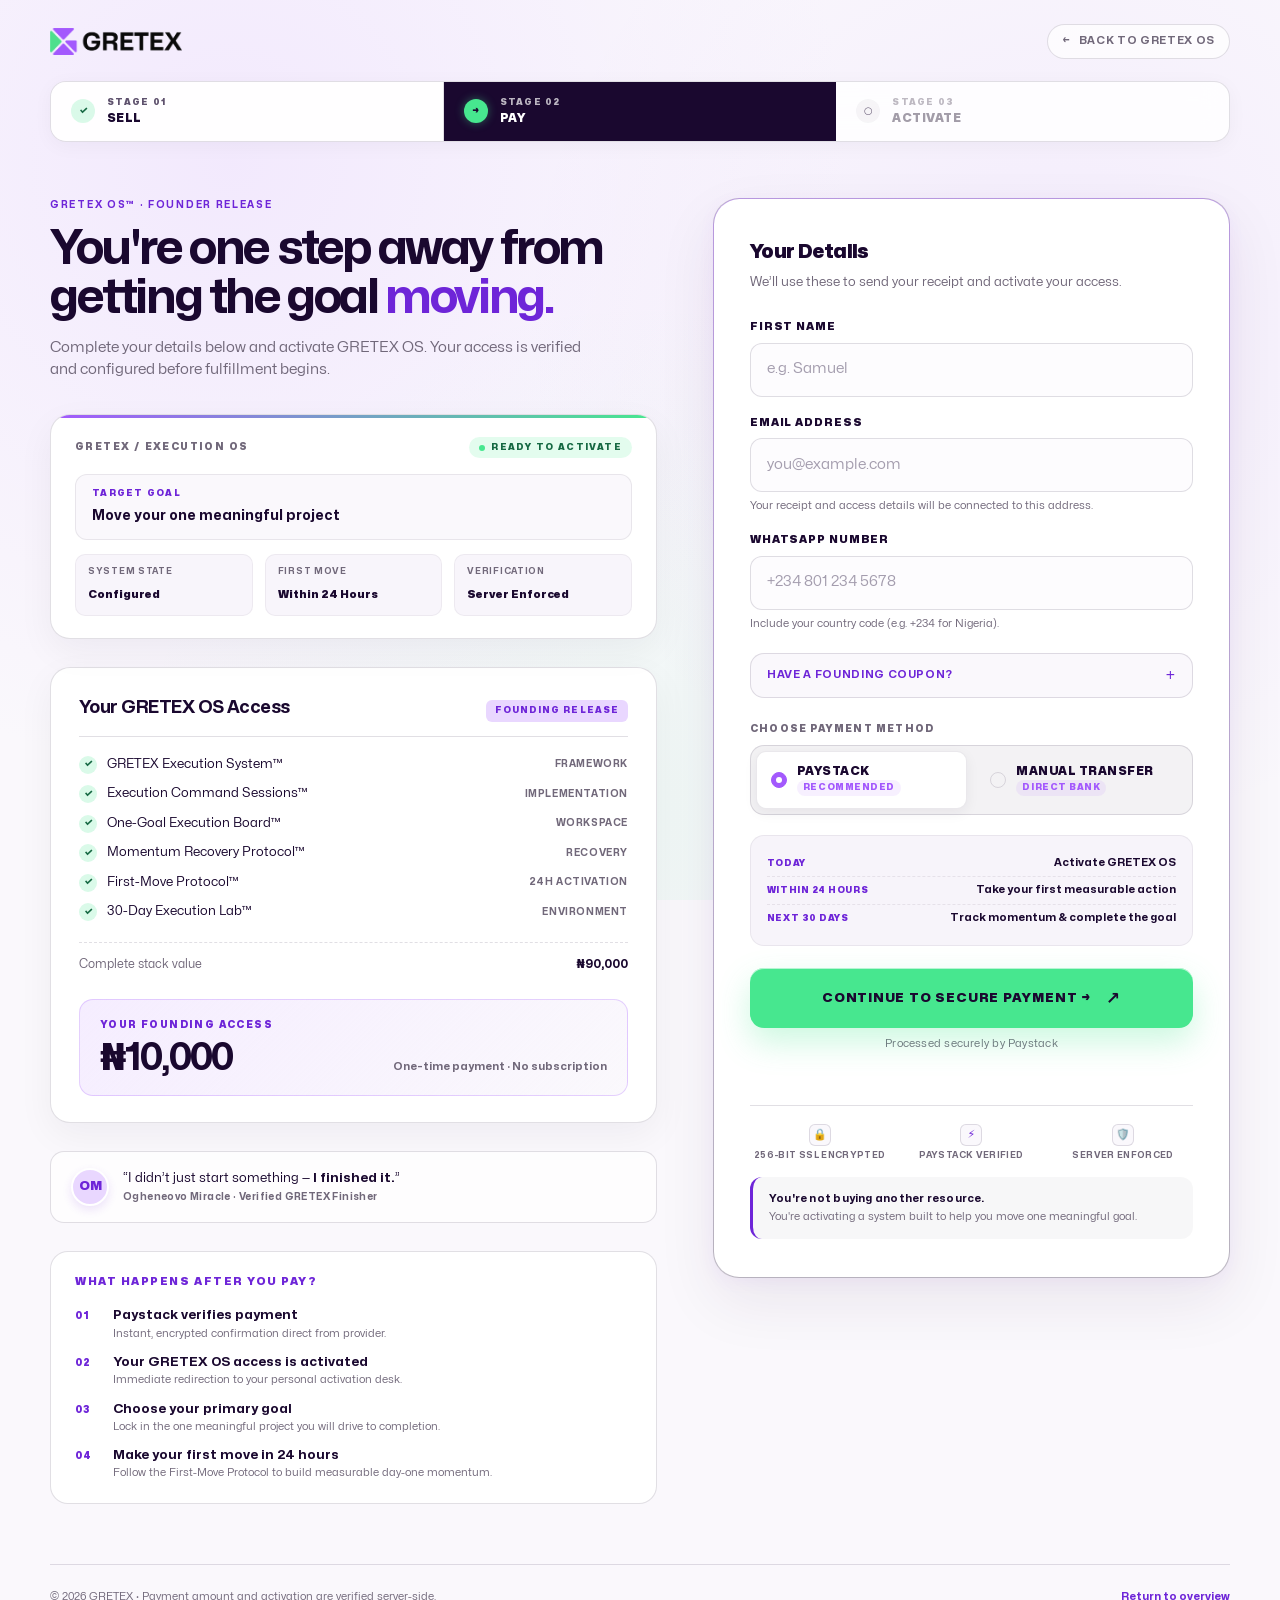
<file: checkout/index.html>
<!doctype html>
<html lang="en">
<head>
  <meta charset="utf-8">
  <meta name="viewport" content="width=device-width,initial-scale=1">
  <meta name="description" content="Secure founding access to GRETEX OS™. One-time payment, instant verification, and immediate 24-hour activation.">
  <meta name="theme-color" content="#FAF8FC">
  <title>Checkout · GRETEX OS™ — Activate Your Execution System</title>
  <link rel="icon" href="/assets/gretex-icon.webp">
  <link rel="preload" href="/assets/Mona-Sans-Regular.ttf" as="font" type="font/ttf" crossorigin>
  <link rel="preload" href="/assets/Mona-Sans-Bold.ttf" as="font" type="font/ttf" crossorigin>
  <link rel="preload" href="/assets/Mona-Sans-Black.ttf" as="font" type="font/ttf" crossorigin>
  <link rel="stylesheet" href="/styles/system.css">
  <link rel="stylesheet" href="/styles/checkout.css">
</head>
<body class="checkout-page">
  <a class="skip" href="#main">Skip to checkout details</a>

  <header class="checkout-header shell">
    <div class="checkout-header-inner">
      <a class="brand" href="/" aria-label="GRETEX OS Home">
        <img src="/assets/gretex-logo.webp" width="132" height="28" alt="GRETEX">
      </a>
      <div class="checkout-header-actions">
        <a class="checkout-back-link" href="/" aria-label="Return to GRETEX OS overview">
          <span aria-hidden="true">←</span> Back to GRETEX OS
        </a>
      </div>
    </div>

    <!-- 3-Stage Progress Rail -->
    <nav class="checkout-rail" aria-label="Checkout journey progress">
      <div class="rail-stage is-complete" aria-label="Stage 1: Sell completed">
        <span class="rail-badge" aria-hidden="true">✓</span>
        <div class="rail-text">
          <span class="rail-step-num">STAGE 01</span>
          <span class="rail-title">SELL</span>
        </div>
      </div>
      <div class="rail-stage is-active" aria-current="step" aria-label="Stage 2: Pay active">
        <span class="rail-badge" aria-hidden="true">→</span>
        <div class="rail-text">
          <span class="rail-step-num">STAGE 02</span>
          <span class="rail-title">PAY</span>
        </div>
      </div>
      <div class="rail-stage is-locked" aria-label="Stage 3: Activate upcoming">
        <span class="rail-badge" aria-hidden="true">○</span>
        <div class="rail-text">
          <span class="rail-step-num">STAGE 03</span>
          <span class="rail-title">ACTIVATE</span>
        </div>
      </div>
    </nav>
  </header>

  <main id="main" class="shell checkout-main-grid">
    <!-- Left Column: Order Experience & Reassurance -->
    <section class="checkout-left-flow" aria-labelledby="checkout-headline">
      <div class="checkout-headline-block">
        <p class="eyebrow">GRETEX OS™ · Founder Release</p>
        <h1 id="checkout-headline">You're one step away from getting the goal <em>moving.</em></h1>
        <p class="lede">Complete your details below and activate GRETEX OS. Your access is verified and configured before fulfillment begins.</p>
      </div>

      <!-- Compact System State / Product Visual Box -->
      <div class="os-preview-box" aria-label="Execution system status preview">
        <div class="os-preview-header">
          <span>GRETEX / EXECUTION OS</span>
          <span class="os-status-tag"><i aria-hidden="true"></i> READY TO ACTIVATE</span>
        </div>
        <div class="os-goal-row">
          <span class="os-goal-label">TARGET GOAL</span>
          <span class="os-goal-value">Move your one meaningful project</span>
        </div>
        <div class="os-meta-grid">
          <div class="os-meta-item">
            <span>System State</span>
            <strong>Configured</strong>
          </div>
          <div class="os-meta-item">
            <span>First Move</span>
            <strong>Within 24 Hours</strong>
          </div>
          <div class="os-meta-item">
            <span>Verification</span>
            <strong>Server Enforced</strong>
          </div>
        </div>
      </div>

      <!-- Order Summary Card -->
      <div class="order-summary-card" aria-labelledby="order-summary-title">
        <div class="summary-card-header">
          <h2 id="order-summary-title">Your GRETEX OS Access</h2>
          <span class="summary-release-pill">Founding Release</span>
        </div>

        <ul class="summary-systems-list" aria-label="Included operating systems">
          <li>
            <div class="summary-item-left">
              <span class="summary-check-icon" aria-hidden="true">✓</span>
              <span>GRETEX Execution System™</span>
            </div>
            <span class="summary-item-tag">Framework</span>
          </li>
          <li>
            <div class="summary-item-left">
              <span class="summary-check-icon" aria-hidden="true">✓</span>
              <span>Execution Command Sessions™</span>
            </div>
            <span class="summary-item-tag">Implementation</span>
          </li>
          <li>
            <div class="summary-item-left">
              <span class="summary-check-icon" aria-hidden="true">✓</span>
              <span>One-Goal Execution Board™</span>
            </div>
            <span class="summary-item-tag">Workspace</span>
          </li>
          <li>
            <div class="summary-item-left">
              <span class="summary-check-icon" aria-hidden="true">✓</span>
              <span>Momentum Recovery Protocol™</span>
            </div>
            <span class="summary-item-tag">Recovery</span>
          </li>
          <li>
            <div class="summary-item-left">
              <span class="summary-check-icon" aria-hidden="true">✓</span>
              <span>First-Move Protocol™</span>
            </div>
            <span class="summary-item-tag">24h Activation</span>
          </li>
          <li>
            <div class="summary-item-left">
              <span class="summary-check-icon" aria-hidden="true">✓</span>
              <span>30-Day Execution Lab™</span>
            </div>
            <span class="summary-item-tag">Environment</span>
          </li>
        </ul>

        <div class="summary-stack-value-line">
          <span>Complete stack value</span>
          <strong>₦90,000</strong>
        </div>

        <!-- Price Presentation Box -->
        <div class="checkout-pricing-box" aria-label="Checkout price summary">
          <div class="pricing-box-label">
            <span>Your founding access</span>
            <span class="coupon-active-badge" id="coupon-active-badge" hidden>25% SAVINGS ACTIVE</span>
          </div>
          <div class="pricing-box-total-row">
            <div>
              <span class="pricing-original-strike" id="pricing-strike" hidden aria-label="Original price ₦10,000">₦10,000</span>
              <strong data-total>₦10,000</strong>
            </div>
            <span class="pricing-box-note">One-time payment · No subscription</span>
          </div>
        </div>
      </div>

      <!-- Micro-Proof Reassurance -->
      <div class="micro-proof-box" aria-label="Verified participant quote">
        <div class="micro-proof-avatar" aria-hidden="true">OM</div>
        <div>
          <blockquote class="micro-proof-quote">
            “I didn’t just start something — <em>I finished it.</em>”
          </blockquote>
          <div class="micro-proof-author">Ogheneovo Miracle · Verified GRETEX Finisher</div>
        </div>
      </div>

      <!-- What Happens Next Reassurance -->
      <div class="what-happens-card" aria-labelledby="what-happens-title">
        <h3 id="what-happens-title">What happens after you pay?</h3>
        <div class="next-steps-list">
          <div class="next-step-row">
            <span class="next-step-num">01</span>
            <div class="next-step-text">
              <strong>Paystack verifies payment</strong>
              <span>Instant, encrypted confirmation direct from provider.</span>
            </div>
          </div>
          <div class="next-step-row">
            <span class="next-step-num">02</span>
            <div class="next-step-text">
              <strong>Your GRETEX OS access is activated</strong>
              <span>Immediate redirection to your personal activation desk.</span>
            </div>
          </div>
          <div class="next-step-row">
            <span class="next-step-num">03</span>
            <div class="next-step-text">
              <strong>Choose your primary goal</strong>
              <span>Lock in the one meaningful project you will drive to completion.</span>
            </div>
          </div>
          <div class="next-step-row">
            <span class="next-step-num">04</span>
            <div class="next-step-text">
              <strong>Make your first move in 24 hours</strong>
              <span>Follow the First-Move Protocol to build measurable day-one momentum.</span>
            </div>
          </div>
        </div>
      </div>
    </section>

    <!-- Right Column: Buyer Details & Secure Checkout Form -->
    <section class="checkout-panel" aria-labelledby="form-panel-title">
      <div class="panel-header">
        <h2 class="panel-title" id="form-panel-title">Your Details</h2>
        <p class="panel-subtitle">We’ll use these to send your receipt and activate your access.</p>
      </div>

      <form id="checkout-form" novalidate>
        <div class="form-field-group">
          <div class="form-field">
            <label for="firstName">First name</label>
            <input id="firstName" name="firstName" autocomplete="given-name" required maxlength="80" placeholder="e.g. Samuel">
          </div>

          <div class="form-field">
            <label for="email">Email address</label>
            <input id="email" name="email" type="email" autocomplete="email" required placeholder="you@example.com">
            <small>Your receipt and access details will be connected to this address.</small>
          </div>

          <div class="form-field">
            <label for="whatsapp">WhatsApp number</label>
            <input id="whatsapp" name="whatsapp" type="tel" autocomplete="tel" inputmode="tel" placeholder="+234 801 234 5678" required>
            <small>Include your country code (e.g. +234 for Nigeria).</small>
          </div>
        </div>

        <!-- Collapsible Founding Coupon Accordion -->
        <div class="coupon-accordion" id="coupon-accordion">
          <button type="button" class="coupon-toggle" id="coupon-toggle" aria-expanded="false" aria-controls="coupon-content">
            <span>Have a founding coupon?</span>
            <span class="coupon-toggle-icon" id="coupon-toggle-icon" aria-hidden="true">+</span>
          </button>
          <div class="coupon-content" id="coupon-content">
            <div class="coupon-input-row">
              <input id="coupon" autocomplete="off" placeholder="ENTER CODE" aria-label="Enter coupon code" aria-describedby="coupon-status">
              <button type="button" id="coupon-check">Apply</button>
            </div>
            <p class="coupon-status-text" id="coupon-status" aria-live="polite"></p>
          </div>
        </div>

        <!-- Payment Method Selector Section -->
        <div class="payment-method-section" aria-labelledby="payment-method-title">
          <span class="payment-section-label" id="payment-method-title">CHOOSE PAYMENT METHOD</span>
          <div class="payment-method-selector" role="radiogroup" aria-label="Payment method selection">
            <button type="button" class="method-tab is-active" id="method-paystack" role="radio" aria-checked="true" data-method="paystack">
              <span class="method-tab-indicator" aria-hidden="true"></span>
              <div class="method-tab-text">
                <span class="method-tab-name">PAYSTACK</span>
                <span class="method-tab-tag">RECOMMENDED</span>
              </div>
            </button>
            <button type="button" class="method-tab" id="method-manual" role="radio" aria-checked="false" data-method="manual_transfer">
              <span class="method-tab-indicator" aria-hidden="true"></span>
              <div class="method-tab-text">
                <span class="method-tab-name">MANUAL TRANSFER</span>
                <span class="method-tab-tag">DIRECT BANK</span>
              </div>
            </button>
          </div>
        </div>

        <!-- Option A: Paystack Container -->
        <div class="payment-panel is-visible" id="paystack-panel" aria-label="Paystack payment options">
          <!-- Decision Confirmation / Outcome Block -->
          <div class="decision-confirm-box" aria-label="Commitment summary">
            <div class="decision-step-row">
              <span class="decision-timing">Today</span>
              <span class="decision-action">Activate GRETEX OS</span>
            </div>
            <div class="decision-step-row">
              <span class="decision-timing">Within 24 Hours</span>
              <span class="decision-action">Take your first measurable action</span>
            </div>
            <div class="decision-step-row">
              <span class="decision-timing">Next 30 Days</span>
              <span class="decision-action">Track momentum & complete the goal</span>
            </div>
          </div>

          <!-- Tactile Payment CTA -->
          <button class="checkout-submit-btn button" type="submit" id="checkout-submit">
            <span>CONTINUE TO SECURE PAYMENT →</span>
          </button>
          <p class="paystack-subline">Processed securely by Paystack</p>

          <!-- Inline Error Message -->
          <p class="checkout-error-msg error" id="checkout-error" role="alert"></p>

          <!-- Paystack Trust Row -->
          <div class="paystack-trust-row" aria-label="Security and payment assurance">
            <div class="trust-badge">
              <div class="trust-icon" aria-hidden="true">🔒</div>
              <span>256-Bit SSL Encrypted</span>
            </div>
            <div class="trust-badge">
              <div class="trust-icon" aria-hidden="true">⚡</div>
              <span>Paystack Verified</span>
            </div>
            <div class="trust-badge">
              <div class="trust-icon" aria-hidden="true">🛡️</div>
              <span>Server Enforced</span>
            </div>
          </div>
        </div>

        <!-- Option B: Manual Bank Transfer Container -->
        <div class="payment-panel" id="manual-panel" hidden aria-label="Manual bank transfer options">
          <div class="manual-headline-block">
            <h3 class="manual-headline">PAY VIA BANK TRANSFER</h3>
            <p class="manual-support">Transfer the exact amount shown below, then submit your payment details for confirmation.</p>
          </div>

          <!-- Official Bank Details Banner -->
          <div class="manual-preview-banner" role="status">
            <span class="manual-preview-pill">OFFICIAL GRETEX PAYMENT ACCOUNT</span>
          </div>

          <!-- Bank Account Details Card -->
          <div class="manual-account-card">
            <div class="manual-account-grid">
              <div class="manual-cell">
                <span class="manual-label">BANK</span>
                <strong class="manual-val" id="manual-bank-name">Moniepoint Microfinance Bank</strong>
              </div>
              <div class="manual-cell">
                <span class="manual-label">ACCOUNT NUMBER</span>
                <div class="manual-copy-row">
                  <strong class="manual-val account-number-text" id="manual-account-number">5556829717</strong>
                  <button type="button" class="copy-account-btn" id="copy-account-btn" aria-label="Copy account number">
                    <span id="copy-btn-label">COPY ACCOUNT NUMBER</span>
                  </button>
                </div>
              </div>
              <div class="manual-cell">
                <span class="manual-label">ACCOUNT NAME</span>
                <strong class="manual-val" id="manual-account-name">Toluwaniyi Boluwajoko</strong>
              </div>
              <div class="manual-cell highlight-cell">
                <span class="manual-label">AMOUNT TO TRANSFER</span>
                <strong class="manual-val amount-val" id="manual-transfer-amount">₦10,000</strong>
              </div>
            </div>
          </div>

          <!-- Transfer Confirmation Form -->
          <div class="manual-confirmation-section" id="manual-entry-step">
            <h4 class="manual-subhead">I'VE MADE THE TRANSFER</h4>
            <p class="manual-entry-note">Submit your transfer details below. We'll verify your payment before activating your GRETEX OS access.</p>

            <div class="manual-fields-stack">
              <div class="form-field">
                <label for="transferPayerName">Payer full name</label>
                <input id="transferPayerName" name="transferPayerName" maxlength="120" placeholder="Name on sender bank account">
              </div>
              <div class="form-field">
                <label for="transferReference">Transfer reference / narration</label>
                <input id="transferReference" name="transferReference" maxlength="160" placeholder="e.g. Bank narration, session ID, or reference">
                <small>Helps us match your transaction swiftly.</small>
              </div>
            </div>

            <button type="button" class="checkout-submit-btn button manual-submit-btn" id="manual-submit-btn">
              <span>I'VE MADE THE TRANSFER →</span>
            </button>

            <!-- Manual Inline Error Message -->
            <p class="checkout-error-msg error" id="manual-error" role="alert"></p>
          </div>

          <!-- Transfer Submitted State (Revealed upon submission) -->
          <div class="manual-submitted-state" id="manual-submitted-state" hidden aria-live="polite">
            <div class="submitted-badge-row">
              <span class="submitted-icon" aria-hidden="true">⏳</span>
              <span class="submitted-pill">STATUS: MANUAL PENDING</span>
            </div>
            <h4 class="submitted-title">TRANSFER SUBMITTED</h4>
            <p class="submitted-desc">We'll verify your payment before activating your GRETEX OS access.</p>
            <div class="submitted-details-box">
              <div class="submitted-meta-row">
                <span>ORDER REFERENCE</span>
                <strong id="submitted-ref"></strong>
              </div>
              <div class="submitted-meta-row">
                <span>VERIFICATION</span>
                <strong>Pending Admin Confirmation</strong>
              </div>
            </div>
            <div class="submitted-safe-note">
              <span>Your access will remain securely locked until payment is verified by an authorized admin. You will receive an activation notification once confirmed.</span>
            </div>
          </div>
        </div>

        <!-- Final Persuasion Reassurance Note -->
        <aside class="final-persuasion-note">
          <strong>You're not buying another resource.</strong>
          You're activating a system built to help you move one meaningful goal.
        </aside>
      </form>
    </section>
  </main>

  <footer class="checkout-footer shell">
    <span>© 2026 GRETEX · Payment amount and activation are verified server-side.</span>
    <div class="checkout-footer-links">
      <a href="/">Return to overview</a>
    </div>
  </footer>

  <script type="module" src="/js/checkout.js"></script>
</body>
</html>
</file>
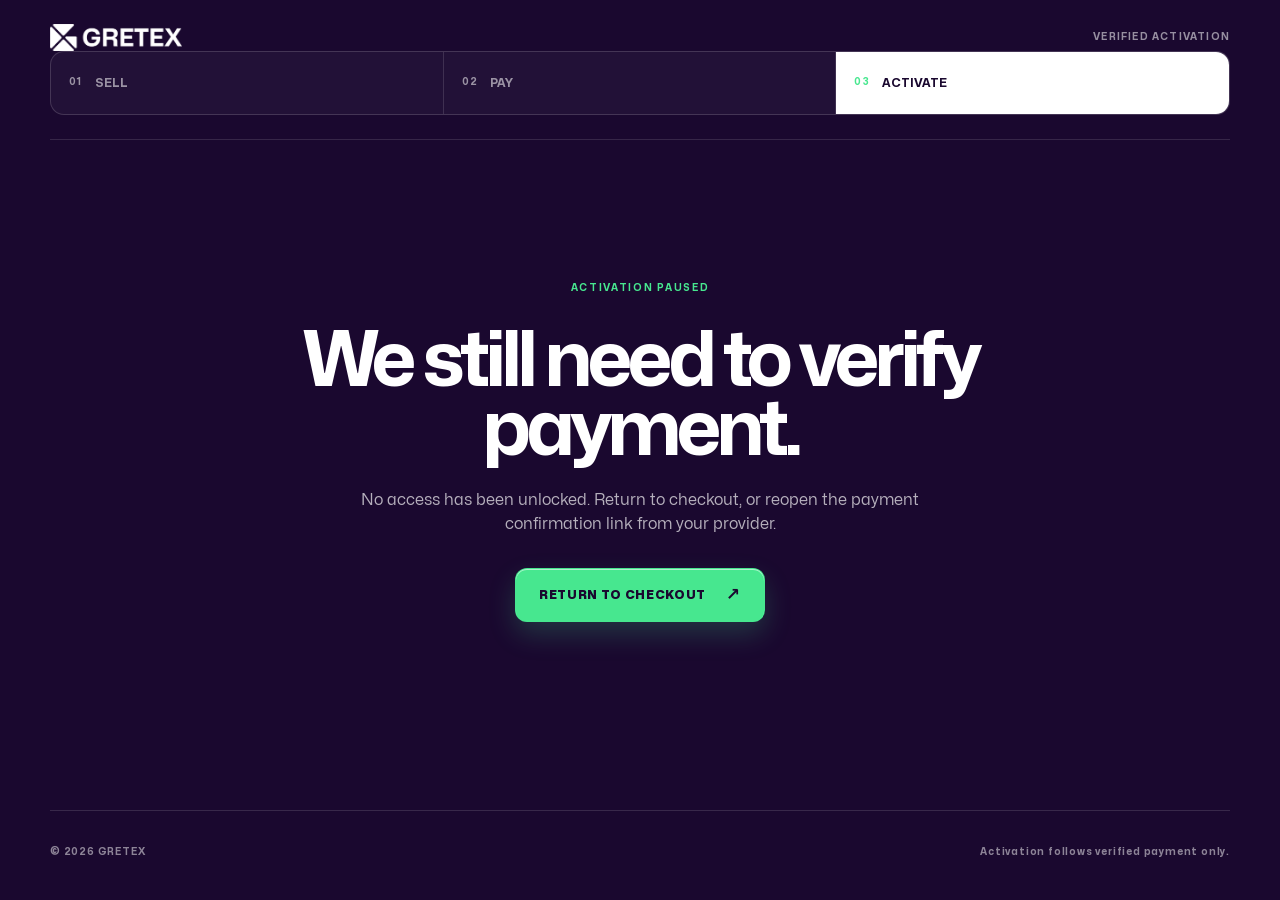
<file: welcome/index.html>
<!doctype html>
<html lang="en">
<head>
  <meta charset="utf-8">
  <meta name="viewport" content="width=device-width,initial-scale=1">
  <meta name="robots" content="noindex,nofollow">
  <meta name="theme-color" content="#1A082F">
  <title>Activate · GRETEX OS™</title>
  <link rel="icon" href="/assets/gretex-icon.webp">
  <link rel="stylesheet" href="/styles/system.css">
</head>
<body class="activation-page">
  <a class="skip" href="#main">Skip to activation</a>
  <header class="site-header shell">
    <nav class="nav" aria-label="Activation"><a class="brand" href="/" aria-label="GRETEX OS home"><img src="/assets/gretex-logo.webp" width="132" height="28" alt="GRETEX"></a><span class="nav-note">Verified activation</span></nav>
    <div class="journey" aria-label="Funnel progress"><div class="journey-step"><b>01</b><span>SELL</span></div><div class="journey-step"><b>02</b><span>PAY</span></div><div class="journey-step" aria-current="step"><b>03</b><span>ACTIVATE</span></div></div>
  </header>
  <main id="main" class="activation shell">
    <section class="activation-state" id="checking" aria-live="polite"><div class="loader" aria-hidden="true"></div><p class="eyebrow">Checking payment</p><h1>Securing your place.</h1><p>We are confirming the transaction directly with the payment provider.</p></section>
    <section class="activation-state" id="unverified" hidden><p class="eyebrow">Activation paused</p><h1>We still need to verify payment.</h1><p>No access has been unlocked. Return to checkout, or reopen the payment confirmation link from your provider.</p><a class="button" href="/checkout">Return to checkout</a></section>
    <section class="activation-state" id="verified" hidden><p class="eyebrow">Payment confirmed</p><h1>Welcome in, <span data-buyer-name></span>.</h1><p>Your GRETEX OS purchase is verified. Your access instructions and first implementation path will appear here once fulfillment is connected.</p><div class="first-move"><b>FIRST MOVE</b><span>Choose the one goal that deserves your execution system first.</span></div></section>
  </main>
  <footer class="site-footer shell"><span>© 2026 GRETEX</span><span>Activation follows verified payment only.</span></footer>
  <script type="module" src="/js/welcome.js"></script>
</body>
</html>
</file>
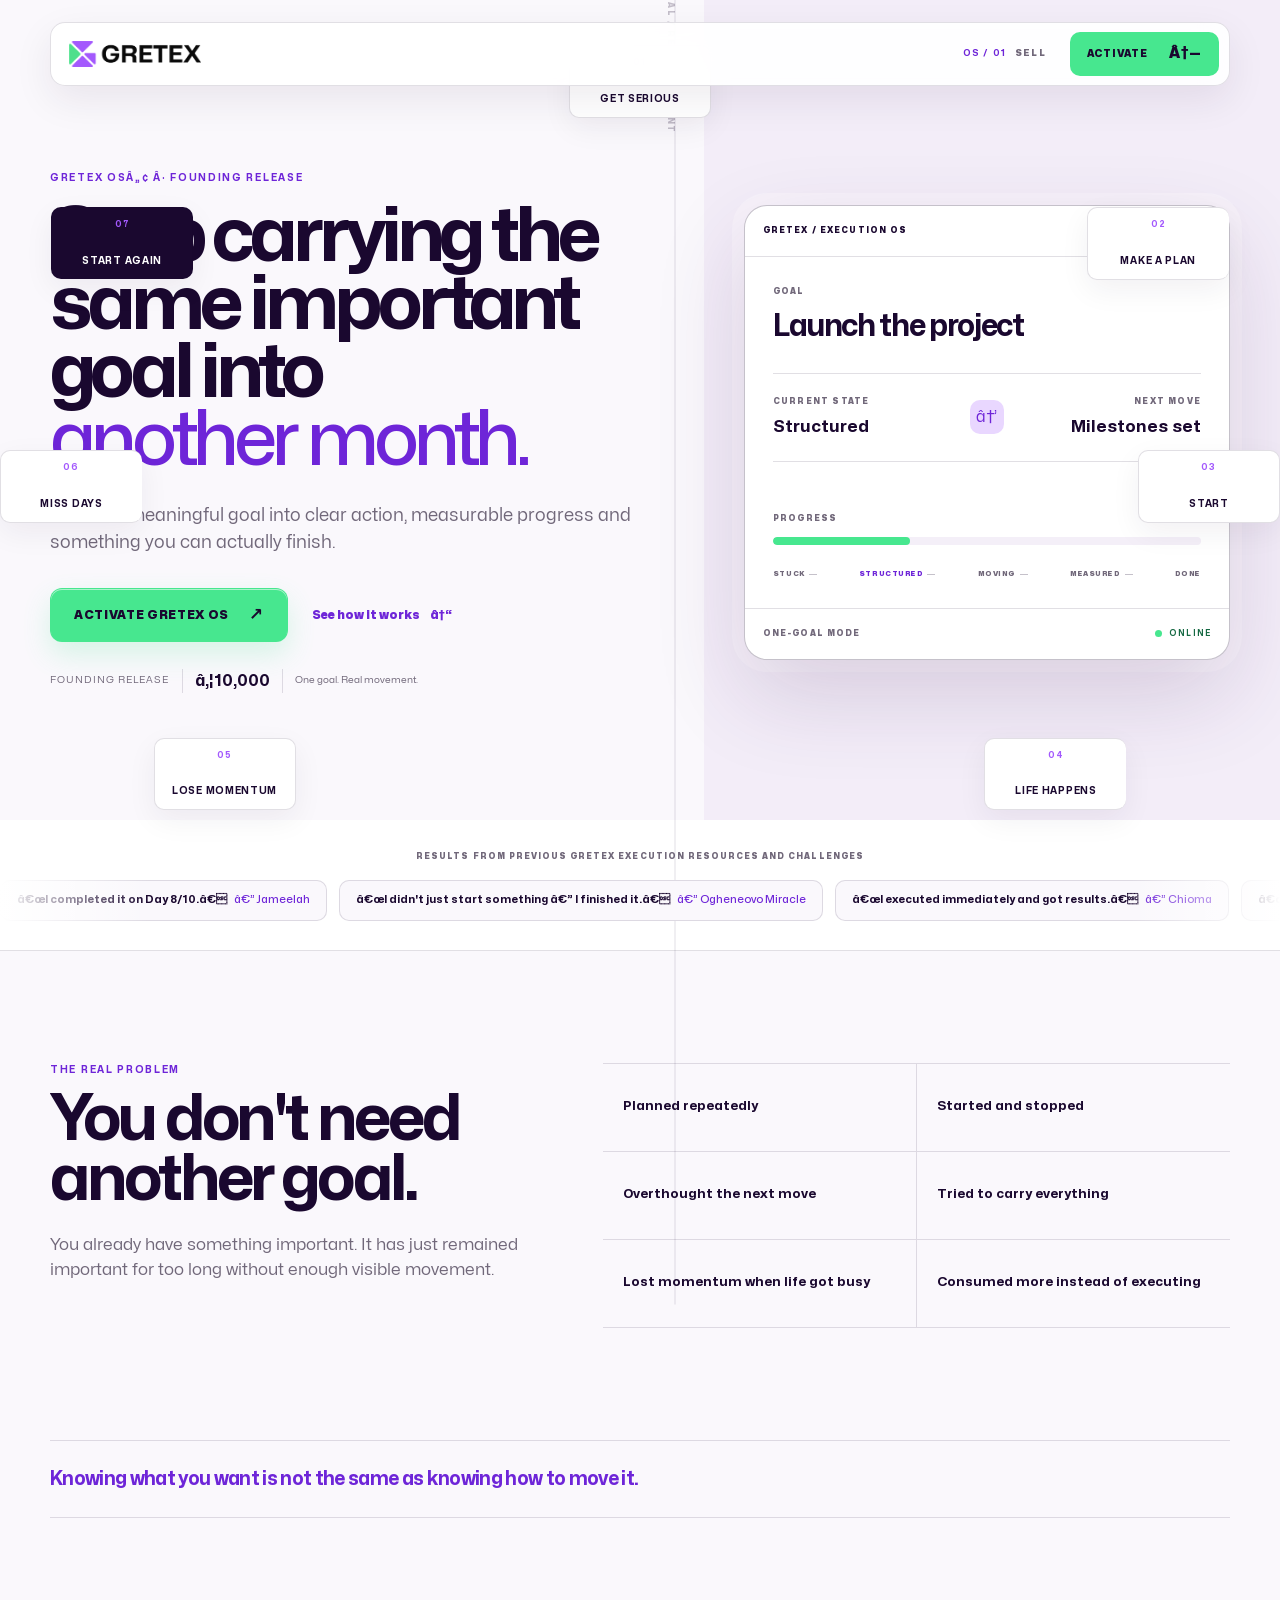
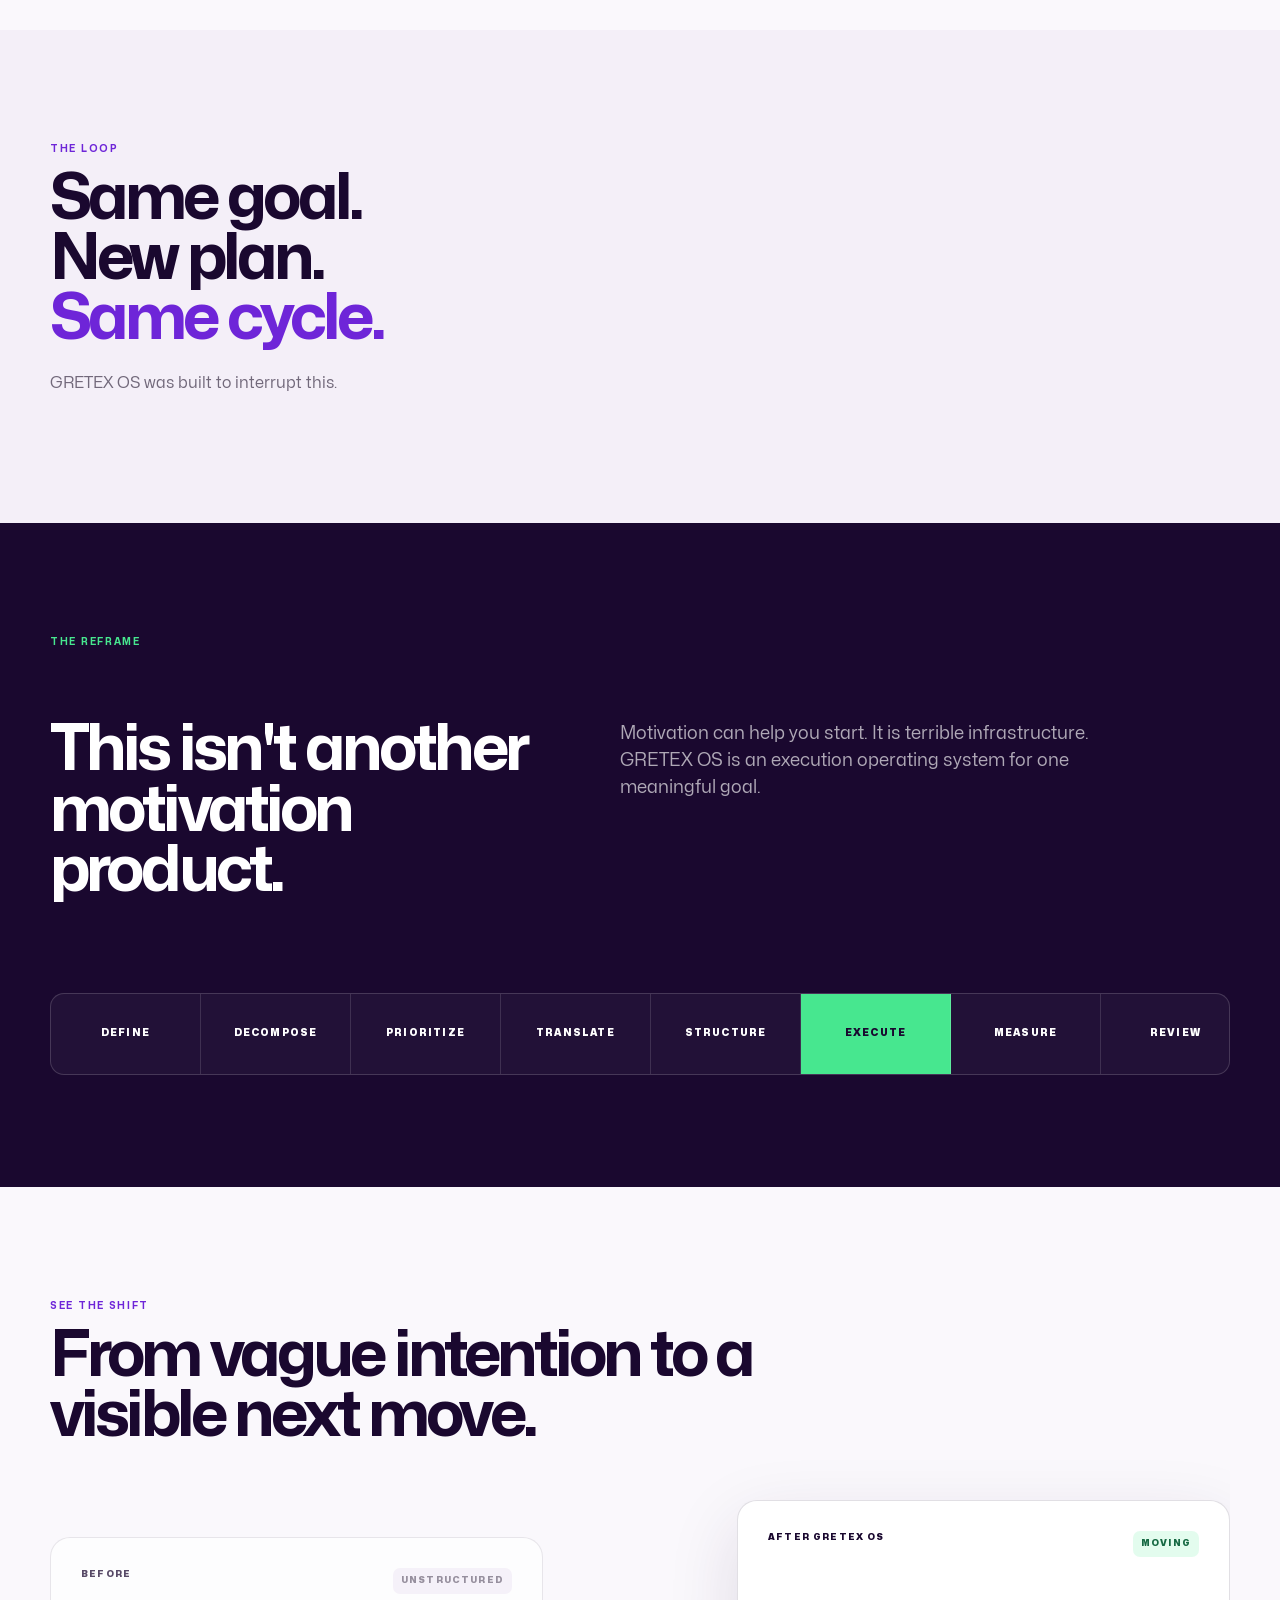
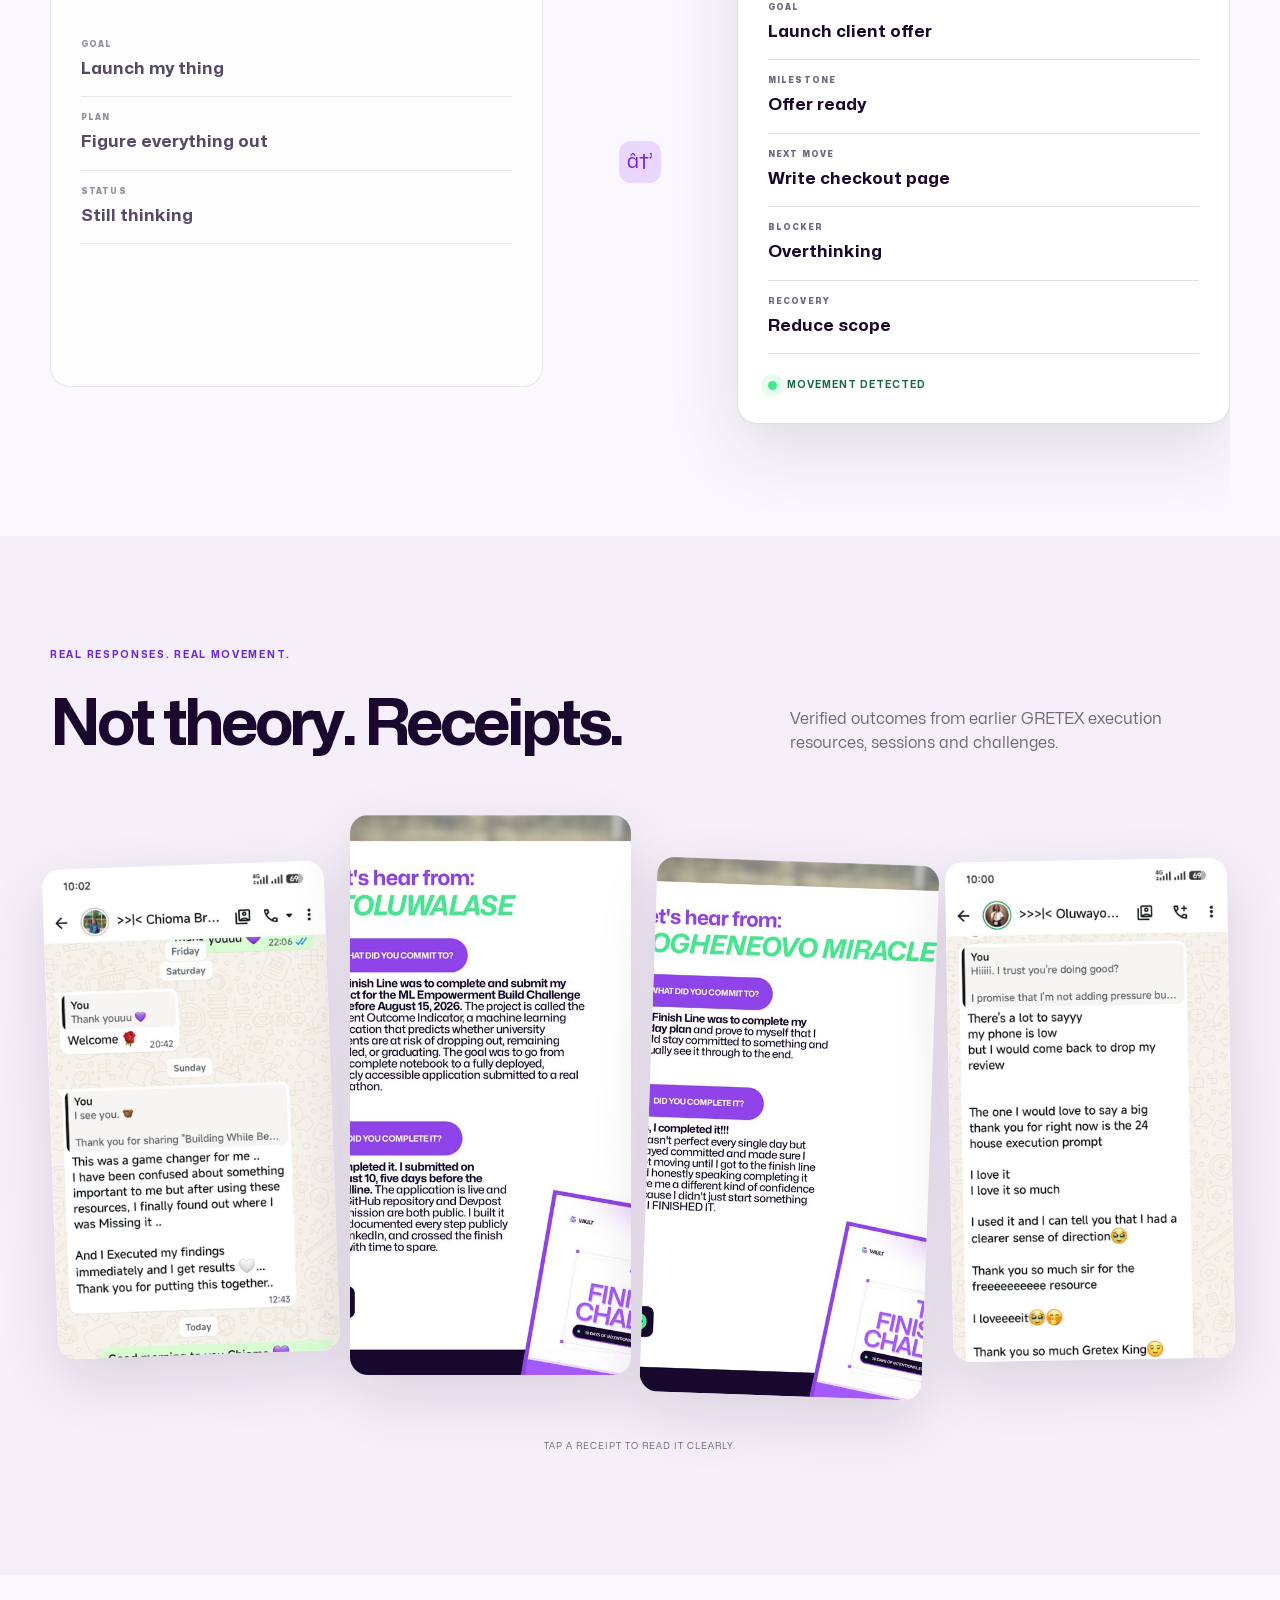
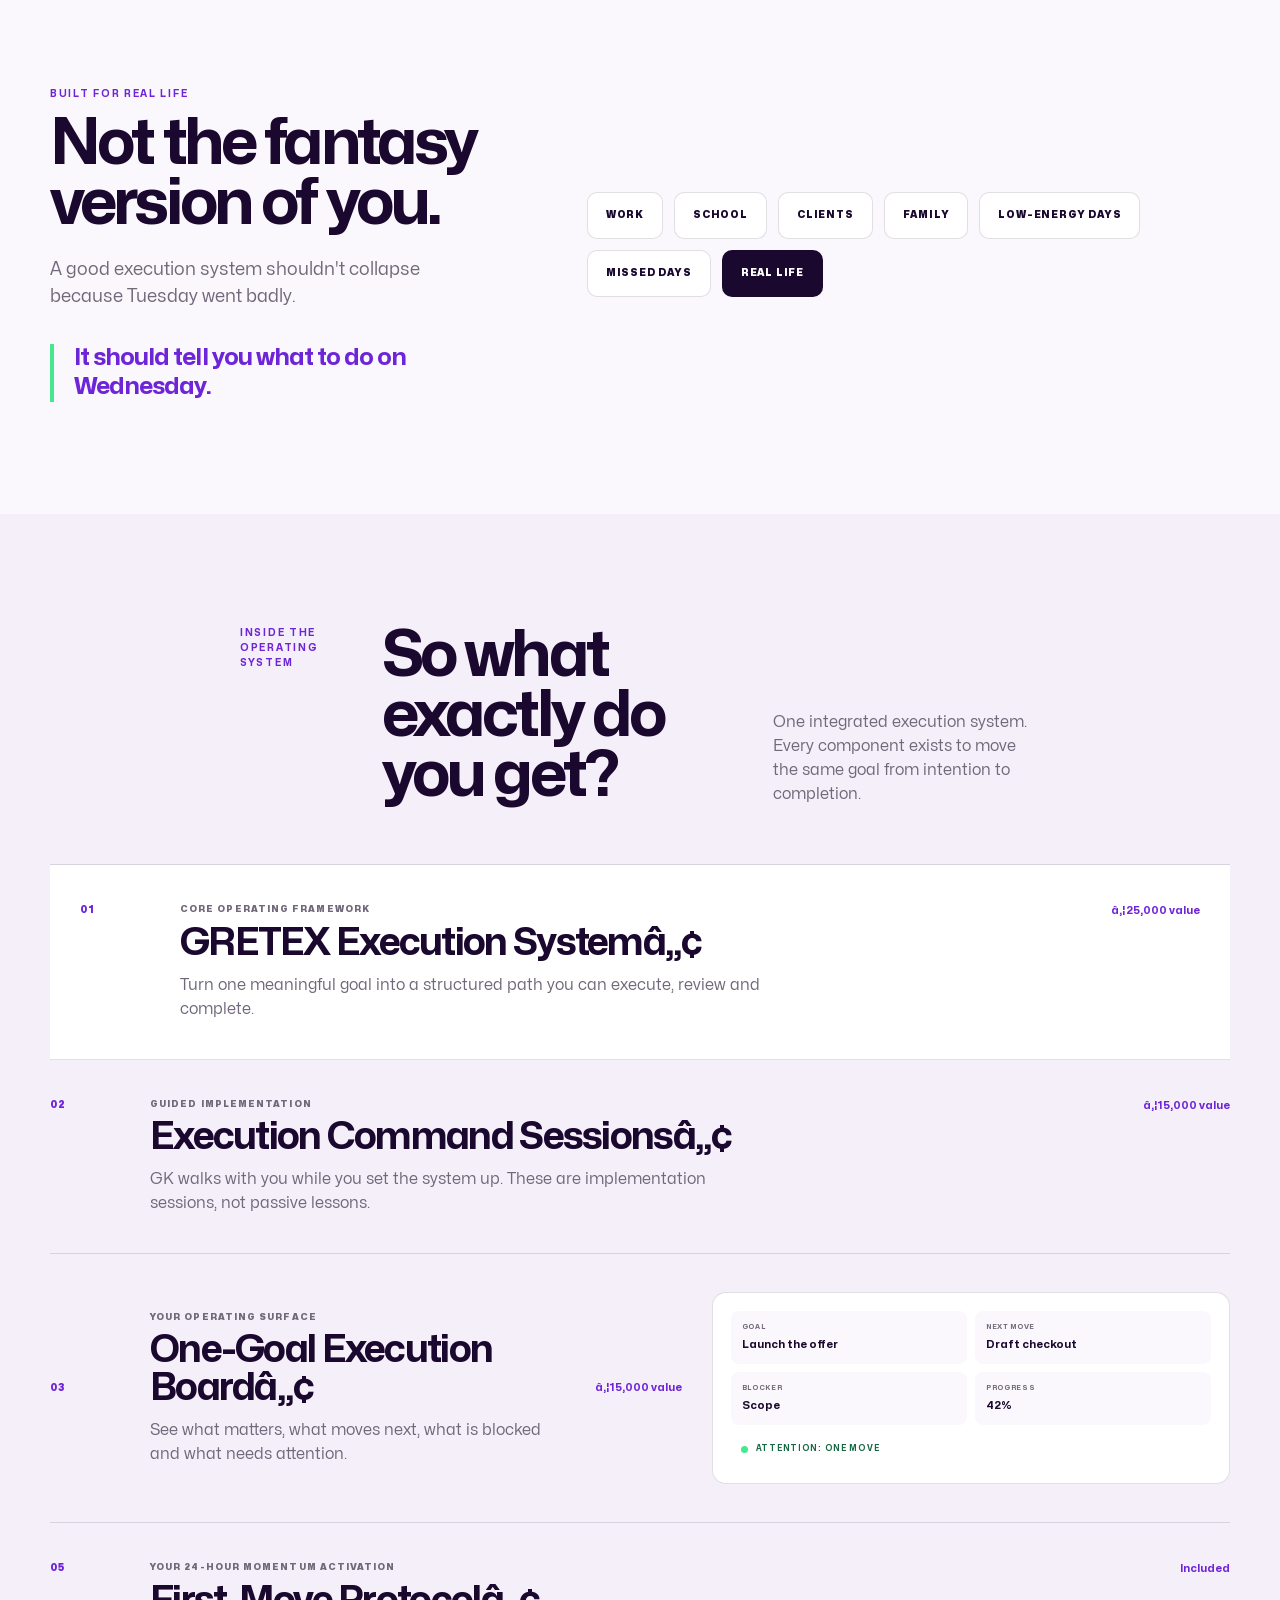
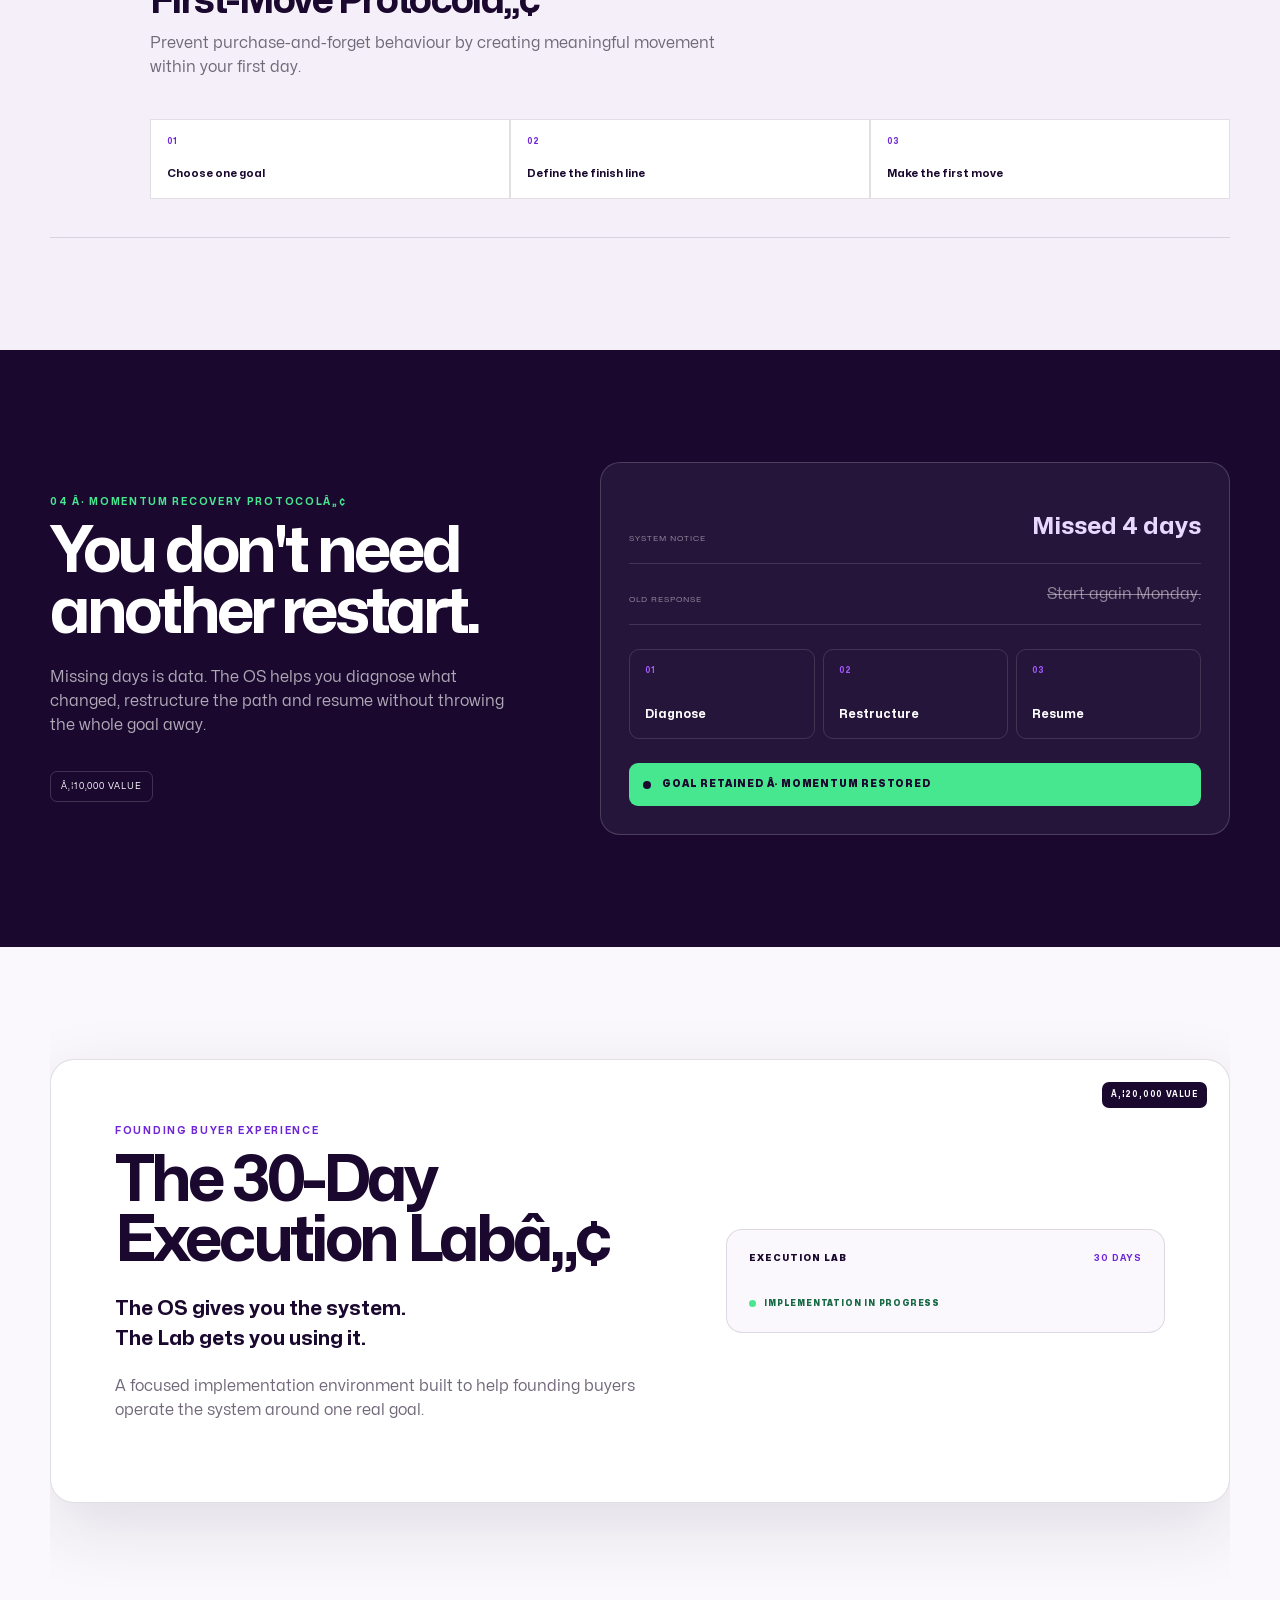
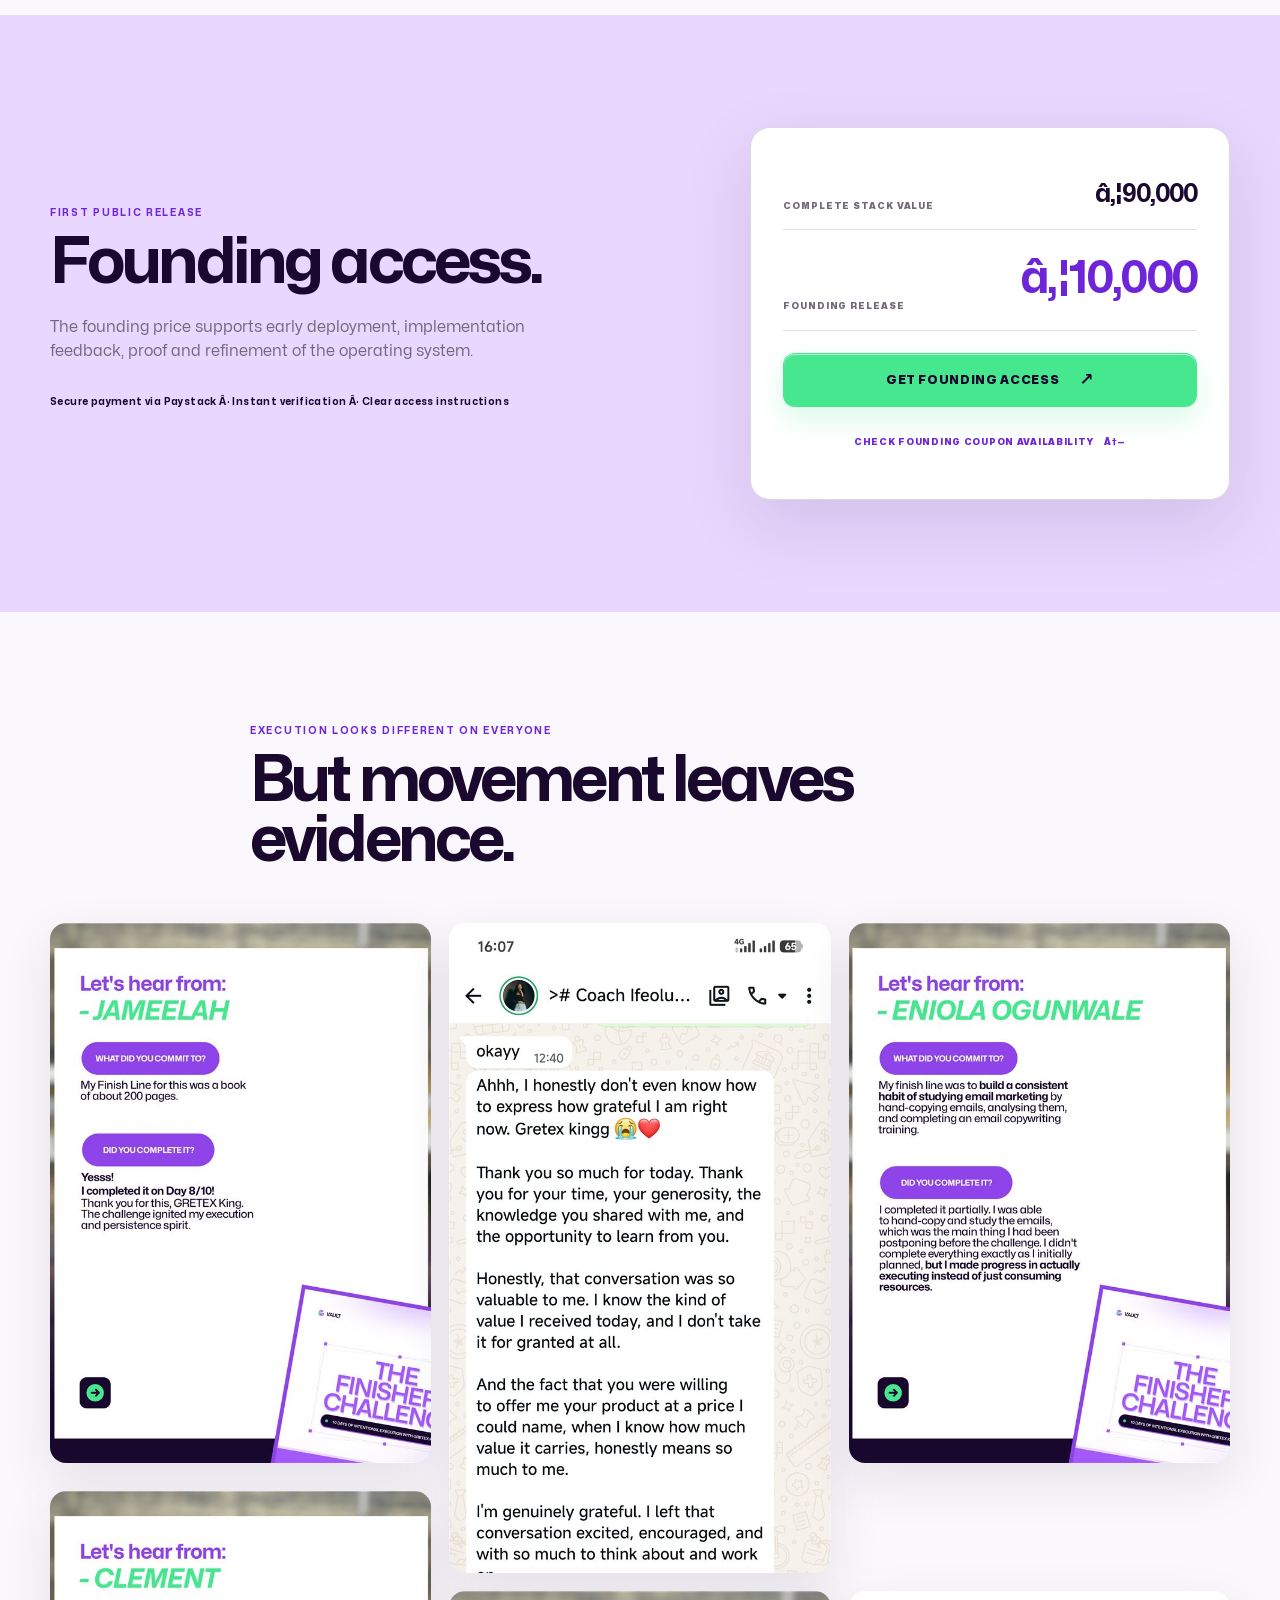
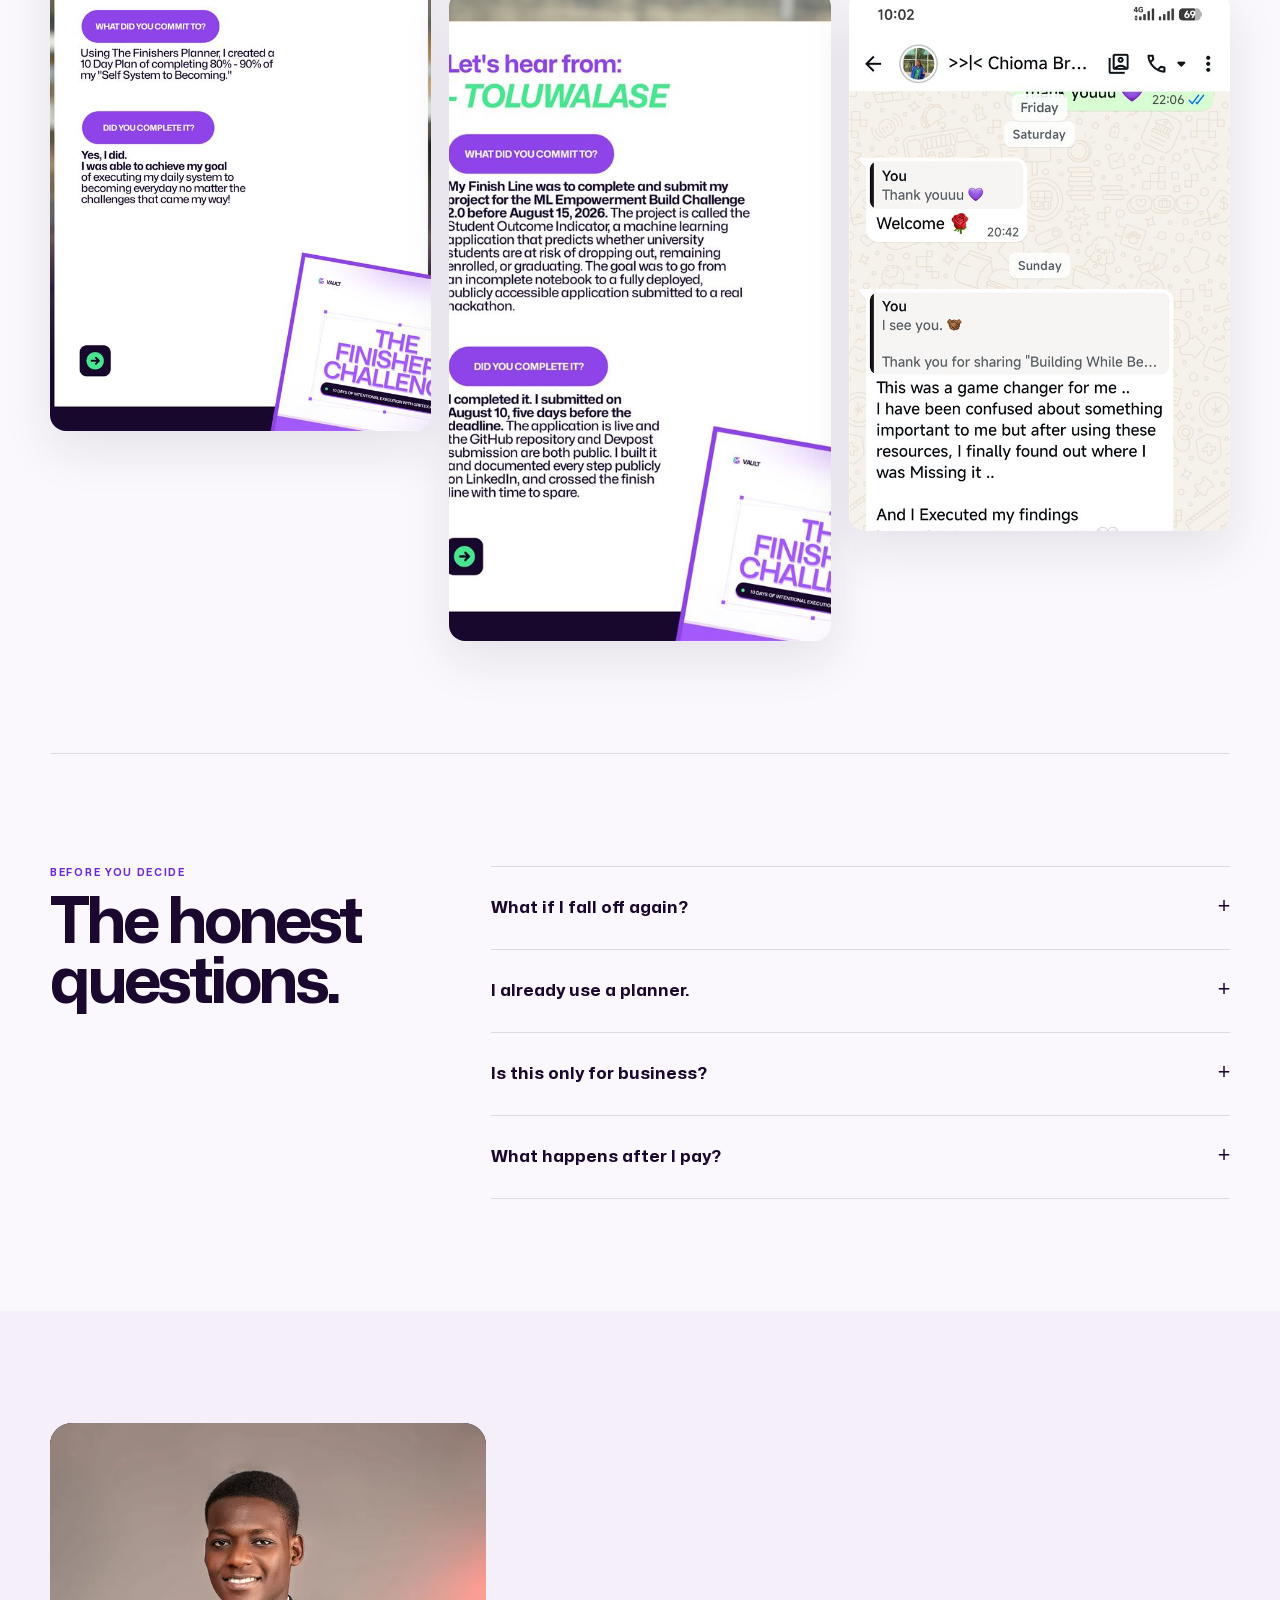
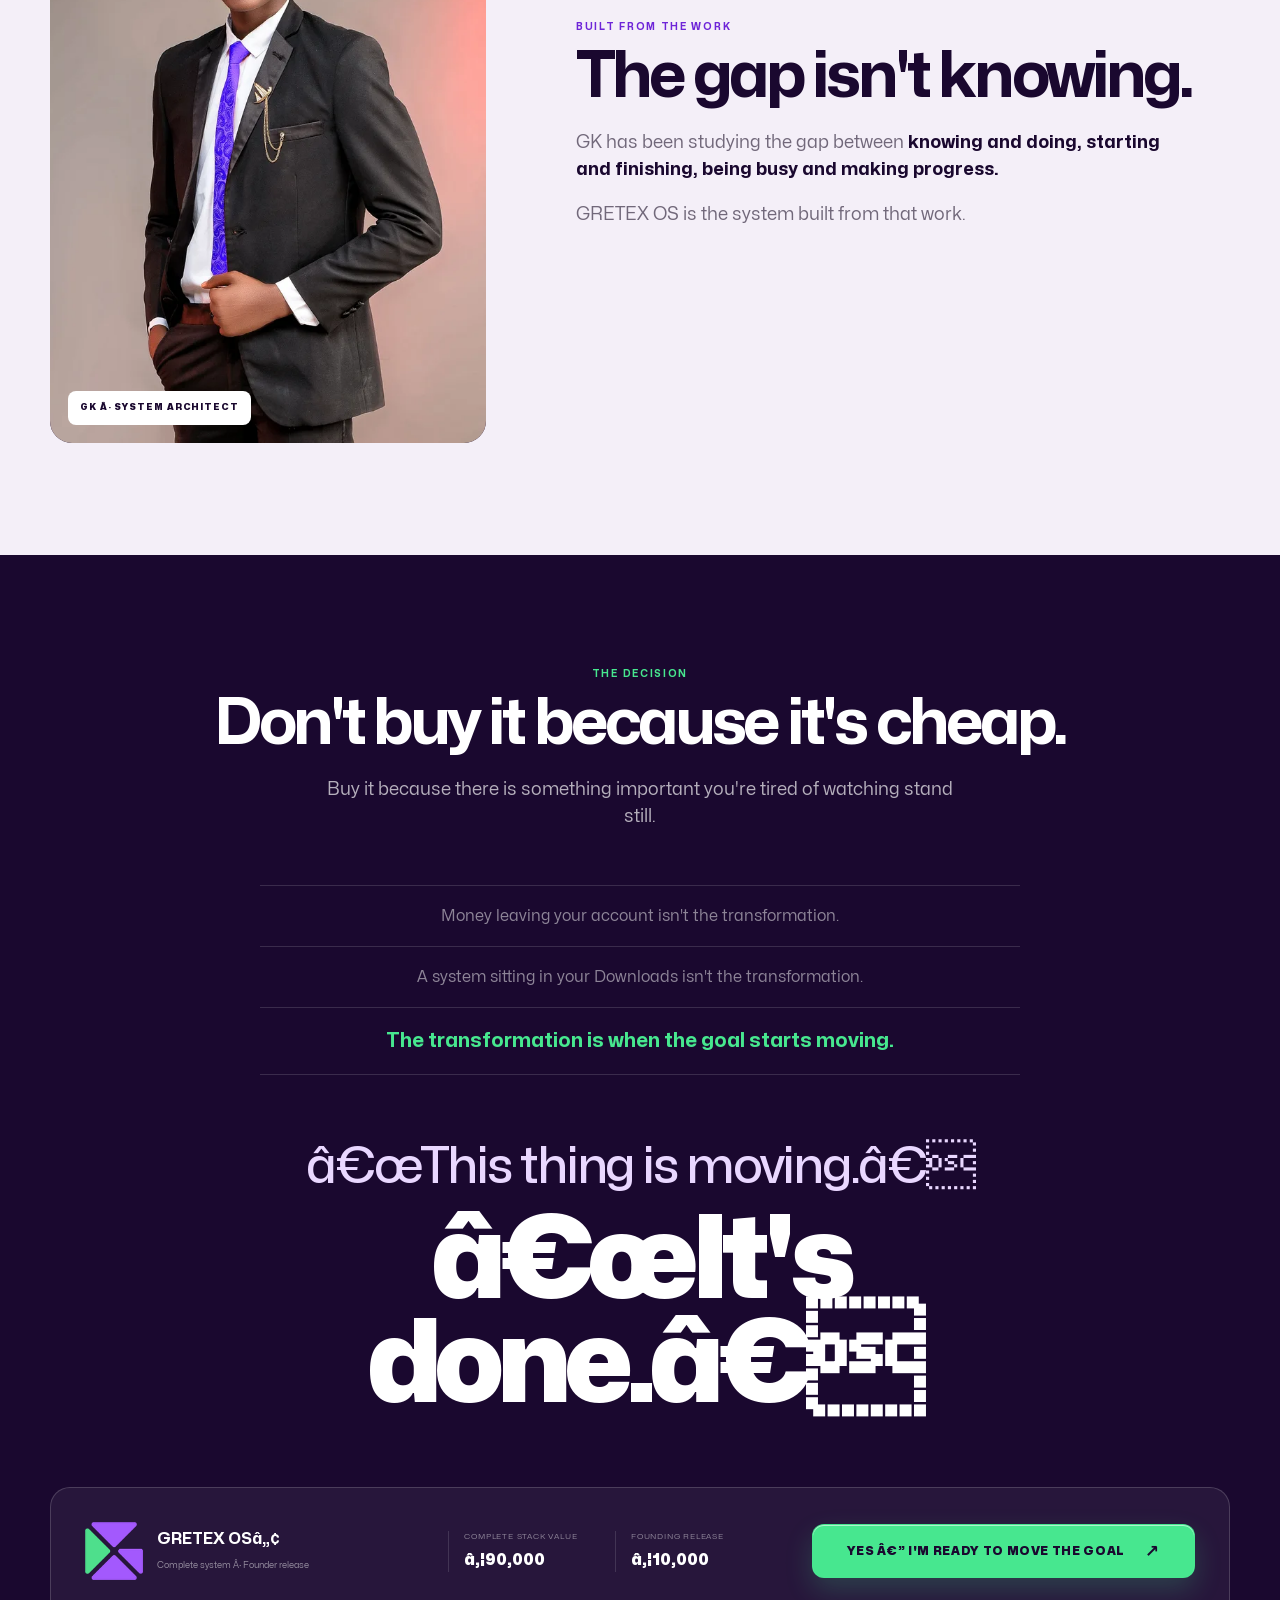
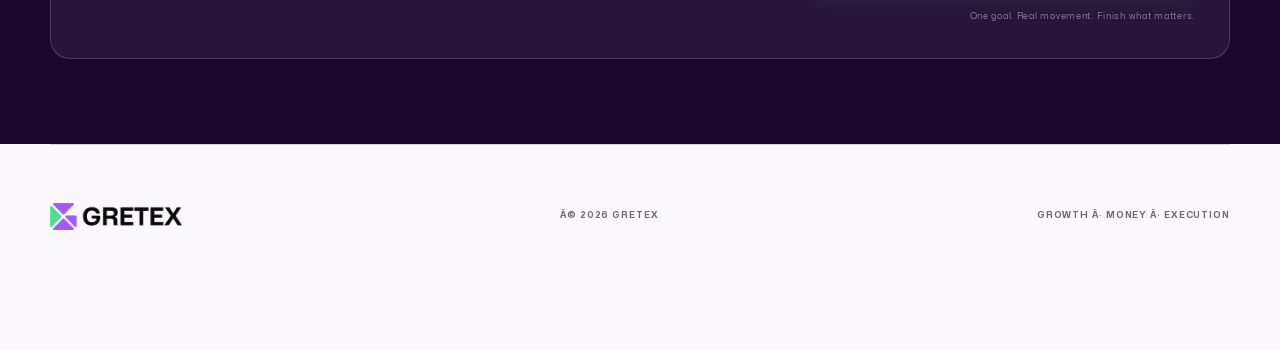
<file: index.bad.html>
﻿<!doctype html>
<html lang="en">
<head>
  <meta charset="utf-8">
  <meta name="viewport" content="width=device-width,initial-scale=1">
  <meta name="description" content="Turn one meaningful goal into clear action, measurable progress and something you can actually finish with GRETEX OS.">
  <meta name="theme-color" content="#FAF8FC">
  <title>GRETEX OSâ„¢ â€” Finish What Matters</title>
  <link rel="icon" href="/assets/gretex-icon.webp">
  <link rel="preload" href="/assets/Mona-Sans-Regular.ttf" as="font" type="font/ttf" crossorigin>
  <link rel="preload" href="/assets/Mona-Sans-Black.ttf" as="font" type="font/ttf" crossorigin>
  <link rel="stylesheet" href="/styles/system.css">
  <link rel="stylesheet" href="/styles/sales.css">
</head>
<body class="sales-page">
  <a class="skip" href="#main">Skip to content</a>
  <header class="sales-nav shell">
    <a class="brand" href="#top" aria-label="GRETEX OS home"><img src="/assets/gretex-logo.webp" width="132" height="28" alt="GRETEX"></a>
    <p><b>OS / 01</b> SELL</p>
    <a class="nav-buy" href="/checkout" data-purchase-link data-track="nav">Activate <span>â†—</span></a>
  </header>

  <main id="main">
    <section class="sell-hero" id="top">
      <div class="shell sell-hero-grid">
        <div class="sell-hero-copy">
          <p class="eyebrow">GRETEX OSâ„¢ Â· Founding release</p>
          <h1>Stop carrying the same important goal into <em>another month.</em></h1>
          <p class="hero-lede">Turn one meaningful goal into clear action, measurable progress and something you can actually finish.</p>
          <div class="hero-actions">
            <a class="button" href="/checkout" data-purchase-link data-track="hero">Activate GRETEX OS</a>
            <a class="quiet-link" href="#system">See how it works <span>â†“</span></a>
          </div>
          <p class="hero-price"><span>Founding release</span><strong>â‚¦10,000</strong><i>One goal. Real movement.</i></p>
        </div>

        <div class="goal-console" aria-label="GRETEX OS goal state demonstration">
          <div class="console-top"><span>GRETEX / EXECUTION OS</span><i>System active</i></div>
          <div class="goal-field"><small>GOAL</small><strong>Launch the project</strong></div>
          <div class="console-state">
            <div><small>Current state</small><strong data-state-label>Stuck</strong></div>
            <span class="state-arrow" aria-hidden="true">â†’</span>
            <div><small>Next move</small><strong data-next-label>Undefined</strong></div>
          </div>
          <div class="progress-readout">
            <div><small>Progress</small><strong data-progress-label>0%</strong></div>
            <div class="progress-track"><span data-progress-bar></span></div>
          </div>
          <div class="state-sequence" aria-hidden="true"><span class="is-active">Stuck</span><span>Structured</span><span>Moving</span><span>Measured</span><span>Done</span></div>
          <div class="console-bottom"><span>One-goal mode</span><b><i></i> Online</b></div>
        </div>
      </div>
    </section>

    <section class="proof-marquee" aria-label="Verified GRETEX outcomes">
      <p class="proof-context shell">Results from previous GRETEX execution resources and challenges</p>
      <div class="marquee-mask">
        <div class="marquee-track">
          <blockquote>â€œI completed it on Day 8/10.â€ <cite>â€” Jameelah</cite></blockquote>
          <blockquote>â€œI didn't just start something â€” I finished it.â€ <cite>â€” Ogheneovo Miracle</cite></blockquote>
          <blockquote>â€œI executed immediately and got results.â€ <cite>â€” Chioma</cite></blockquote>
          <blockquote>â€œSubmitted five days before the deadline.â€ <cite>â€” Toluwalase</cite></blockquote>
          <blockquote aria-hidden="true">â€œI completed it on Day 8/10.â€ <cite>â€” Jameelah</cite></blockquote>
          <blockquote aria-hidden="true">â€œI didn't just start something â€” I finished it.â€ <cite>â€” Ogheneovo Miracle</cite></blockquote>
          <blockquote aria-hidden="true">â€œI executed immediately and got results.â€ <cite>â€” Chioma</cite></blockquote>
          <blockquote aria-hidden="true">â€œSubmitted five days before the deadline.â€ <cite>â€” Toluwalase</cite></blockquote>
        </div>
      </div>
    </section>

    <section class="recognition section shell" id="recognition">
      <div class="recognition-intro">
        <p class="eyebrow">The real problem</p>
        <h2>You don't need another goal.</h2>
        <p>You already have something important. It has just remained important for too long without enough visible movement.</p>
      </div>
      <div class="recognition-states" aria-label="Common execution patterns">
        <span>Planned repeatedly</span><span>Started and stopped</span><span>Overthought the next move</span><span>Tried to carry everything</span><span>Lost momentum when life got busy</span><span>Consumed more instead of executing</span>
      </div>
      <p class="recognition-line">Knowing what you want is not the same as knowing how to move it.</p>
    </section>

    <section class="cycle-section section">
      <div class="shell cycle-grid">
        <div class="cycle-copy">
          <p class="eyebrow">The loop</p>
          <h2>Same goal.<br>New plan.<br><em>Same cycle.</em></h2>
          <p>GRETEX OS was built to interrupt this.</p>
        </div>
        <ol class="cycle-wheel">
          <li><b>01</b><span>Get serious</span></li><li><b>02</b><span>Make a plan</span></li><li><b>03</b><span>Start</span></li><li><b>04</b><span>Life happens</span></li><li><b>05</b><span>Lose momentum</span></li><li><b>06</b><span>Miss days</span></li><li><b>07</b><span>Start again</span></li>
        </ol>
      </div>
    </section>

    <section class="system-section section" id="system">
      <div class="shell system-head">
        <p class="eyebrow">The reframe</p>
        <h2>This isn't another motivation product.</h2>
        <p>Motivation can help you start. It is terrible infrastructure. GRETEX OS is an execution operating system for one meaningful goal.</p>
      </div>
      <div class="operator-rail shell" role="list" aria-label="GRETEX OS operating sequence">
        <span role="listitem">Define</span><span role="listitem">Decompose</span><span role="listitem">Prioritize</span><span role="listitem">Translate</span><span role="listitem">Structure</span><span role="listitem">Execute</span><span role="listitem">Measure</span><span role="listitem">Review</span><span role="listitem">Progress</span>
      </div>
    </section>

    <section class="demo-section section shell" aria-labelledby="demo-title">
      <div class="demo-heading"><p class="eyebrow">See the shift</p><h2 id="demo-title">From vague intention to a visible next move.</h2></div>
      <div class="comparison">
        <article class="comparison-panel before">
          <div class="panel-label"><span>Before</span><i>Unstructured</i></div>
          <dl><div><dt>Goal</dt><dd>Launch my thing</dd></div><div><dt>Plan</dt><dd>Figure everything out</dd></div><div><dt>Status</dt><dd>Still thinking</dd></div></dl>
        </article>
        <div class="comparison-arrow" aria-hidden="true">â†’</div>
        <article class="comparison-panel after">
          <div class="panel-label"><span>After GRETEX OS</span><i>Moving</i></div>
          <dl><div><dt>Goal</dt><dd>Launch client offer</dd></div><div><dt>Milestone</dt><dd>Offer ready</dd></div><div><dt>Next move</dt><dd>Write checkout page</dd></div><div><dt>Blocker</dt><dd>Overthinking</dd></div><div><dt>Recovery</dt><dd>Reduce scope</dd></div></dl>
          <div class="moving-line"><span></span><b>Movement detected</b></div>
        </article>
      </div>
    </section>

    <section class="receipt-section section" aria-labelledby="receipt-title">
      <div class="shell receipt-head"><p class="eyebrow">Real responses. Real movement.</p><h2 id="receipt-title">Not theory. Receipts.</h2><p>Verified outcomes from earlier GRETEX execution resources, sessions and challenges.</p></div>
      <div class="receipt-strip shell">
        <button class="receipt-image receipt-a" data-proof-image="/assets/proof/chioma.jpg" aria-label="Expand Chioma's execution result"><img src="/assets/proof/chioma.jpg" width="720" height="1560" loading="lazy" alt="WhatsApp response from Chioma describing clarity followed by immediate execution and results"></button>
        <button class="receipt-image receipt-b" data-proof-image="/assets/proof/toluwalase.jpg" aria-label="Expand Toluwalase's completion result"><img src="/assets/proof/toluwalase.jpg" width="720" height="900" loading="lazy" alt="Verified completion response from Toluwalase, who submitted five days early"></button>
        <button class="receipt-image receipt-c" data-proof-image="/assets/proof/oghen.jpg" aria-label="Expand Ogheneovo Miracle's completion result"><img src="/assets/proof/oghen.jpg" width="720" height="900" loading="lazy" alt="Verified response from Ogheneovo Miracle about finishing a ten-day plan"></button>
        <button class="receipt-image receipt-d" data-proof-image="/assets/proof/oluwayo.jpg" aria-label="Expand Oluwayo's clarity result"><img src="/assets/proof/oluwayo.jpg" width="720" height="1560" loading="lazy" alt="WhatsApp response from Oluwayo describing clearer direction after using a GRETEX execution prompt"></button>
      </div>
      <p class="tap-note shell">Tap a receipt to read it clearly.</p>
    </section>

    <section class="real-life section shell">
      <div class="real-life-copy"><p class="eyebrow">Built for real life</p><h2>Not the fantasy version of you.</h2><p>A good execution system shouldn't collapse because Tuesday went badly.</p><strong>It should tell you what to do on Wednesday.</strong></div>
      <div class="life-labels" aria-label="Real-life demands"><span>Work</span><span>School</span><span>Clients</span><span>Family</span><span>Low-energy days</span><span>Missed days</span><span>Real life</span></div>
    </section>

    <section class="offer-section section" id="offer">
      <div class="shell offer-intro"><p class="eyebrow">Inside the operating system</p><h2>So what exactly do you get?</h2><p>One integrated execution system. Every component exists to move the same goal from intention to completion.</p></div>
      <div class="offer-list shell">
        <article class="offer-item offer-primary"><div class="offer-number">01</div><div><p class="offer-type">Core operating framework</p><h3>GRETEX Execution Systemâ„¢</h3><p>Turn one meaningful goal into a structured path you can execute, review and complete.</p></div><strong>â‚¦25,000 value</strong></article>
        <article class="offer-item"><div class="offer-number">02</div><div><p class="offer-type">Guided implementation</p><h3>Execution Command Sessionsâ„¢</h3><p>GK walks with you while you set the system up. These are implementation sessions, not passive lessons.</p></div><strong>â‚¦15,000 value</strong></article>
        <article class="offer-item board-offer"><div class="offer-number">03</div><div><p class="offer-type">Your operating surface</p><h3>One-Goal Execution Boardâ„¢</h3><p>See what matters, what moves next, what is blocked and what needs attention.</p></div><strong>â‚¦15,000 value</strong><div class="mini-board"><span><small>Goal</small>Launch the offer</span><span><small>Next move</small>Draft checkout</span><span><small>Blocker</small>Scope</span><span><small>Progress</small>42%</span><b><i></i> Attention: one move</b></div></article>
        <article class="offer-item"><div class="offer-number">05</div><div><p class="offer-type">Your 24-hour momentum activation</p><h3>First-Move Protocolâ„¢</h3><p>Prevent purchase-and-forget behaviour by creating meaningful movement within your first day.</p></div><strong>Included</strong><ol class="activation-sequence"><li>Choose one goal</li><li>Define the finish line</li><li>Make the first move</li></ol></article>
      </div>
    </section>

    <section class="recovery-section section">
      <div class="shell recovery-grid">
        <div class="recovery-copy"><p class="eyebrow">04 Â· Momentum Recovery Protocolâ„¢</p><h2>You don't need another restart.</h2><p>Missing days is data. The OS helps you diagnose what changed, restructure the path and resume without throwing the whole goal away.</p><span>â‚¦10,000 value</span></div>
        <div class="recovery-console">
          <div class="missed"><small>System notice</small><strong>Missed 4 days</strong></div>
          <div class="old-response"><small>Old response</small><span>Start again Monday.</span></div>
          <ol><li><b>01</b>Diagnose</li><li><b>02</b>Restructure</li><li><b>03</b>Resume</li></ol>
          <div class="resume-state"><i></i><span>Goal retained Â· Momentum restored</span></div>
        </div>
      </div>
    </section>

    <section class="lab-section section shell">
      <div class="lab-card"><div class="lab-copy"><p class="eyebrow">Founding buyer experience</p><h2>The 30-Day Execution Labâ„¢</h2><p><strong>The OS gives you the system.<br>The Lab gets you using it.</strong></p><p>A focused implementation environment built to help founding buyers operate the system around one real goal.</p></div><div class="lab-calendar" aria-label="Thirty-day execution lab"><div class="calendar-top"><span>Execution Lab</span><b>30 days</b></div><div class="days" aria-hidden="true"></div><p><i></i> Implementation in progress</p></div><strong class="lab-value">â‚¦20,000 value</strong></div>
    </section>

    <section class="value-section section" id="access">
      <div class="shell value-grid">
        <div class="value-copy"><p class="eyebrow">First public release</p><h2>Founding access.</h2><p>The founding price supports early deployment, implementation feedback, proof and refinement of the operating system.</p><p class="trust-line">Secure payment via Paystack Â· Instant verification Â· Clear access instructions</p></div>
        <div class="price-console">
          <div><span>Complete stack value</span><strong>â‚¦90,000</strong></div>
          <div class="founder-price"><span>Founding release</span><strong data-current-price>â‚¦10,000</strong></div>
          <a class="button" href="/checkout" data-purchase-link data-track="mid">Get founding access</a>
          <button class="coupon-trigger" type="button" data-coupon-check>Check founding coupon availability <span>â†—</span></button>
          <div class="coupon-result" data-coupon-result hidden aria-live="polite"></div>
        </div>
      </div>
    </section>

    <section class="deep-proof section" aria-labelledby="deep-proof-title">
      <div class="shell deep-proof-head"><p class="eyebrow">Execution looks different on everyone</p><h2 id="deep-proof-title">But movement leaves evidence.</h2></div>
      <div class="proof-gallery shell">
        <button data-proof-image="/assets/proof/jameelah.jpg" aria-label="Expand Jameelah's completion receipt"><img src="/assets/proof/jameelah.jpg" width="720" height="900" loading="lazy" alt="Verified result from Jameelah, who completed her goal on Day 8 of 10"></button>
        <button data-proof-image="/assets/proof/coach-ife.jpg" aria-label="Expand Coach Ifeoluwa's value response"><img src="/assets/proof/coach-ife.jpg" width="720" height="1560" loading="lazy" alt="WhatsApp response from Coach Ifeoluwa describing the value received from GK"></button>
        <button data-proof-image="/assets/proof/eniola.jpg" aria-label="Expand Eniola's execution receipt"><img src="/assets/proof/eniola.jpg" width="720" height="900" loading="lazy" alt="Verified result from Eniola about moving from consuming resources to executing"></button>
        <button data-proof-image="/assets/proof/clement.jpg" aria-label="Expand Clement's consistency receipt"><img src="/assets/proof/clement.jpg" width="720" height="900" loading="lazy" alt="Verified result from Clement about daily execution despite challenges"></button>
        <button data-proof-image="/assets/proof/toluwalase.jpg" aria-label="Expand Toluwalase's completion receipt"><img src="/assets/proof/toluwalase.jpg" width="720" height="900" loading="lazy" alt="Verified result from Toluwalase, who submitted five days early"></button>
        <button data-proof-image="/assets/proof/chioma.jpg" aria-label="Expand Chioma's execution receipt"><img src="/assets/proof/chioma.jpg" width="720" height="1560" loading="lazy" alt="WhatsApp response from Chioma about executing immediately after finding clarity"></button>
      </div>
    </section>

    <section class="objections section shell" aria-labelledby="objections-title">
      <div class="objection-heading"><p class="eyebrow">Before you decide</p><h2 id="objections-title">The honest questions.</h2></div>
      <div class="objection-list">
        <details><summary>What if I fall off again?<span>+</span></summary><p>Recovery is part of the operating system. You diagnose what broke, reduce or restructure the path, and resume without discarding the goal.</p></details>
        <details><summary>I already use a planner.<span>+</span></summary><p>A planner stores tasks. GRETEX OS helps you decide what deserves execution, what the next meaningful move is, and what to do when momentum breaks.</p></details>
        <details><summary>Is this only for business?<span>+</span></summary><p>No. Your goal can be a project, skill, application, content system, course, personal body of work or business milestone.</p></details>
        <details><summary>What happens after I pay?<span>+</span></summary><ol><li><b>01</b> Pay securely</li><li><b>02</b> Payment is verified</li><li><b>03</b> Receive your access instructions</li><li><b>04</b> Activate your first goal</li><li><b>05</b> Enter the 30-day execution experience</li></ol></details>
      </div>
    </section>

    <section class="gk-section section">
      <div class="shell gk-grid">
        <div class="gk-image"><img src="/assets/gk-standing.webp" width="840" height="1120" loading="lazy" alt="GRETEX King, creator of GRETEX OS"><span>GK Â· System architect</span></div>
        <div class="gk-copy"><p class="eyebrow">Built from the work</p><h2>The gap isn't knowing.</h2><p>GK has been studying the gap between <strong>knowing and doing, starting and finishing, being busy and making progress.</strong></p><p>GRETEX OS is the system built from that work.</p></div>
      </div>
    </section>

    <section class="final-close section">
      <div class="shell close-copy">
        <p class="eyebrow">The decision</p>
        <h2>Don't buy it because it's cheap.</h2>
        <p>Buy it because there is something important you're tired of watching stand still.</p>
        <div class="close-truths"><span>Money leaving your account isn't the transformation.</span><span>A system sitting in your Downloads isn't the transformation.</span><strong>The transformation is when the goal starts moving.</strong></div>
        <p class="moving-statement">â€œThis thing is moving.â€</p><p class="done-statement">â€œIt's done.â€</p>
      </div>
      <div class="final-offer shell">
        <div><img src="/assets/gretex-icon.webp" width="58" height="58" alt=""><p><b>GRETEX OSâ„¢</b><span>Complete system Â· Founder release</span></p></div>
        <dl><div><dt>Complete stack value</dt><dd>â‚¦90,000</dd></div><div><dt>Founding release</dt><dd data-current-price>â‚¦10,000</dd></div></dl>
        <a class="button" href="/checkout" data-purchase-link data-track="final">Yes â€” I'm ready to move the goal</a>
        <p>One goal. Real movement. Finish what matters.</p>
      </div>
    </section>
  </main>

  <footer class="sales-footer shell"><a class="brand" href="#top"><img src="/assets/gretex-logo.webp" width="120" height="25" alt="GRETEX"></a><span>Â© 2026 GRETEX</span><span>Growth Â· Money Â· Execution</span></footer>
  <div class="sticky-conversion" data-sticky-conversion hidden><div><b>GRETEX OSâ„¢</b><span data-sticky-state>â‚¦10,000</span></div><a href="/checkout" data-purchase-link data-track="sticky">Activate <span>â†—</span></a></div>
  <aside class="activity-toast" data-activity hidden aria-live="polite"><button type="button" aria-label="Dismiss activity">Ã—</button></aside>
  <dialog class="proof-dialog" data-proof-dialog aria-label="Expanded testimonial receipt"><button type="button" data-proof-close aria-label="Close expanded receipt">Ã—</button><img alt=""></dialog>
  <script type="module" src="/js/sales.js"></script>
</body>
</html>
</file>
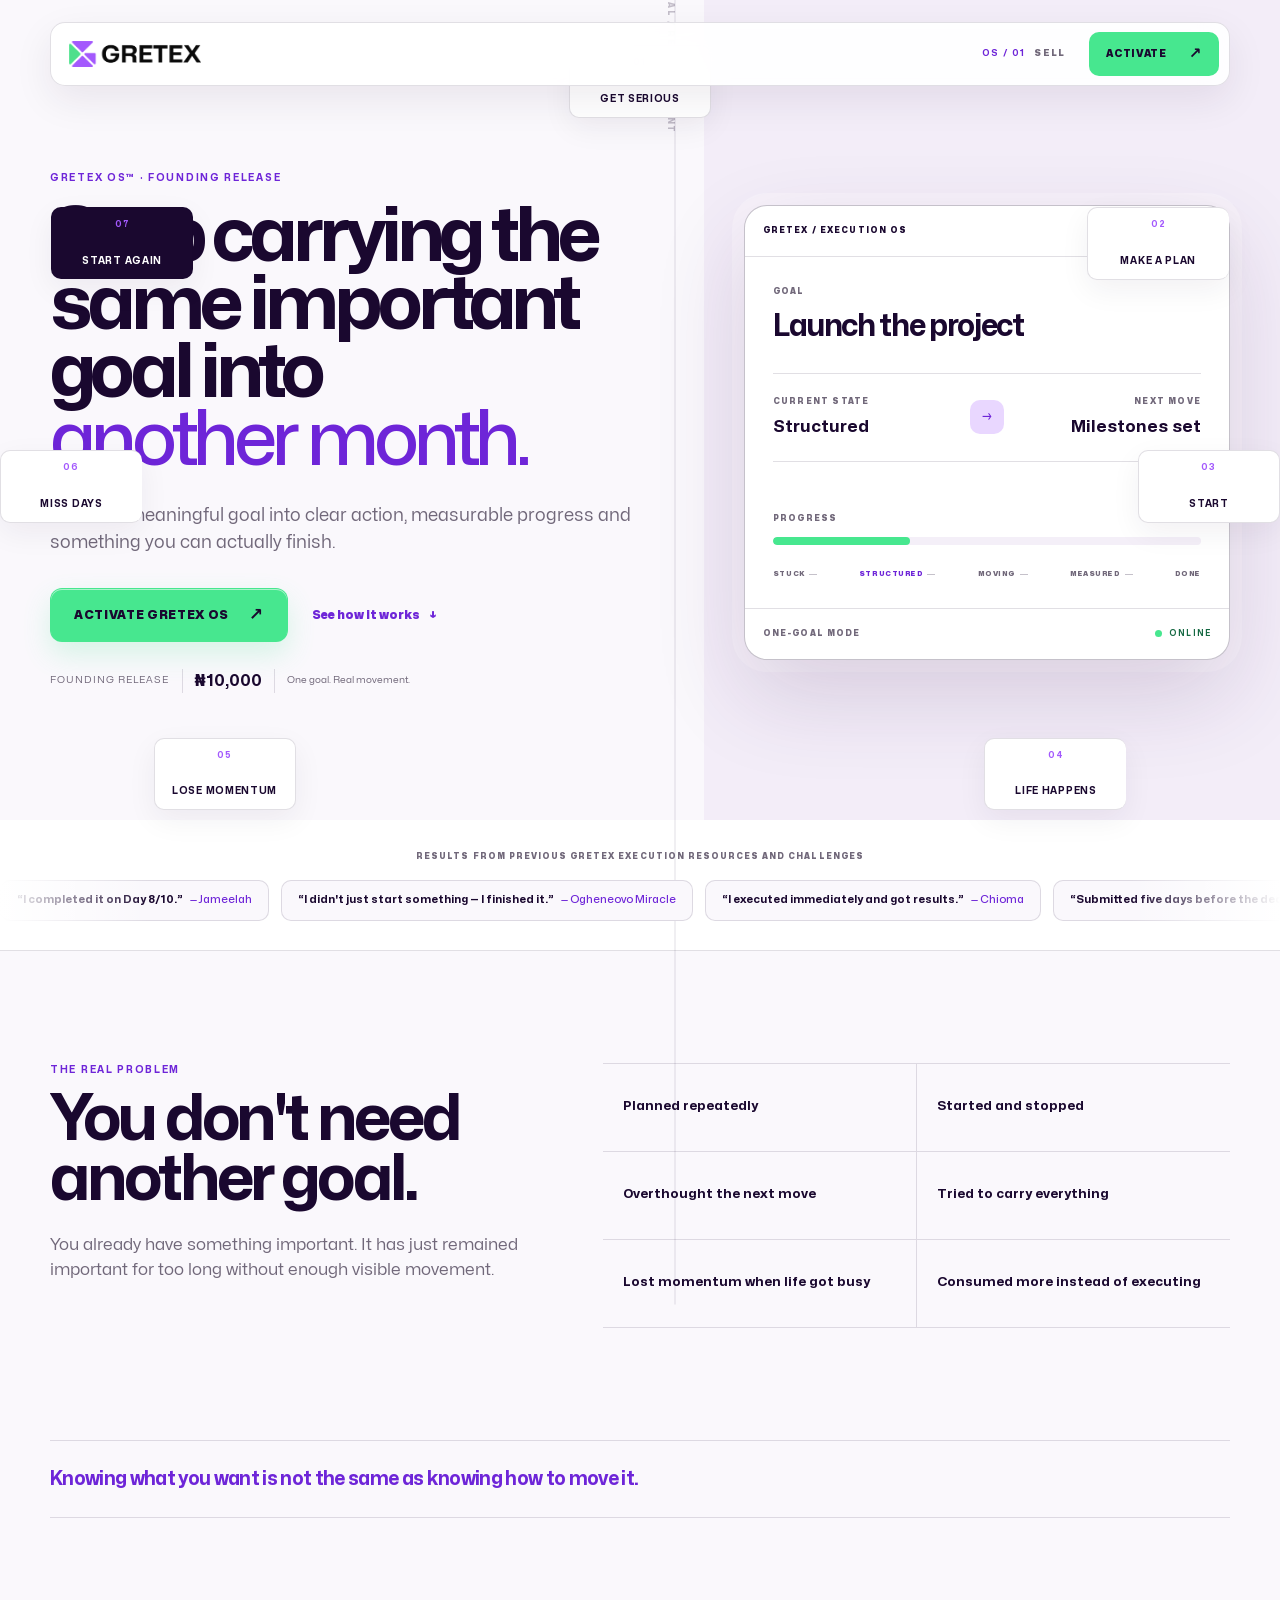
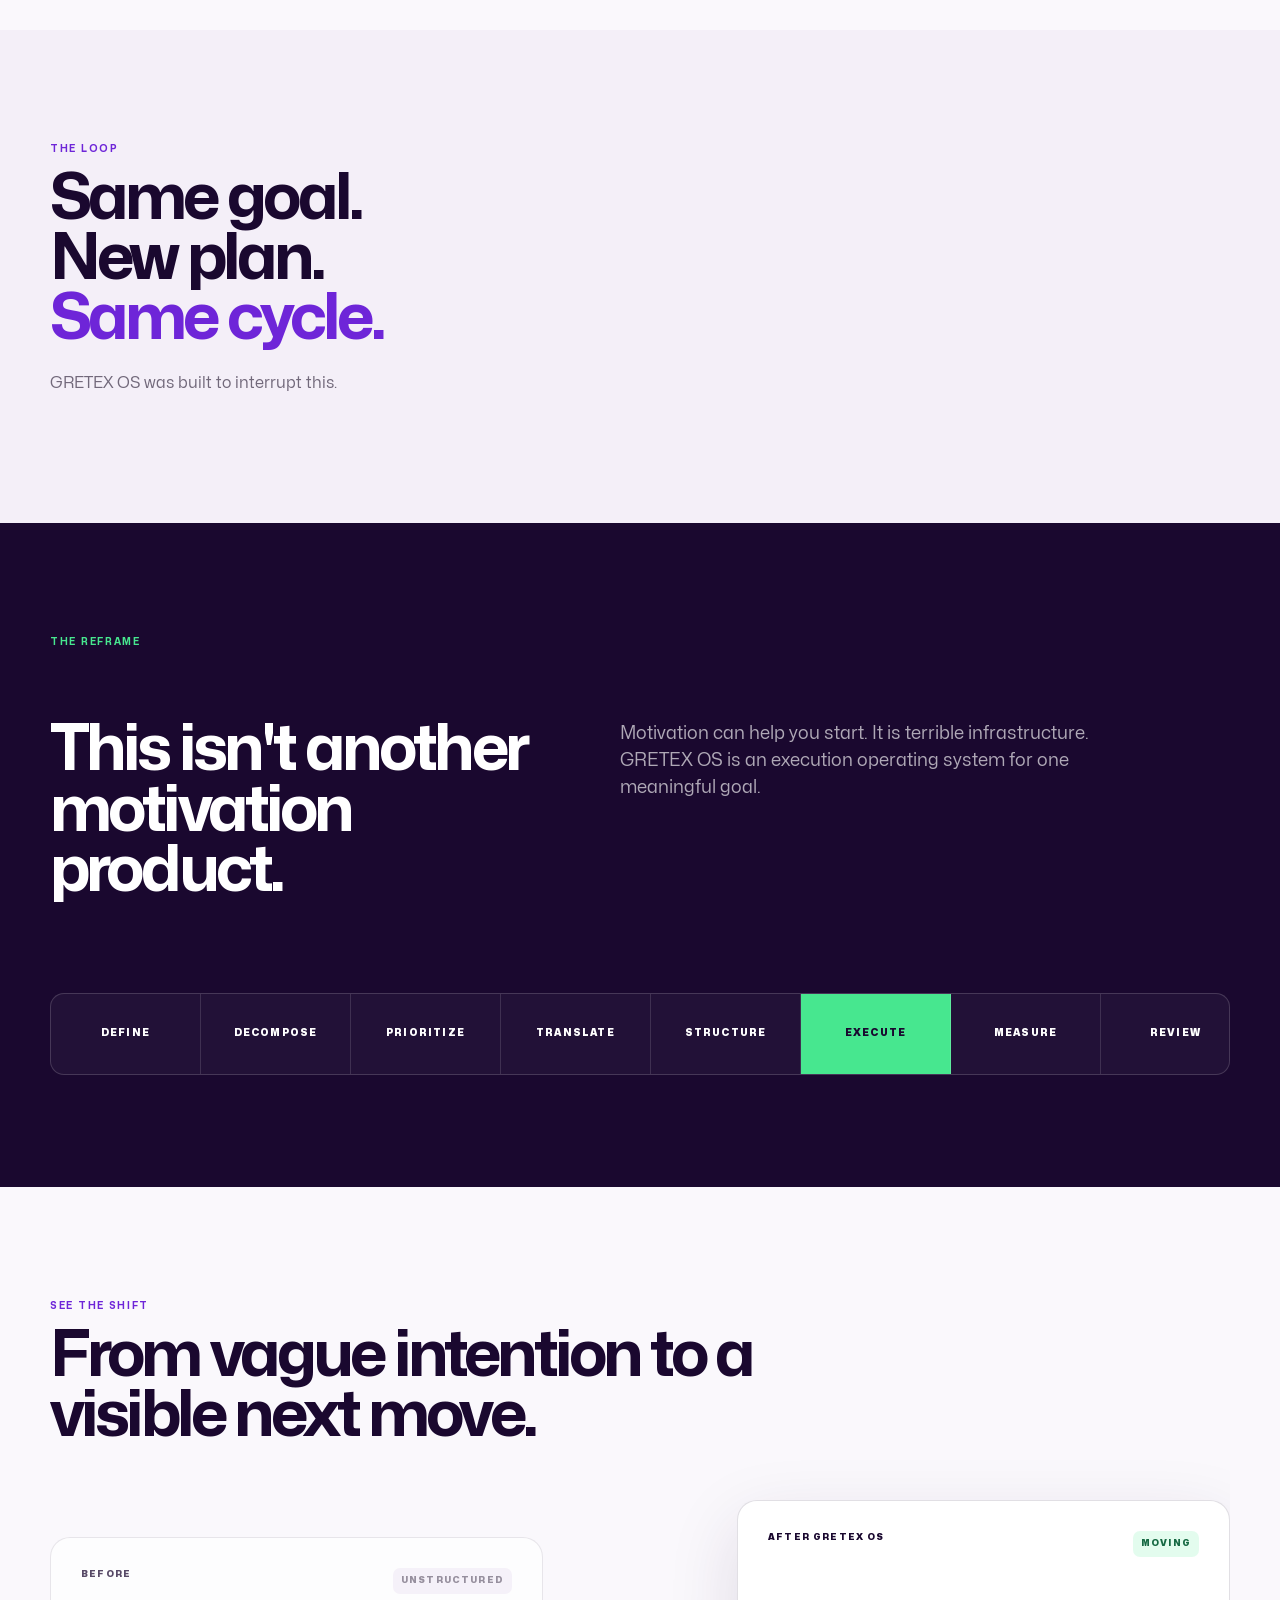
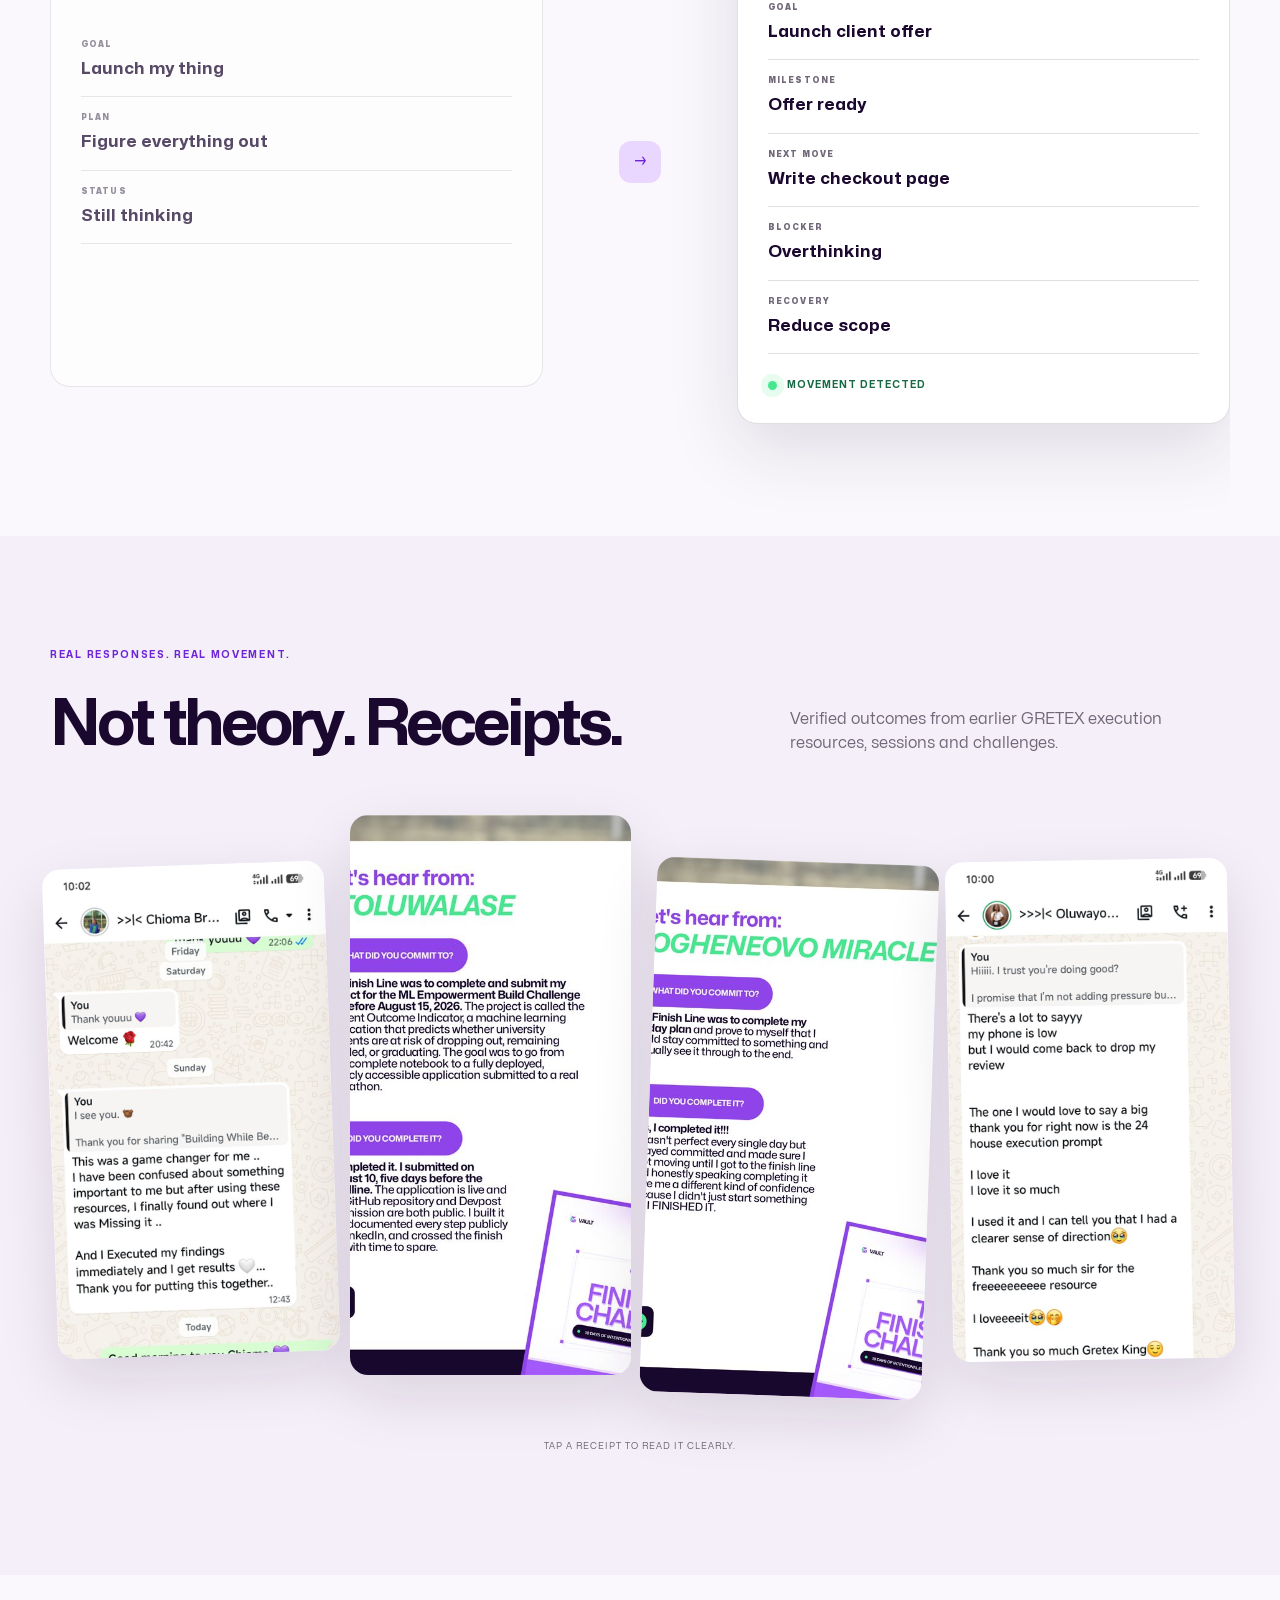
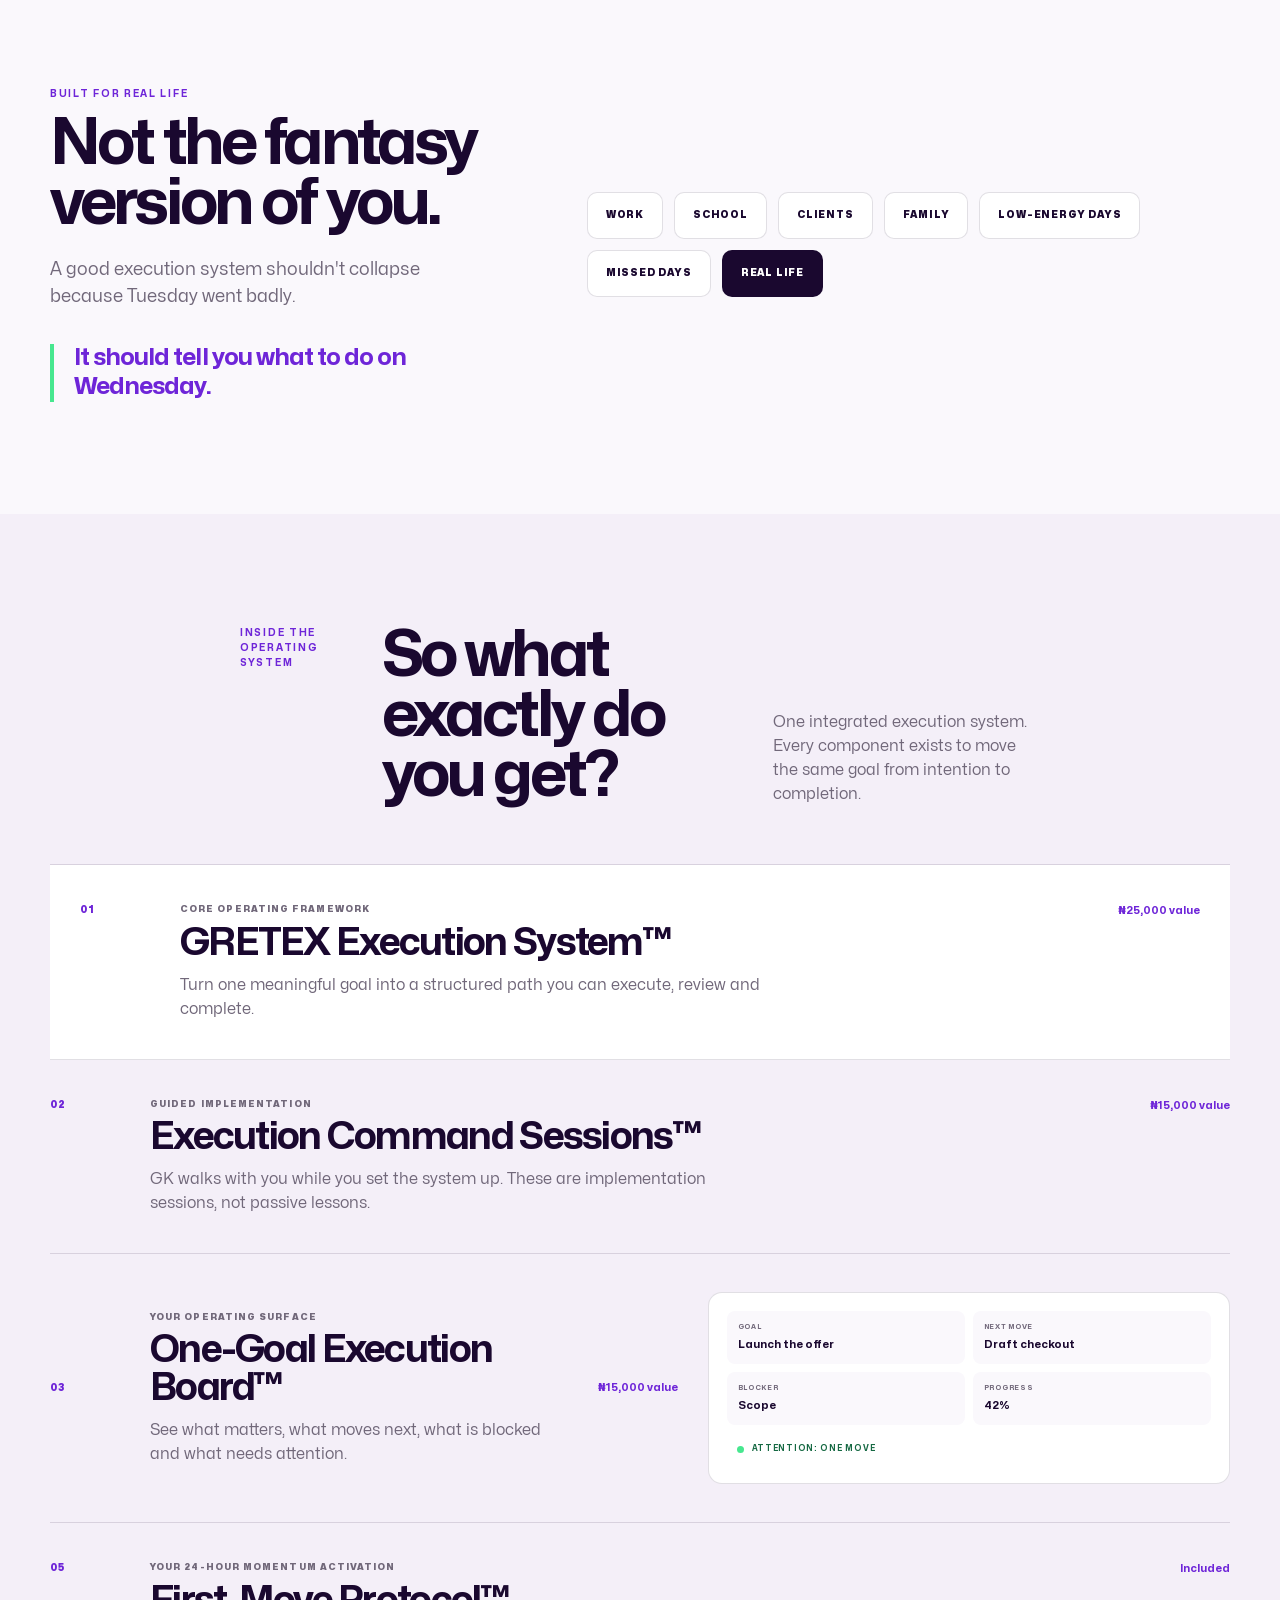
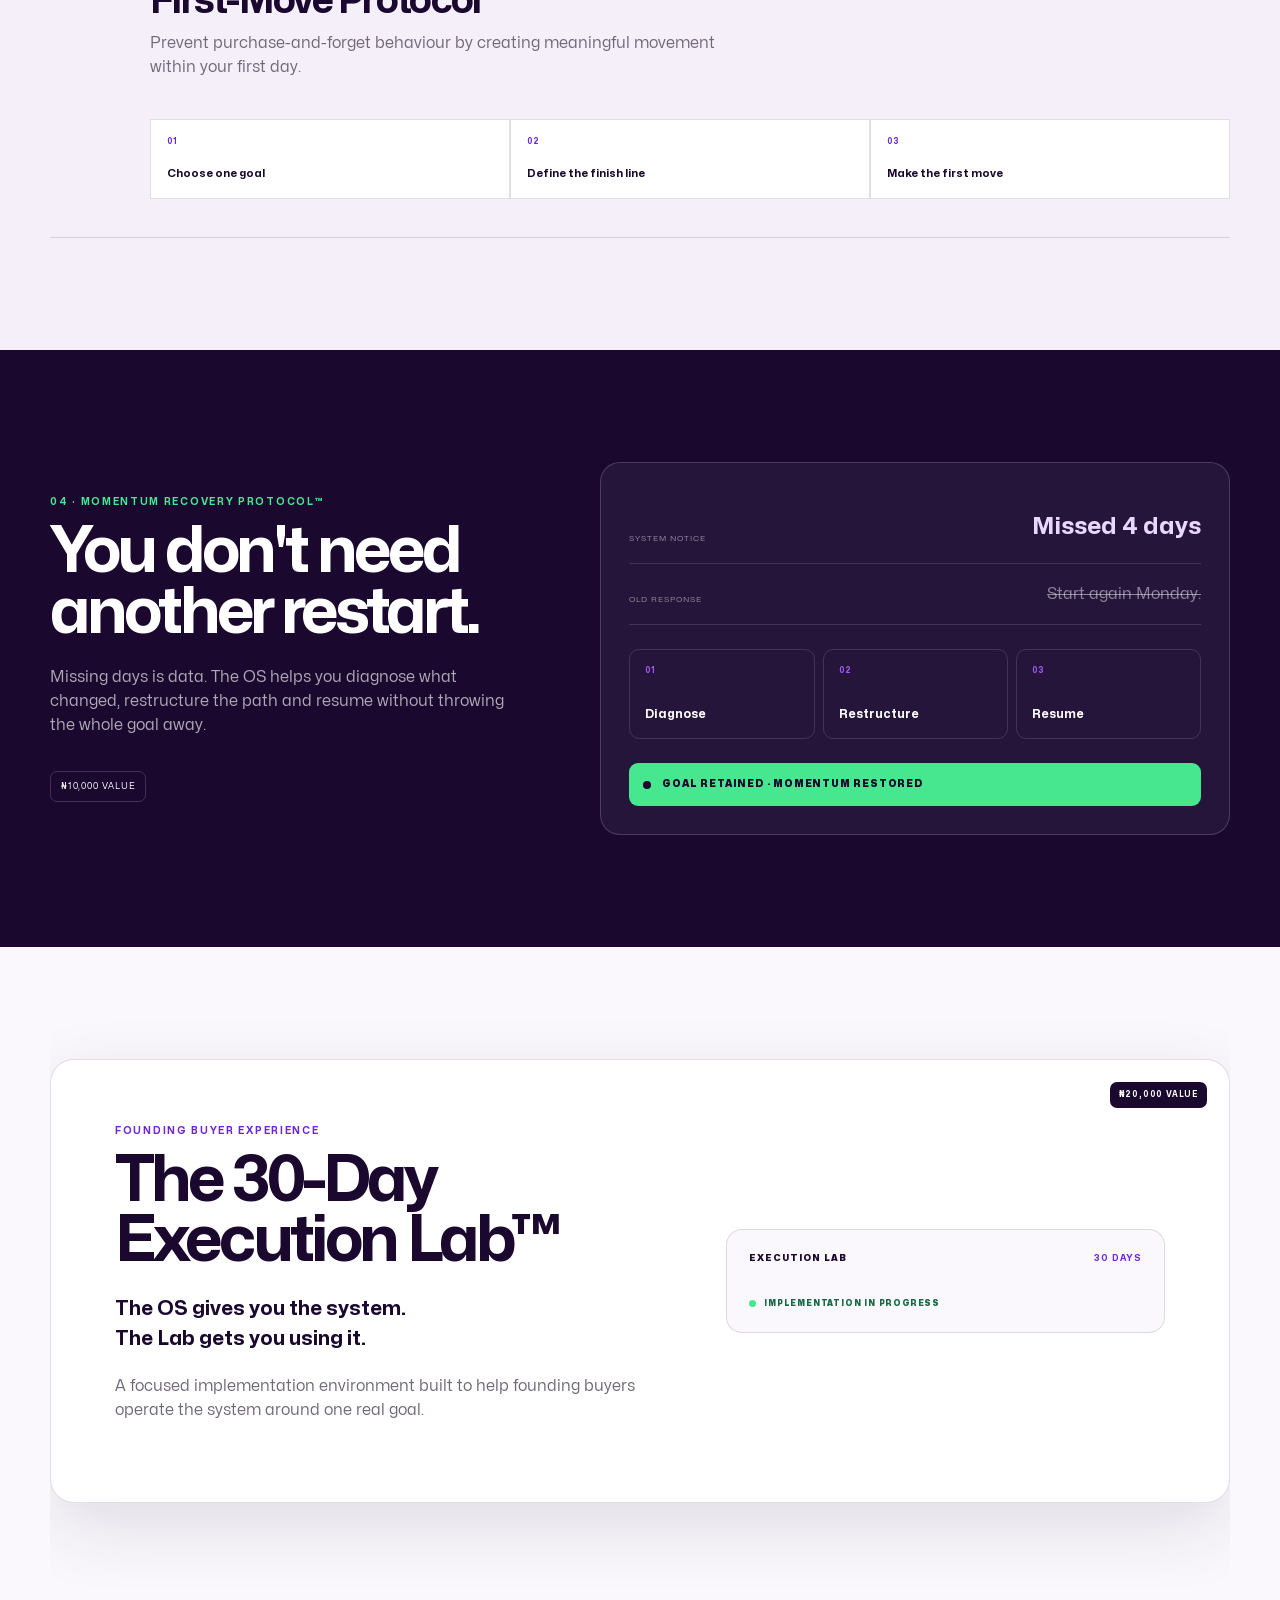
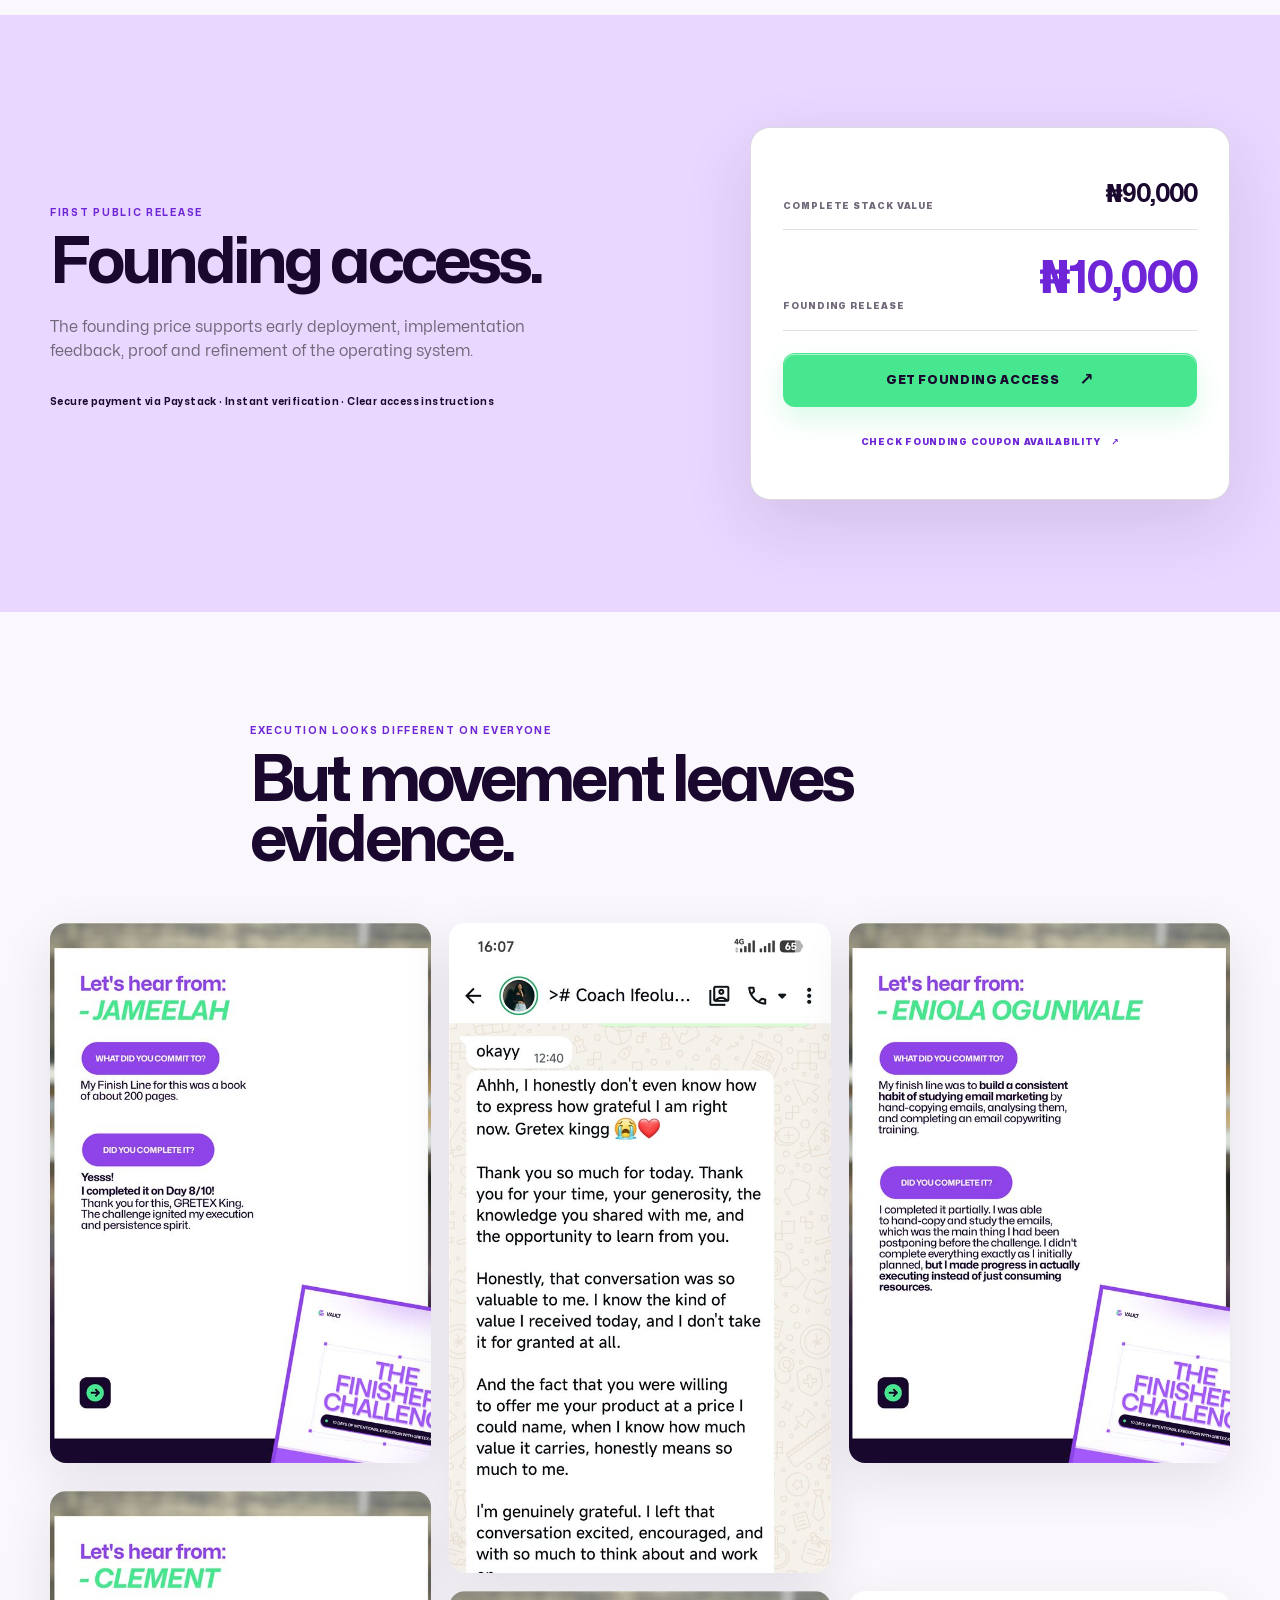
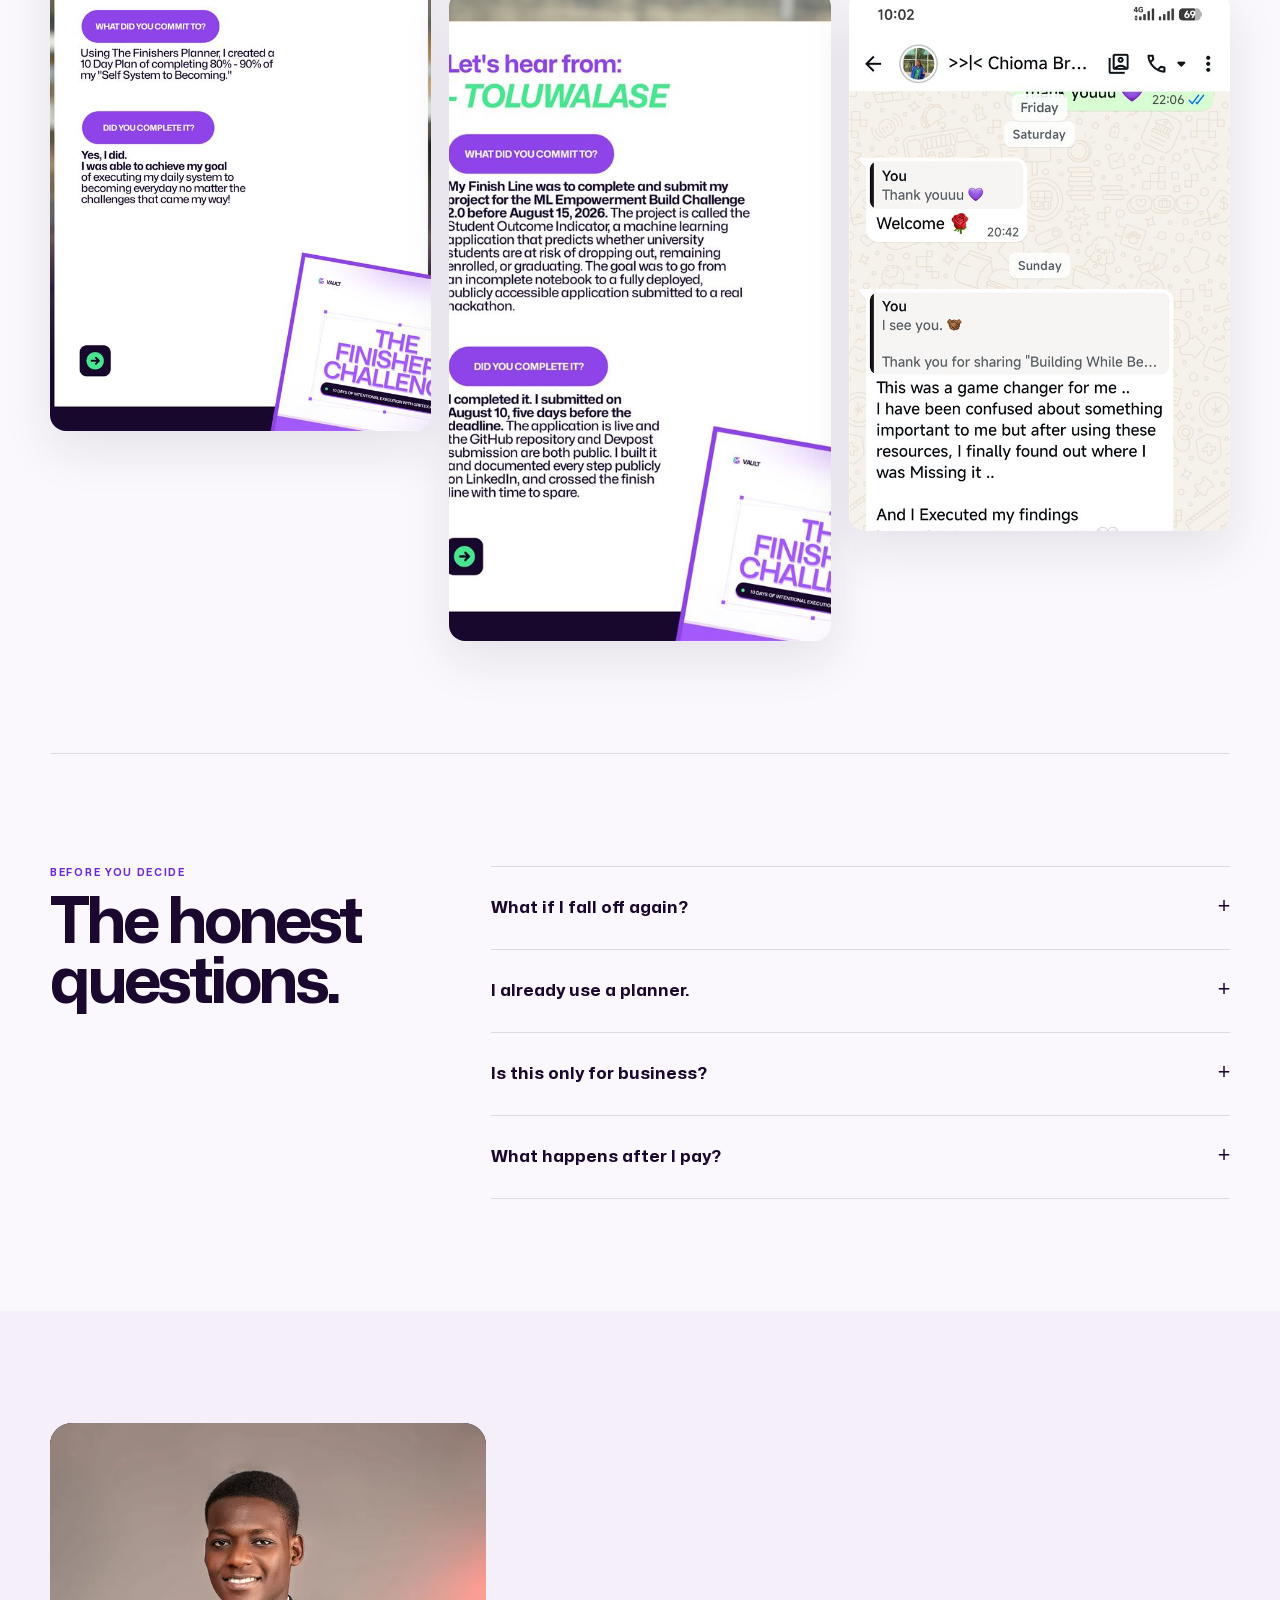
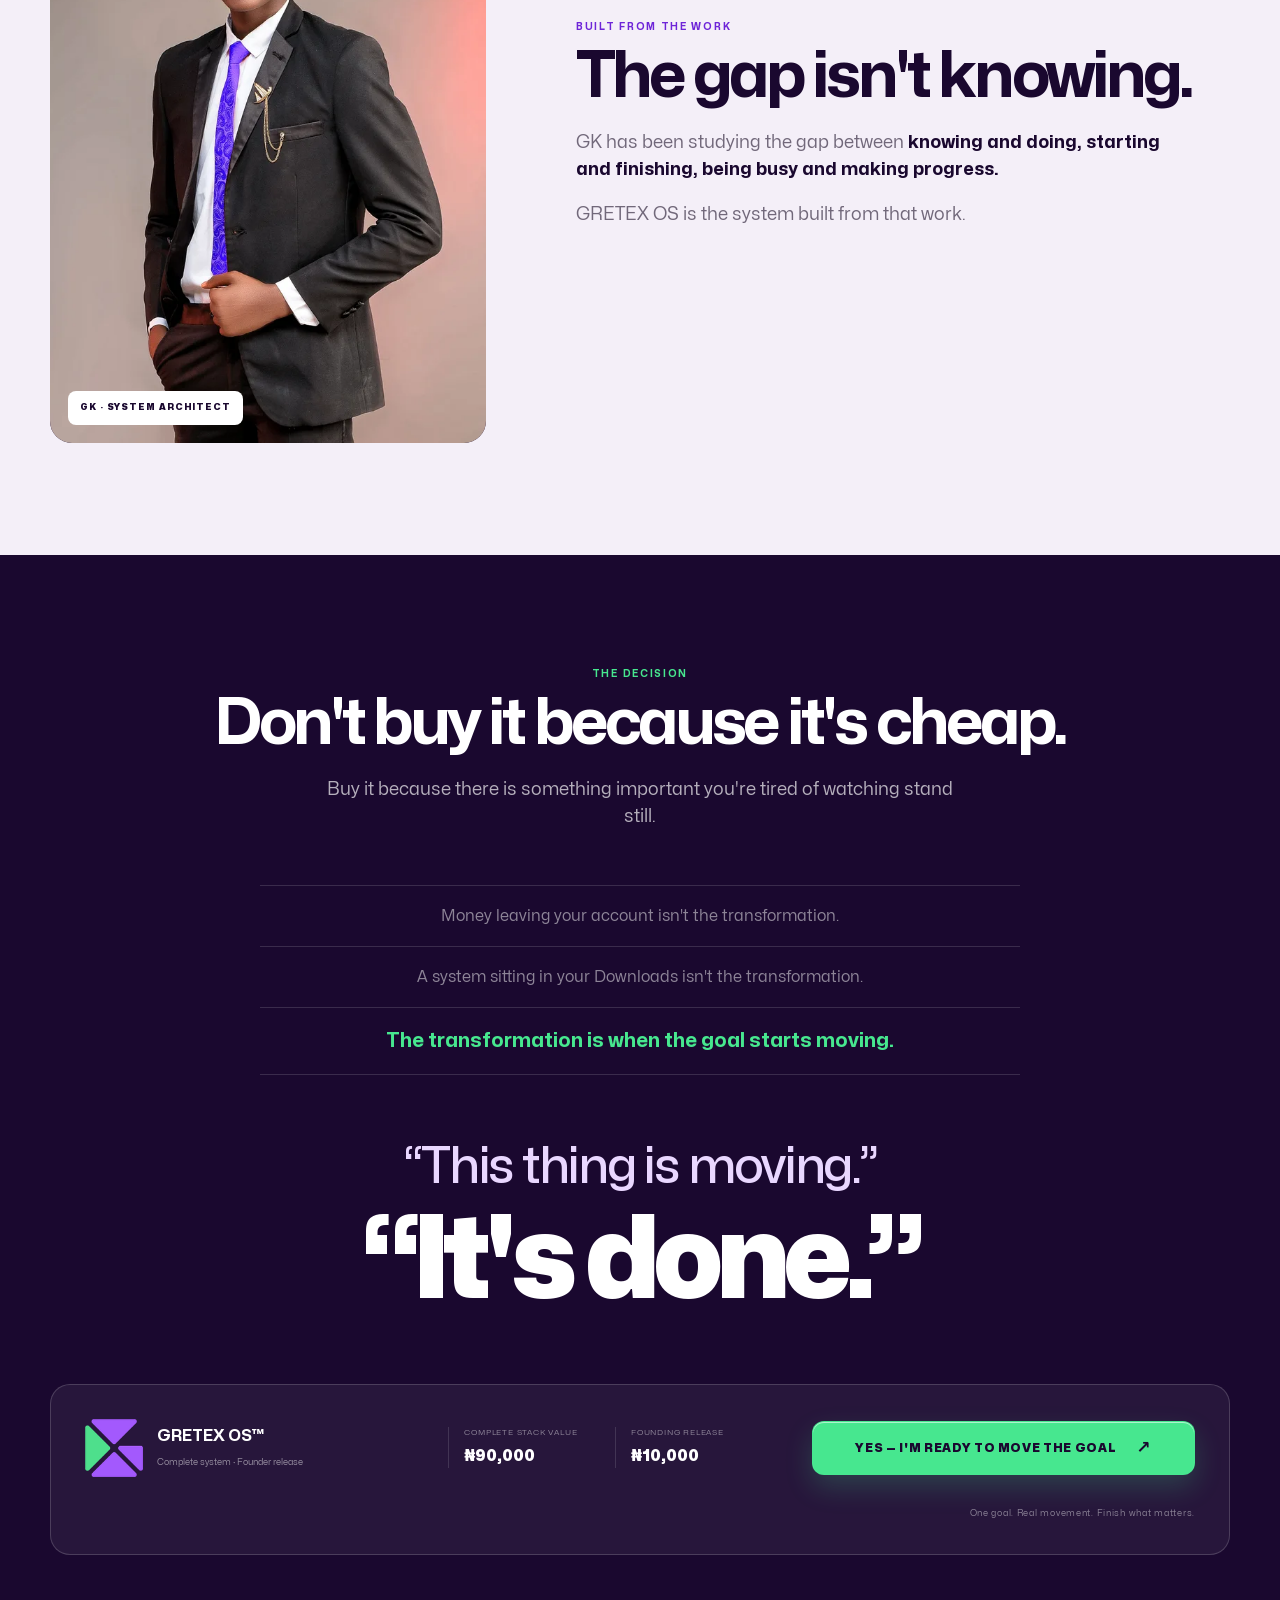
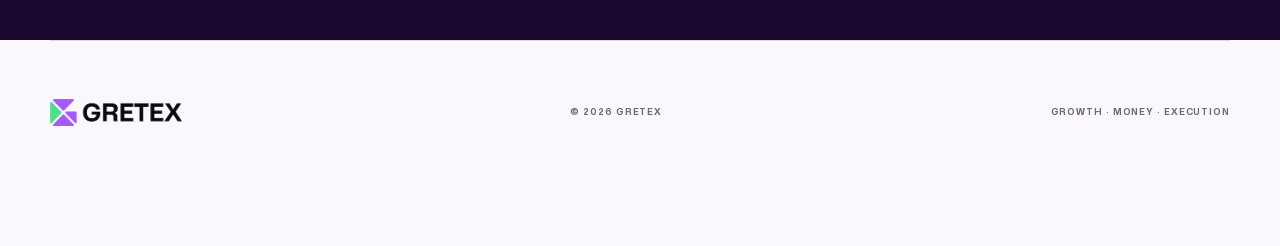
<file: index.before.html>
<!doctype html>
<html lang="en">
<head>
  <meta charset="utf-8">
  <meta name="viewport" content="width=device-width,initial-scale=1">
  <meta name="description" content="Turn one meaningful goal into clear action, measurable progress and something you can actually finish with GRETEX OS.">
  <meta name="theme-color" content="#FAF8FC">
  <title>GRETEX OS™ — Finish What Matters</title>
  <link rel="icon" href="/assets/gretex-icon.webp">
  <link rel="preload" href="/assets/Mona-Sans-Regular.ttf" as="font" type="font/ttf" crossorigin>
  <link rel="preload" href="/assets/Mona-Sans-Black.ttf" as="font" type="font/ttf" crossorigin>
  <link rel="stylesheet" href="/styles/system.css">
  <link rel="stylesheet" href="/styles/sales.css">
</head>
<body class="sales-page">
  <a class="skip" href="#main">Skip to content</a>
  <header class="sales-nav shell">
    <a class="brand" href="#top" aria-label="GRETEX OS home"><img src="/assets/gretex-logo.webp" width="132" height="28" alt="GRETEX"></a>
    <p><b>OS / 01</b> SELL</p>
    <a class="nav-buy" href="/checkout" data-purchase-link data-track="nav">Activate <span>↗</span></a>
  </header>

  <main id="main">
    <section class="sell-hero" id="top">
      <div class="shell sell-hero-grid">
        <div class="sell-hero-copy">
          <p class="eyebrow">GRETEX OS™ · Founding release</p>
          <h1>Stop carrying the same important goal into <em>another month.</em></h1>
          <p class="hero-lede">Turn one meaningful goal into clear action, measurable progress and something you can actually finish.</p>
          <div class="hero-actions">
            <a class="button" href="/checkout" data-purchase-link data-track="hero">Activate GRETEX OS</a>
            <a class="quiet-link" href="#system">See how it works <span>↓</span></a>
          </div>
          <p class="hero-price"><span>Founding release</span><strong>₦10,000</strong><i>One goal. Real movement.</i></p>
        </div>

        <div class="goal-console" aria-label="GRETEX OS goal state demonstration">
          <div class="console-top"><span>GRETEX / EXECUTION OS</span><i>System active</i></div>
          <div class="goal-field"><small>GOAL</small><strong>Launch the project</strong></div>
          <div class="console-state">
            <div><small>Current state</small><strong data-state-label>Stuck</strong></div>
            <span class="state-arrow" aria-hidden="true">→</span>
            <div><small>Next move</small><strong data-next-label>Undefined</strong></div>
          </div>
          <div class="progress-readout">
            <div><small>Progress</small><strong data-progress-label>0%</strong></div>
            <div class="progress-track"><span data-progress-bar></span></div>
          </div>
          <div class="state-sequence" aria-hidden="true"><span class="is-active">Stuck</span><span>Structured</span><span>Moving</span><span>Measured</span><span>Done</span></div>
          <div class="console-bottom"><span>One-goal mode</span><b><i></i> Online</b></div>
        </div>
      </div>
    </section>

    <section class="proof-marquee" aria-label="Verified GRETEX outcomes">
      <p class="proof-context shell">Results from previous GRETEX execution resources and challenges</p>
      <div class="marquee-mask">
        <div class="marquee-track">
          <blockquote>“I completed it on Day 8/10.” <cite>— Jameelah</cite></blockquote>
          <blockquote>“I didn't just start something — I finished it.” <cite>— Ogheneovo Miracle</cite></blockquote>
          <blockquote>“I executed immediately and got results.” <cite>— Chioma</cite></blockquote>
          <blockquote>“Submitted five days before the deadline.” <cite>— Toluwalase</cite></blockquote>
          <blockquote aria-hidden="true">“I completed it on Day 8/10.” <cite>— Jameelah</cite></blockquote>
          <blockquote aria-hidden="true">“I didn't just start something — I finished it.” <cite>— Ogheneovo Miracle</cite></blockquote>
          <blockquote aria-hidden="true">“I executed immediately and got results.” <cite>— Chioma</cite></blockquote>
          <blockquote aria-hidden="true">“Submitted five days before the deadline.” <cite>— Toluwalase</cite></blockquote>
        </div>
      </div>
    </section>

    <section class="recognition section shell" id="recognition">
      <div class="recognition-intro">
        <p class="eyebrow">The real problem</p>
        <h2>You don't need another goal.</h2>
        <p>You already have something important. It has just remained important for too long without enough visible movement.</p>
      </div>
      <div class="recognition-states" aria-label="Common execution patterns">
        <span>Planned repeatedly</span><span>Started and stopped</span><span>Overthought the next move</span><span>Tried to carry everything</span><span>Lost momentum when life got busy</span><span>Consumed more instead of executing</span>
      </div>
      <p class="recognition-line">Knowing what you want is not the same as knowing how to move it.</p>
    </section>

    <section class="cycle-section section">
      <div class="shell cycle-grid">
        <div class="cycle-copy">
          <p class="eyebrow">The loop</p>
          <h2>Same goal.<br>New plan.<br><em>Same cycle.</em></h2>
          <p>GRETEX OS was built to interrupt this.</p>
        </div>
        <ol class="cycle-wheel">
          <li><b>01</b><span>Get serious</span></li><li><b>02</b><span>Make a plan</span></li><li><b>03</b><span>Start</span></li><li><b>04</b><span>Life happens</span></li><li><b>05</b><span>Lose momentum</span></li><li><b>06</b><span>Miss days</span></li><li><b>07</b><span>Start again</span></li>
        </ol>
      </div>
    </section>

    <section class="system-section section" id="system">
      <div class="shell system-head">
        <p class="eyebrow">The reframe</p>
        <h2>This isn't another motivation product.</h2>
        <p>Motivation can help you start. It is terrible infrastructure. GRETEX OS is an execution operating system for one meaningful goal.</p>
      </div>
      <div class="operator-rail shell" role="list" aria-label="GRETEX OS operating sequence">
        <span role="listitem">Define</span><span role="listitem">Decompose</span><span role="listitem">Prioritize</span><span role="listitem">Translate</span><span role="listitem">Structure</span><span role="listitem">Execute</span><span role="listitem">Measure</span><span role="listitem">Review</span><span role="listitem">Progress</span>
      </div>
    </section>

    <section class="demo-section section shell" aria-labelledby="demo-title">
      <div class="demo-heading"><p class="eyebrow">See the shift</p><h2 id="demo-title">From vague intention to a visible next move.</h2></div>
      <div class="comparison">
        <article class="comparison-panel before">
          <div class="panel-label"><span>Before</span><i>Unstructured</i></div>
          <dl><div><dt>Goal</dt><dd>Launch my thing</dd></div><div><dt>Plan</dt><dd>Figure everything out</dd></div><div><dt>Status</dt><dd>Still thinking</dd></div></dl>
        </article>
        <div class="comparison-arrow" aria-hidden="true">→</div>
        <article class="comparison-panel after">
          <div class="panel-label"><span>After GRETEX OS</span><i>Moving</i></div>
          <dl><div><dt>Goal</dt><dd>Launch client offer</dd></div><div><dt>Milestone</dt><dd>Offer ready</dd></div><div><dt>Next move</dt><dd>Write checkout page</dd></div><div><dt>Blocker</dt><dd>Overthinking</dd></div><div><dt>Recovery</dt><dd>Reduce scope</dd></div></dl>
          <div class="moving-line"><span></span><b>Movement detected</b></div>
        </article>
      </div>
    </section>

    <section class="receipt-section section" aria-labelledby="receipt-title">
      <div class="shell receipt-head"><p class="eyebrow">Real responses. Real movement.</p><h2 id="receipt-title">Not theory. Receipts.</h2><p>Verified outcomes from earlier GRETEX execution resources, sessions and challenges.</p></div>
      <div class="receipt-strip shell">
        <button class="receipt-image receipt-a" data-proof-image="/assets/proof/chioma.jpg" aria-label="Expand Chioma's execution result"><img src="/assets/proof/chioma.jpg" width="720" height="1560" loading="lazy" alt="WhatsApp response from Chioma describing clarity followed by immediate execution and results"></button>
        <button class="receipt-image receipt-b" data-proof-image="/assets/proof/toluwalase.jpg" aria-label="Expand Toluwalase's completion result"><img src="/assets/proof/toluwalase.jpg" width="720" height="900" loading="lazy" alt="Verified completion response from Toluwalase, who submitted five days early"></button>
        <button class="receipt-image receipt-c" data-proof-image="/assets/proof/oghen.jpg" aria-label="Expand Ogheneovo Miracle's completion result"><img src="/assets/proof/oghen.jpg" width="720" height="900" loading="lazy" alt="Verified response from Ogheneovo Miracle about finishing a ten-day plan"></button>
        <button class="receipt-image receipt-d" data-proof-image="/assets/proof/oluwayo.jpg" aria-label="Expand Oluwayo's clarity result"><img src="/assets/proof/oluwayo.jpg" width="720" height="1560" loading="lazy" alt="WhatsApp response from Oluwayo describing clearer direction after using a GRETEX execution prompt"></button>
      </div>
      <p class="tap-note shell">Tap a receipt to read it clearly.</p>
    </section>

    <section class="real-life section shell">
      <div class="real-life-copy"><p class="eyebrow">Built for real life</p><h2>Not the fantasy version of you.</h2><p>A good execution system shouldn't collapse because Tuesday went badly.</p><strong>It should tell you what to do on Wednesday.</strong></div>
      <div class="life-labels" aria-label="Real-life demands"><span>Work</span><span>School</span><span>Clients</span><span>Family</span><span>Low-energy days</span><span>Missed days</span><span>Real life</span></div>
    </section>

    <section class="offer-section section" id="offer">
      <div class="shell offer-intro"><p class="eyebrow">Inside the operating system</p><h2>So what exactly do you get?</h2><p>One integrated execution system. Every component exists to move the same goal from intention to completion.</p></div>
      <div class="offer-list shell">
        <article class="offer-item offer-primary"><div class="offer-number">01</div><div><p class="offer-type">Core operating framework</p><h3>GRETEX Execution System™</h3><p>Turn one meaningful goal into a structured path you can execute, review and complete.</p></div><strong>₦25,000 value</strong></article>
        <article class="offer-item"><div class="offer-number">02</div><div><p class="offer-type">Guided implementation</p><h3>Execution Command Sessions™</h3><p>GK walks with you while you set the system up. These are implementation sessions, not passive lessons.</p></div><strong>₦15,000 value</strong></article>
        <article class="offer-item board-offer"><div class="offer-number">03</div><div><p class="offer-type">Your operating surface</p><h3>One-Goal Execution Board™</h3><p>See what matters, what moves next, what is blocked and what needs attention.</p></div><strong>₦15,000 value</strong><div class="mini-board"><span><small>Goal</small>Launch the offer</span><span><small>Next move</small>Draft checkout</span><span><small>Blocker</small>Scope</span><span><small>Progress</small>42%</span><b><i></i> Attention: one move</b></div></article>
        <article class="offer-item"><div class="offer-number">05</div><div><p class="offer-type">Your 24-hour momentum activation</p><h3>First-Move Protocol™</h3><p>Prevent purchase-and-forget behaviour by creating meaningful movement within your first day.</p></div><strong>Included</strong><ol class="activation-sequence"><li>Choose one goal</li><li>Define the finish line</li><li>Make the first move</li></ol></article>
      </div>
    </section>

    <section class="recovery-section section">
      <div class="shell recovery-grid">
        <div class="recovery-copy"><p class="eyebrow">04 · Momentum Recovery Protocol™</p><h2>You don't need another restart.</h2><p>Missing days is data. The OS helps you diagnose what changed, restructure the path and resume without throwing the whole goal away.</p><span>₦10,000 value</span></div>
        <div class="recovery-console">
          <div class="missed"><small>System notice</small><strong>Missed 4 days</strong></div>
          <div class="old-response"><small>Old response</small><span>Start again Monday.</span></div>
          <ol><li><b>01</b>Diagnose</li><li><b>02</b>Restructure</li><li><b>03</b>Resume</li></ol>
          <div class="resume-state"><i></i><span>Goal retained · Momentum restored</span></div>
        </div>
      </div>
    </section>

    <section class="lab-section section shell">
      <div class="lab-card"><div class="lab-copy"><p class="eyebrow">Founding buyer experience</p><h2>The 30-Day Execution Lab™</h2><p><strong>The OS gives you the system.<br>The Lab gets you using it.</strong></p><p>A focused implementation environment built to help founding buyers operate the system around one real goal.</p></div><div class="lab-calendar" aria-label="Thirty-day execution lab"><div class="calendar-top"><span>Execution Lab</span><b>30 days</b></div><div class="days" aria-hidden="true"></div><p><i></i> Implementation in progress</p></div><strong class="lab-value">₦20,000 value</strong></div>
    </section>

    <section class="value-section section" id="access">
      <div class="shell value-grid">
        <div class="value-copy"><p class="eyebrow">First public release</p><h2>Founding access.</h2><p>The founding price supports early deployment, implementation feedback, proof and refinement of the operating system.</p><p class="trust-line">Secure payment via Paystack · Instant verification · Clear access instructions</p></div>
        <div class="price-console">
          <div><span>Complete stack value</span><strong>₦90,000</strong></div>
          <div class="founder-price"><span>Founding release</span><strong data-current-price>₦10,000</strong></div>
          <a class="button" href="/checkout" data-purchase-link data-track="mid">Get founding access</a>
          <button class="coupon-trigger" type="button" data-coupon-check>Check founding coupon availability <span>↗</span></button>
          <div class="coupon-result" data-coupon-result hidden aria-live="polite"></div>
        </div>
      </div>
    </section>

    <section class="deep-proof section" aria-labelledby="deep-proof-title">
      <div class="shell deep-proof-head"><p class="eyebrow">Execution looks different on everyone</p><h2 id="deep-proof-title">But movement leaves evidence.</h2></div>
      <div class="proof-gallery shell">
        <button data-proof-image="/assets/proof/jameelah.jpg" aria-label="Expand Jameelah's completion receipt"><img src="/assets/proof/jameelah.jpg" width="720" height="900" loading="lazy" alt="Verified result from Jameelah, who completed her goal on Day 8 of 10"></button>
        <button data-proof-image="/assets/proof/coach-ife.jpg" aria-label="Expand Coach Ifeoluwa's value response"><img src="/assets/proof/coach-ife.jpg" width="720" height="1560" loading="lazy" alt="WhatsApp response from Coach Ifeoluwa describing the value received from GK"></button>
        <button data-proof-image="/assets/proof/eniola.jpg" aria-label="Expand Eniola's execution receipt"><img src="/assets/proof/eniola.jpg" width="720" height="900" loading="lazy" alt="Verified result from Eniola about moving from consuming resources to executing"></button>
        <button data-proof-image="/assets/proof/clement.jpg" aria-label="Expand Clement's consistency receipt"><img src="/assets/proof/clement.jpg" width="720" height="900" loading="lazy" alt="Verified result from Clement about daily execution despite challenges"></button>
        <button data-proof-image="/assets/proof/toluwalase.jpg" aria-label="Expand Toluwalase's completion receipt"><img src="/assets/proof/toluwalase.jpg" width="720" height="900" loading="lazy" alt="Verified result from Toluwalase, who submitted five days early"></button>
        <button data-proof-image="/assets/proof/chioma.jpg" aria-label="Expand Chioma's execution receipt"><img src="/assets/proof/chioma.jpg" width="720" height="1560" loading="lazy" alt="WhatsApp response from Chioma about executing immediately after finding clarity"></button>
      </div>
    </section>

    <section class="objections section shell" aria-labelledby="objections-title">
      <div class="objection-heading"><p class="eyebrow">Before you decide</p><h2 id="objections-title">The honest questions.</h2></div>
      <div class="objection-list">
        <details><summary>What if I fall off again?<span>+</span></summary><p>Recovery is part of the operating system. You diagnose what broke, reduce or restructure the path, and resume without discarding the goal.</p></details>
        <details><summary>I already use a planner.<span>+</span></summary><p>A planner stores tasks. GRETEX OS helps you decide what deserves execution, what the next meaningful move is, and what to do when momentum breaks.</p></details>
        <details><summary>Is this only for business?<span>+</span></summary><p>No. Your goal can be a project, skill, application, content system, course, personal body of work or business milestone.</p></details>
        <details><summary>What happens after I pay?<span>+</span></summary><ol><li><b>01</b> Pay securely</li><li><b>02</b> Payment is verified</li><li><b>03</b> Receive your access instructions</li><li><b>04</b> Activate your first goal</li><li><b>05</b> Enter the 30-day execution experience</li></ol></details>
      </div>
    </section>

    <section class="gk-section section">
      <div class="shell gk-grid">
        <div class="gk-image"><img src="/assets/gk-standing.webp" width="840" height="1120" loading="lazy" alt="GRETEX King, creator of GRETEX OS"><span>GK · System architect</span></div>
        <div class="gk-copy"><p class="eyebrow">Built from the work</p><h2>The gap isn't knowing.</h2><p>GK has been studying the gap between <strong>knowing and doing, starting and finishing, being busy and making progress.</strong></p><p>GRETEX OS is the system built from that work.</p></div>
      </div>
    </section>

    <section class="final-close section">
      <div class="shell close-copy">
        <p class="eyebrow">The decision</p>
        <h2>Don't buy it because it's cheap.</h2>
        <p>Buy it because there is something important you're tired of watching stand still.</p>
        <div class="close-truths"><span>Money leaving your account isn't the transformation.</span><span>A system sitting in your Downloads isn't the transformation.</span><strong>The transformation is when the goal starts moving.</strong></div>
        <p class="moving-statement">“This thing is moving.”</p><p class="done-statement">“It's done.”</p>
      </div>
      <div class="final-offer shell">
        <div><img src="/assets/gretex-icon.webp" width="58" height="58" alt=""><p><b>GRETEX OS™</b><span>Complete system · Founder release</span></p></div>
        <dl><div><dt>Complete stack value</dt><dd>₦90,000</dd></div><div><dt>Founding release</dt><dd data-current-price>₦10,000</dd></div></dl>
        <a class="button" href="/checkout" data-purchase-link data-track="final">Yes — I'm ready to move the goal</a>
        <p>One goal. Real movement. Finish what matters.</p>
      </div>
    </section>
  </main>

  <footer class="sales-footer shell"><a class="brand" href="#top"><img src="/assets/gretex-logo.webp" width="120" height="25" alt="GRETEX"></a><span>© 2026 GRETEX</span><span>Growth · Money · Execution</span></footer>
  <div class="sticky-conversion" data-sticky-conversion hidden><div><b>GRETEX OS™</b><span data-sticky-state>₦10,000</span></div><a href="/checkout" data-purchase-link data-track="sticky">Activate <span>↗</span></a></div>
  <aside class="activity-toast" data-activity hidden aria-live="polite"><button type="button" aria-label="Dismiss activity">×</button></aside>
  <dialog class="proof-dialog" data-proof-dialog aria-label="Expanded testimonial receipt"><button type="button" data-proof-close aria-label="Close expanded receipt">×</button><img alt=""></dialog>
  <script type="module" src="/js/sales.js"></script>
</body>
</html>
</file>
<file: styles/system.css>
@font-face{font-family:"Mona Sans";src:url("/assets/Mona-Sans-Regular.ttf") format("truetype");font-weight:400;font-display:swap}
@font-face{font-family:"Mona Sans";src:url("/assets/Mona-Sans-Medium.ttf") format("truetype");font-weight:500;font-display:swap}
@font-face{font-family:"Mona Sans";src:url("/assets/Mona-Sans-Bold.ttf") format("truetype");font-weight:700;font-display:swap}
@font-face{font-family:"Mona Sans";src:url("/assets/Mona-Sans-Black.ttf") format("truetype");font-weight:900;font-display:swap}
:root{--ink:#1a082f;--purple:#a359fd;--purple-deep:#6e25d8;--green:#47e78f;--lilac:#e9d7ff;--paper:#faf8fc;--paper-2:#f4eff8;--white:#fff;--muted:#71687a;--line:rgba(26,8,47,.13);--line-strong:rgba(26,8,47,.25);--danger:#a32250;--success:#166943;--shadow:0 24px 70px rgba(49,25,70,.12);--ease:cubic-bezier(.22,1,.36,1);--shell:min(1180px,calc(100vw - 48px))}
*{box-sizing:border-box}html{background:var(--paper);color:var(--ink);scroll-behavior:smooth}body{margin:0;min-width:320px;font-family:"Mona Sans",system-ui,sans-serif;background:var(--paper);color:var(--ink);font-size:16px;line-height:1.5;-webkit-font-smoothing:antialiased;overflow-x:hidden}button,input{font:inherit;color:inherit}button,a{touch-action:manipulation}button{border:0}a{color:inherit;text-decoration:none}img{display:block;max-width:100%}[hidden]{display:none!important}.shell{width:var(--shell);margin-inline:auto}.skip{position:fixed;top:12px;left:12px;z-index:100;transform:translateY(-160%);padding:12px 16px;background:var(--white);border:1px solid var(--ink)}.skip:focus{transform:none}.sr-only{position:absolute!important;width:1px!important;height:1px!important;padding:0!important;margin:-1px!important;overflow:hidden!important;clip:rect(0,0,0,0)!important;white-space:nowrap!important;border:0!important}
:focus-visible{outline:3px solid var(--purple);outline-offset:3px}.eyebrow{margin:0;text-transform:uppercase;letter-spacing:.17em;font-size:10px;font-weight:700;color:var(--purple-deep)}.muted{color:var(--muted)}
.site-header{position:relative;z-index:10;padding:24px 0}.nav{display:flex;align-items:center;justify-content:space-between;gap:24px}.brand img{width:132px;height:auto}.nav-note{font-size:10px;font-weight:700;letter-spacing:.12em;text-transform:uppercase;color:var(--muted)}
.journey{display:grid;grid-template-columns:repeat(3,1fr);border:1px solid var(--line);border-radius:14px;background:rgba(255,255,255,.7);overflow:hidden}.journey-step{min-height:62px;padding:12px 18px;display:flex;align-items:center;gap:12px;border-right:1px solid var(--line);color:var(--muted)}.journey-step:last-child{border-right:0}.journey-step b{font-size:10px;letter-spacing:.14em}.journey-step span{font-size:12px;font-weight:700}.journey-step[aria-current="step"]{background:var(--ink);color:var(--white)}.journey-step[aria-current="step"] b{color:var(--green)}
.button{min-height:54px;padding:0 23px;display:inline-flex;align-items:center;justify-content:center;gap:20px;border:1px solid transparent;border-radius:12px;background:var(--green);color:var(--ink);font-size:12px;font-weight:900;letter-spacing:.055em;text-transform:uppercase;box-shadow:inset 0 1px rgba(255,255,255,.55),0 12px 28px rgba(71,231,143,.2);cursor:pointer;transition:transform .22s var(--ease),box-shadow .22s var(--ease),background-color .22s var(--ease)}.button::after{content:"↗";font-size:17px}.button:hover{transform:translateY(-2px);box-shadow:inset 0 1px rgba(255,255,255,.65),0 17px 34px rgba(71,231,143,.28)}.button:active{transform:translateY(1px)}.button[disabled]{opacity:.55;cursor:wait;transform:none}.button-secondary{background:var(--white);border-color:var(--line);box-shadow:none}.text-link{font-size:12px;font-weight:800;color:var(--purple-deep);text-decoration:underline;text-underline-offset:4px}
.sales-hero{position:relative;min-height:760px;padding:44px 0 90px}.sales-hero::before{content:"";position:absolute;inset:70px 0 auto 50%;width:min(900px,90vw);height:1px;background:var(--line);transform:translateX(-50%)}.hero-grid{min-height:650px;display:grid;grid-template-columns:minmax(0,1.08fr) minmax(360px,.72fr);align-items:center;gap:74px}.hero-copy{position:relative;z-index:2}.hero-copy h1{max-width:820px;margin:18px 0 26px;font-size:clamp(58px,7.2vw,108px);line-height:.84;letter-spacing:-.072em}.hero-copy h1 span{display:block;color:var(--purple-deep);font-weight:500}.hero-copy .lede{max-width:570px;margin:0 0 34px;color:var(--muted);font-size:18px}.hero-actions{display:flex;align-items:center;gap:22px;flex-wrap:wrap}.price-note{font-size:11px;color:var(--muted)}.price-note strong{display:block;color:var(--ink);font-size:20px;letter-spacing:-.03em}
.os-object{position:relative;min-height:500px;display:grid;place-items:center}.os-frame{position:relative;width:min(100%,430px);aspect-ratio:.84;border:1px solid var(--line-strong);border-radius:28px;background:var(--white);box-shadow:var(--shadow);overflow:hidden;transform:rotate(2deg)}.os-frame::before{content:"";position:absolute;inset:0;background:linear-gradient(transparent 49px,rgba(26,8,47,.055) 50px);background-size:100% 50px;opacity:.45}.os-bar{height:54px;padding:0 18px;display:flex;align-items:center;justify-content:space-between;border-bottom:1px solid var(--line);font-size:9px;font-weight:800;letter-spacing:.14em;text-transform:uppercase}.os-bar i{width:8px;height:8px;border-radius:50%;background:var(--green);box-shadow:0 0 0 6px rgba(71,231,143,.16)}.os-core{position:absolute;inset:88px 34px 34px;display:flex;flex-direction:column;justify-content:space-between}.os-mark{width:126px;height:126px;display:grid;place-items:center;border-radius:26px;background:var(--lilac);box-shadow:inset -10px -10px 20px rgba(110,37,216,.1),inset 8px 8px 18px rgba(255,255,255,.7)}.os-mark img{width:62px}.os-core h2{margin:auto 0 22px;font-size:clamp(39px,4vw,58px);line-height:.9;letter-spacing:-.06em}.os-core p{margin:0;padding-top:18px;border-top:1px solid var(--line);display:flex;justify-content:space-between;font-size:10px;font-weight:800;letter-spacing:.12em;text-transform:uppercase;color:var(--muted)}.orbit-label{position:absolute;padding:10px 13px;border:1px solid var(--line);border-radius:10px;background:var(--paper);box-shadow:0 12px 30px rgba(26,8,47,.1);font-size:9px;font-weight:800;letter-spacing:.12em;text-transform:uppercase}.orbit-label.one{top:94px;right:-8px}.orbit-label.two{bottom:80px;left:-24px;color:var(--success)}
.foundation-band{padding:0 0 110px}.foundation-grid{display:grid;grid-template-columns:1.1fr .9fr;border-block:1px solid var(--line)}.foundation-copy{padding:70px 7vw 70px 0;border-right:1px solid var(--line)}.foundation-copy h2{margin:10px 0 20px;font-size:clamp(38px,5vw,68px);line-height:.94;letter-spacing:-.055em}.foundation-copy p{max-width:580px;color:var(--muted)}.system-list{margin:0;padding:36px 0 36px 48px;list-style:none;display:grid}.system-list li{display:grid;grid-template-columns:52px 1fr;align-items:center;border-bottom:1px solid var(--line)}.system-list li:last-child{border-bottom:0}.system-list b{font-size:10px;color:var(--purple-deep)}.system-list span{font-size:15px;font-weight:700}
.activity-toast{position:fixed;right:22px;bottom:22px;z-index:20;width:min(350px,calc(100vw - 32px));padding:14px 16px;border:1px solid var(--line);border-radius:12px;background:var(--white);box-shadow:var(--shadow)}.activity-toast span{display:block;margin-bottom:4px;color:var(--purple-deep);font-size:9px;font-weight:800;letter-spacing:.14em}.activity-toast strong{font-size:13px}
.page-shell{min-height:100svh;padding-bottom:60px;background:linear-gradient(90deg,var(--paper) 0 50%,var(--paper-2) 50%)}.checkout-grid{display:grid;grid-template-columns:minmax(0,1fr) minmax(390px,.78fr);gap:72px;padding:54px 0 80px}.checkout-copy{padding-top:28px}.checkout-copy h1,.activation h1{margin:14px 0 22px;font-size:clamp(48px,6vw,80px);line-height:.9;letter-spacing:-.065em}.checkout-copy>p{max-width:530px;color:var(--muted)}.receipt{margin-top:44px;border-top:1px solid var(--line)}.receipt-row{padding:18px 0;display:flex;justify-content:space-between;gap:24px;border-bottom:1px solid var(--line);font-size:13px}.receipt-row strong{font-size:15px}.receipt-row.total{padding-top:28px;border-bottom:0;align-items:end}.receipt-row.total span{font-weight:700}.receipt-row.total strong{font-size:36px;line-height:1;letter-spacing:-.05em}.reassurance{margin-top:36px;padding-left:18px;border-left:3px solid var(--green);font-size:13px;color:var(--muted)}
.checkout-card{padding:34px;border:1px solid var(--line);border-radius:20px;background:var(--white);box-shadow:var(--shadow)}.card-kicker{margin:0 0 28px;font-size:10px;font-weight:800;letter-spacing:.14em;text-transform:uppercase;color:var(--purple-deep)}.field{display:grid;gap:8px;margin-bottom:18px;font-size:12px;font-weight:800}.field input{width:100%;min-height:54px;padding:0 15px;border:1px solid var(--line);border-radius:10px;background:#fcfbfd;outline:0}.field input:focus{border-color:var(--purple);box-shadow:0 0 0 3px rgba(163,89,253,.13)}.field small{font-weight:400;color:var(--muted)}.coupon-box{margin:26px 0;padding:18px;border:1px solid var(--line);border-radius:12px;background:var(--paper)}.coupon-box label{display:block;margin-bottom:10px;font-size:10px;font-weight:800;letter-spacing:.1em;text-transform:uppercase}.coupon-row{display:grid;grid-template-columns:1fr auto;gap:8px}.coupon-row input{min-width:0;height:46px;padding:0 12px;border:1px solid var(--line);border-radius:9px;background:var(--white);text-transform:uppercase}.coupon-row button{padding:0 15px;border-radius:9px;background:var(--ink);color:var(--white);font-size:10px;font-weight:800;letter-spacing:.08em;cursor:pointer}.coupon-status{min-height:18px;margin:9px 0 0;font-size:11px;color:var(--muted)}.coupon-status[data-state="success"]{color:var(--success);font-weight:700}.checkout-card>.button{width:100%}.error{min-height:22px;margin:13px 0 0;color:var(--danger);font-size:12px;font-weight:700}.security-note{margin:18px 0 0;display:flex;align-items:center;justify-content:center;gap:7px;color:var(--muted);font-size:10px}
.activation-page{min-height:100svh;background:var(--ink);color:var(--white)}.activation-page .site-header{border-bottom:1px solid rgba(255,255,255,.12)}.activation-page .nav-note{color:rgba(255,255,255,.55)}.activation-page .journey{border-color:rgba(255,255,255,.15);background:rgba(255,255,255,.04)}.activation-page .journey-step{border-color:rgba(255,255,255,.13);color:rgba(255,255,255,.55)}.activation-page .journey-step[aria-current="step"]{background:var(--white);color:var(--ink)}.activation{min-height:670px;display:grid;place-items:center;padding:54px 0 100px}.activation-state{width:min(720px,100%);text-align:center}.activation-state .eyebrow{color:var(--green)}.activation-state h1{max-width:700px;margin-inline:auto}.activation-state p{max-width:570px;margin:0 auto 32px;color:rgba(255,255,255,.68)}.loader{width:54px;height:54px;margin:0 auto 26px;border:2px solid rgba(255,255,255,.18);border-top-color:var(--green);border-radius:50%;animation:spin 1s linear infinite}.first-move{margin:34px auto 0;padding:24px 28px;display:grid;grid-template-columns:auto 1fr;gap:20px;text-align:left;border:1px solid rgba(255,255,255,.16);border-radius:14px;background:rgba(255,255,255,.06)}.first-move b{color:var(--green);font-size:11px}.first-move span{font-weight:700}.site-footer{padding:34px 0;border-top:1px solid var(--line);display:flex;justify-content:space-between;gap:24px;color:var(--muted);font-size:10px;font-weight:700;letter-spacing:.08em}.activation-page .site-footer{border-color:rgba(255,255,255,.13);color:rgba(255,255,255,.5)}
body:not(.is-ready) .hero-copy,body:not(.is-ready) .os-object{opacity:0;transform:translateY(14px)}.hero-copy,.os-object{transition:opacity .7s var(--ease),transform .7s var(--ease)}.os-object{transition-delay:.08s}@keyframes spin{to{transform:rotate(360deg)}}
@media(max-width:820px){:root{--shell:min(100% - 32px,1180px)}.site-header{padding:16px 0}.brand img{width:112px}.nav-note{display:none}.journey-step{padding:10px 11px;gap:7px}.journey-step span{font-size:10px}.sales-hero{min-height:0;padding:24px 0 70px}.hero-grid{min-height:0;grid-template-columns:1fr;gap:42px}.hero-copy h1{font-size:clamp(55px,16vw,78px);max-width:670px}.hero-copy .lede{font-size:16px}.os-object{min-height:430px}.os-frame{width:min(88vw,390px)}.foundation-grid{grid-template-columns:1fr}.foundation-copy{padding:58px 0 40px;border-right:0;border-bottom:1px solid var(--line)}.system-list{padding:18px 0}.system-list li{min-height:72px}.checkout-grid{grid-template-columns:1fr;gap:38px;padding-top:30px}.page-shell{background:var(--paper)}.checkout-copy{padding-top:12px}.checkout-card{padding:26px 22px}.activation{min-height:600px}.site-footer{flex-direction:column}}
@media(max-width:440px){.journey-step{min-height:55px;display:block}.journey-step b{display:block;margin-bottom:3px}.hero-copy h1{font-size:clamp(52px,15.7vw,68px)}.hero-actions{align-items:flex-start;flex-direction:column}.button{width:100%}.os-object{min-height:390px}.os-frame{width:86vw}.orbit-label.one{right:-5px}.orbit-label.two{left:-5px}.checkout-copy h1,.activation h1{font-size:50px}.receipt-row.total strong{font-size:30px}.coupon-row{grid-template-columns:1fr}.coupon-row button{height:44px}.first-move{grid-template-columns:1fr;text-align:center}.site-footer{align-items:center;text-align:center}}
@media(prefers-reduced-motion:reduce){html{scroll-behavior:auto}*,*::before,*::after{animation-duration:.001ms!important;animation-iteration-count:1!important;transition-duration:.001ms!important}}
.activation-page .brand img{filter:brightness(0) invert(1)}
</file>
<file: styles/checkout.css>
/* GRETEX OS™ — Premium Checkout Experience Styles */

.checkout-page {
  min-height: 100svh;
  background-color: var(--paper);
  background-image: 
    radial-gradient(circle at 18% 18%, rgba(233, 215, 255, 0.45), transparent 48%),
    radial-gradient(circle at 82% 35%, rgba(163, 89, 253, 0.08), transparent 44%),
    radial-gradient(circle at 50% 90%, rgba(71, 231, 143, 0.06), transparent 50%);
  background-attachment: fixed;
  color: var(--ink);
  padding-bottom: 72px;
}

/* Header & Progress Bar */
.checkout-header {
  padding: 24px 0 20px;
  position: relative;
  z-index: 20;
}

.checkout-header-inner {
  display: flex;
  align-items: center;
  justify-content: space-between;
  gap: 20px;
  margin-bottom: 22px;
}

.checkout-back-link {
  display: inline-flex;
  align-items: center;
  gap: 8px;
  font-size: 11px;
  font-weight: 700;
  letter-spacing: 0.06em;
  text-transform: uppercase;
  color: var(--muted);
  padding: 8px 14px;
  border-radius: 99px;
  background: rgba(255, 255, 255, 0.7);
  border: 1px solid var(--line);
  transition: all 0.2s var(--ease);
}

.checkout-back-link:hover {
  color: var(--purple-deep);
  border-color: var(--purple);
  background: var(--white);
  transform: translateX(-2px);
}

.checkout-security-pill {
  display: inline-flex;
  align-items: center;
  gap: 6px;
  font-size: 10px;
  font-weight: 800;
  letter-spacing: 0.12em;
  text-transform: uppercase;
  color: var(--purple-deep);
  background: rgba(163, 89, 253, 0.09);
  padding: 6px 12px;
  border-radius: 99px;
  border: 1px solid rgba(163, 89, 253, 0.2);
}

.checkout-security-pill i {
  display: inline-block;
  width: 6px;
  height: 6px;
  border-radius: 50%;
  background: var(--green);
  box-shadow: 0 0 0 3px rgba(71, 231, 143, 0.25);
}

/* Enhanced 3-Stage Progress Rail */
.checkout-rail {
  display: grid;
  grid-template-columns: repeat(3, 1fr);
  background: rgba(255, 255, 255, 0.85);
  backdrop-filter: blur(12px);
  border: 1px solid var(--line);
  border-radius: 16px;
  overflow: hidden;
  box-shadow: 0 4px 20px rgba(26, 8, 47, 0.04);
}

.rail-stage {
  padding: 14px 20px;
  display: flex;
  align-items: center;
  gap: 12px;
  position: relative;
  border-right: 1px solid var(--line);
  color: var(--muted);
  transition: all 0.2s var(--ease);
}

.rail-stage:last-child {
  border-right: 0;
}

.rail-badge {
  display: inline-flex;
  align-items: center;
  justify-content: center;
  width: 24px;
  height: 24px;
  border-radius: 50%;
  font-size: 10px;
  font-weight: 800;
  background: rgba(26, 8, 47, 0.06);
  color: var(--ink);
  flex-shrink: 0;
}

.rail-stage.is-complete {
  background: rgba(255, 255, 255, 0.6);
  color: var(--ink);
}

.rail-stage.is-complete .rail-badge {
  background: rgba(71, 231, 143, 0.2);
  color: var(--success);
}

.rail-stage.is-active {
  background: var(--ink);
  color: var(--white);
}

.rail-stage.is-active .rail-badge {
  background: var(--green);
  color: var(--ink);
  box-shadow: 0 0 10px rgba(71, 231, 143, 0.4);
}

.rail-stage.is-locked {
  opacity: 0.65;
}

.rail-text {
  display: flex;
  flex-direction: column;
}

.rail-step-num {
  font-size: 9px;
  font-weight: 800;
  letter-spacing: 0.14em;
  opacity: 0.7;
}

.rail-title {
  font-size: 12px;
  font-weight: 800;
  letter-spacing: 0.04em;
}

/* Main Grid Layout */
.checkout-main-grid {
  display: grid;
  grid-template-columns: minmax(0, 1.08fr) minmax(390px, 0.92fr);
  gap: 56px;
  align-items: start;
  padding: 36px 0 60px;
}

/* Left Column: Reassurance & System Experience */
.checkout-left-flow {
  display: flex;
  flex-direction: column;
  gap: 28px;
}

.checkout-headline-block {
  padding-bottom: 4px;
}

.checkout-headline-block h1 {
  margin: 12px 0 14px;
  font-size: clamp(34px, 4.2vw, 48px);
  line-height: 1.02;
  letter-spacing: -0.05em;
  color: var(--ink);
}

.checkout-headline-block h1 em {
  font-style: normal;
  color: var(--purple-deep);
}

.checkout-headline-block .lede {
  margin: 0;
  font-size: 15px;
  line-height: 1.5;
  color: var(--muted);
  max-width: 540px;
}

/* System State Preview Box */
.os-preview-box {
  background: var(--white);
  border: 1px solid var(--line);
  border-radius: 20px;
  padding: 22px 24px;
  box-shadow: 0 12px 36px rgba(26, 8, 47, 0.05);
  position: relative;
  overflow: hidden;
}

.os-preview-box::before {
  content: "";
  position: absolute;
  top: 0;
  left: 0;
  right: 0;
  height: 3px;
  background: linear-gradient(90deg, var(--purple), var(--green));
}

.os-preview-header {
  display: flex;
  align-items: center;
  justify-content: space-between;
  margin-bottom: 16px;
  font-size: 10px;
  font-weight: 800;
  letter-spacing: 0.14em;
  text-transform: uppercase;
  color: var(--muted);
}

.os-status-tag {
  display: inline-flex;
  align-items: center;
  gap: 6px;
  color: var(--success);
  background: rgba(71, 231, 143, 0.15);
  padding: 4px 10px;
  border-radius: 99px;
  font-size: 9px;
  font-weight: 800;
}

.os-status-tag i {
  width: 6px;
  height: 6px;
  border-radius: 50%;
  background: var(--green);
}

.os-goal-row {
  background: var(--paper);
  border: 1px solid rgba(26, 8, 47, 0.08);
  border-radius: 12px;
  padding: 12px 16px;
  margin-bottom: 14px;
}

.os-goal-label {
  display: block;
  font-size: 9px;
  font-weight: 800;
  letter-spacing: 0.14em;
  text-transform: uppercase;
  color: var(--purple-deep);
  margin-bottom: 2px;
}

.os-goal-value {
  font-size: 14px;
  font-weight: 700;
  color: var(--ink);
}

.os-meta-grid {
  display: grid;
  grid-template-columns: repeat(3, 1fr);
  gap: 12px;
}

.os-meta-item {
  padding: 10px 12px;
  border-radius: 10px;
  background: rgba(244, 239, 248, 0.6);
  border: 1px solid rgba(26, 8, 47, 0.05);
}

.os-meta-item span {
  display: block;
  font-size: 9px;
  font-weight: 700;
  text-transform: uppercase;
  letter-spacing: 0.08em;
  color: var(--muted);
  margin-bottom: 3px;
}

.os-meta-item strong {
  font-size: 11px;
  font-weight: 800;
  color: var(--ink);
}

/* Order Summary Card */
.order-summary-card {
  background: var(--white);
  border: 1px solid var(--line);
  border-radius: 20px;
  padding: 26px 28px;
  box-shadow: 0 12px 36px rgba(26, 8, 47, 0.05);
}

.summary-card-header {
  display: flex;
  align-items: baseline;
  justify-content: space-between;
  margin-bottom: 18px;
  padding-bottom: 14px;
  border-bottom: 1px solid var(--line);
}

.summary-card-header h2 {
  margin: 0;
  font-size: 18px;
  letter-spacing: -0.03em;
  color: var(--ink);
}

.summary-release-pill {
  font-size: 9px;
  font-weight: 800;
  letter-spacing: 0.12em;
  text-transform: uppercase;
  color: var(--purple-deep);
  background: var(--lilac);
  padding: 4px 9px;
  border-radius: 6px;
}

.summary-systems-list {
  list-style: none;
  padding: 0;
  margin: 0 0 20px;
  display: flex;
  flex-direction: column;
  gap: 10px;
}

.summary-systems-list li {
  display: flex;
  align-items: center;
  justify-content: space-between;
  gap: 14px;
  font-size: 13px;
  color: var(--ink);
}

.summary-item-left {
  display: flex;
  align-items: center;
  gap: 10px;
}

.summary-check-icon {
  width: 18px;
  height: 18px;
  border-radius: 50%;
  background: rgba(71, 231, 143, 0.2);
  color: var(--success);
  display: inline-flex;
  align-items: center;
  justify-content: center;
  font-size: 10px;
  font-weight: 900;
  flex-shrink: 0;
}

.summary-item-tag {
  font-size: 10px;
  font-weight: 700;
  color: var(--muted);
  text-transform: uppercase;
  letter-spacing: 0.06em;
}

.summary-stack-value-line {
  display: flex;
  align-items: center;
  justify-content: space-between;
  padding: 12px 0;
  border-top: 1px dashed var(--line);
  font-size: 12px;
  color: var(--muted);
}

.summary-stack-value-line strong {
  color: var(--ink);
  font-weight: 700;
}

/* Pricing Presentation Box */
.checkout-pricing-box {
  margin-top: 14px;
  padding: 18px 20px;
  border-radius: 14px;
  background: linear-gradient(135deg, rgba(233, 215, 255, 0.45) 0%, rgba(250, 248, 252, 0.9) 100%);
  border: 1px solid rgba(163, 89, 253, 0.25);
}

.pricing-box-label {
  font-size: 10px;
  font-weight: 800;
  letter-spacing: 0.14em;
  text-transform: uppercase;
  color: var(--purple-deep);
  margin-bottom: 6px;
  display: flex;
  align-items: center;
  justify-content: space-between;
}

.pricing-box-total-row {
  display: flex;
  align-items: baseline;
  justify-content: space-between;
  gap: 16px;
}

.pricing-box-total-row strong {
  font-size: 38px;
  line-height: 1;
  letter-spacing: -0.05em;
  color: var(--ink);
}

.pricing-original-strike {
  font-size: 16px;
  color: var(--muted);
  text-decoration: line-through;
  margin-right: 8px;
}

.pricing-box-note {
  font-size: 11px;
  font-weight: 600;
  color: var(--muted);
  margin-top: 4px;
}

.coupon-active-badge {
  display: inline-flex;
  align-items: center;
  gap: 5px;
  background: var(--ink);
  color: var(--green);
  font-size: 9px;
  font-weight: 800;
  letter-spacing: 0.08em;
  text-transform: uppercase;
  padding: 3px 8px;
  border-radius: 99px;
}

/* Micro-Proof Reassurance */
.micro-proof-box {
  padding: 16px 20px;
  border-radius: 14px;
  background: rgba(255, 255, 255, 0.7);
  border: 1px solid var(--line);
  display: flex;
  align-items: center;
  gap: 14px;
}

.micro-proof-avatar {
  width: 38px;
  height: 38px;
  border-radius: 50%;
  background: var(--lilac);
  color: var(--purple-deep);
  display: inline-flex;
  align-items: center;
  justify-content: center;
  font-weight: 900;
  font-size: 13px;
  flex-shrink: 0;
  border: 2px solid var(--white);
  box-shadow: 0 4px 10px rgba(110, 37, 216, 0.12);
}

.micro-proof-quote {
  font-size: 13px;
  line-height: 1.4;
  color: var(--ink);
  margin: 0;
}

.micro-proof-quote em {
  font-style: normal;
  font-weight: 700;
}

.micro-proof-author {
  font-size: 10px;
  font-weight: 700;
  letter-spacing: 0.04em;
  color: var(--muted);
  margin-top: 2px;
}

/* What Happens Next Card */
.what-happens-card {
  padding: 22px 24px;
  border-radius: 18px;
  background: var(--white);
  border: 1px solid var(--line);
}

.what-happens-card h3 {
  margin: 0 0 16px;
  font-size: 11px;
  font-weight: 800;
  letter-spacing: 0.14em;
  text-transform: uppercase;
  color: var(--purple-deep);
}

.next-steps-list {
  display: flex;
  flex-direction: column;
  gap: 12px;
}

.next-step-row {
  display: grid;
  grid-template-columns: 26px 1fr;
  gap: 12px;
  align-items: baseline;
}

.next-step-num {
  font-size: 10px;
  font-weight: 900;
  letter-spacing: 0.1em;
  color: var(--purple-deep);
}

.next-step-text {
  font-size: 13px;
  line-height: 1.4;
  color: var(--ink);
}

.next-step-text strong {
  font-weight: 700;
}

.next-step-text span {
  display: block;
  font-size: 11px;
  color: var(--muted);
  margin-top: 1px;
}

/* Right Column: Premium Checkout Form Panel */
.checkout-panel {
  background: var(--white);
  border: 1px solid var(--line-strong);
  border-radius: 26px;
  padding: 38px 36px;
  box-shadow: 
    0 24px 60px rgba(49, 25, 70, 0.08),
    0 4px 16px rgba(163, 89, 253, 0.06);
  position: relative;
}

.checkout-panel::before {
  content: "";
  position: absolute;
  inset: -1px;
  border-radius: 27px;
  padding: 1px;
  background: linear-gradient(180deg, rgba(163, 89, 253, 0.4) 0%, rgba(26, 8, 47, 0.08) 100%);
  -webkit-mask: linear-gradient(#fff 0 0) content-box, linear-gradient(#fff 0 0);
  mask: linear-gradient(#fff 0 0) content-box, linear-gradient(#fff 0 0);
  -webkit-mask-composite: xor;
  mask-composite: exclude;
  pointer-events: none;
}

.panel-header {
  margin-bottom: 28px;
}

.panel-title {
  margin: 0 0 6px;
  font-size: 20px;
  font-weight: 800;
  letter-spacing: -0.03em;
  color: var(--ink);
}

.panel-subtitle {
  margin: 0;
  font-size: 13px;
  color: var(--muted);
  line-height: 1.4;
}

/* Fields Styling */
.form-field-group {
  display: flex;
  flex-direction: column;
  gap: 18px;
  margin-bottom: 22px;
}

.form-field {
  display: flex;
  flex-direction: column;
  gap: 7px;
}

.form-field label {
  font-size: 11px;
  font-weight: 800;
  letter-spacing: 0.08em;
  text-transform: uppercase;
  color: var(--ink);
}

.form-field input {
  width: 100%;
  min-height: 54px;
  padding: 0 16px;
  border: 1px solid var(--line);
  border-radius: 12px;
  background: #fdfcfe;
  color: var(--ink);
  font-size: 15px;
  outline: 0;
  transition: all 0.2s var(--ease);
}

.form-field input::placeholder {
  color: #a49dae;
}

.form-field input:focus {
  border-color: var(--purple);
  background: var(--white);
  box-shadow: 0 0 0 4px rgba(163, 89, 253, 0.14);
}

.form-field input:valid:not(:placeholder-shown) {
  border-color: rgba(71, 231, 143, 0.6);
}

.form-field small {
  font-size: 11px;
  color: var(--muted);
  line-height: 1.35;
}

/* Collapsible Coupon / Release Code Component */
.coupon-accordion {
  margin: 20px 0 24px;
  border: 1px solid var(--line);
  border-radius: 14px;
  background: var(--paper);
  overflow: hidden;
  transition: border-color 0.2s var(--ease);
}

.coupon-accordion.is-open {
  border-color: rgba(163, 89, 253, 0.35);
}

.coupon-toggle {
  width: 100%;
  padding: 13px 16px;
  background: transparent;
  display: flex;
  align-items: center;
  justify-content: space-between;
  cursor: pointer;
  font-size: 11px;
  font-weight: 700;
  letter-spacing: 0.06em;
  text-transform: uppercase;
  color: var(--purple-deep);
  border: 0;
  outline: 0;
}

.coupon-toggle:hover {
  color: var(--ink);
}

.coupon-toggle-icon {
  font-size: 16px;
  line-height: 1;
  font-weight: 400;
  transition: transform 0.24s var(--ease);
}

.coupon-accordion.is-open .coupon-toggle-icon {
  transform: rotate(45deg);
}

.coupon-content {
  padding: 0 16px 16px;
  display: none;
}

.coupon-accordion.is-open .coupon-content {
  display: block;
}

.coupon-input-row {
  display: grid;
  grid-template-columns: 1fr auto;
  gap: 8px;
}

.coupon-input-row input {
  min-width: 0;
  height: 46px;
  padding: 0 14px;
  border: 1px solid var(--line);
  border-radius: 10px;
  background: var(--white);
  font-size: 13px;
  font-weight: 700;
  letter-spacing: 0.06em;
  text-transform: uppercase;
  outline: 0;
}

.coupon-input-row input:focus {
  border-color: var(--purple);
  box-shadow: 0 0 0 3px rgba(163, 89, 253, 0.12);
}

.coupon-input-row button {
  padding: 0 16px;
  min-height: 46px;
  border-radius: 10px;
  background: var(--ink);
  color: var(--white);
  font-size: 10px;
  font-weight: 800;
  letter-spacing: 0.08em;
  text-transform: uppercase;
  cursor: pointer;
  transition: all 0.2s var(--ease);
}

.coupon-input-row button:hover {
  background: var(--purple-deep);
}

.coupon-input-row button:disabled {
  opacity: 0.6;
  cursor: wait;
}

.coupon-status-text {
  min-height: 18px;
  margin: 8px 0 0;
  font-size: 11px;
  line-height: 1.35;
  color: var(--muted);
}

.coupon-status-text[data-state="success"] {
  color: var(--success);
  font-weight: 700;
}

.coupon-status-text[data-state="error"] {
  color: var(--danger);
  font-weight: 700;
}

/* Payment Method Selector */
.payment-method-section {
  margin: 18px 0 20px;
}

.payment-section-label {
  display: block;
  font-size: 10px;
  font-weight: 800;
  letter-spacing: 0.12em;
  text-transform: uppercase;
  color: var(--muted);
  margin-bottom: 8px;
}

.payment-method-selector {
  display: grid;
  grid-template-columns: 1fr 1fr;
  gap: 8px;
  background: rgba(26, 8, 47, 0.05);
  padding: 5px;
  border-radius: 14px;
  border: 1px solid var(--line);
}

.method-tab {
  display: flex;
  align-items: center;
  gap: 10px;
  padding: 12px 14px;
  border-radius: 10px;
  background: transparent;
  border: 1px solid transparent;
  cursor: pointer;
  transition: all 0.2s var(--ease);
  text-align: left;
}

.method-tab:hover {
  background: rgba(255, 255, 255, 0.6);
}

.method-tab.is-active {
  background: var(--white);
  border-color: rgba(26, 8, 47, 0.09);
  box-shadow: 0 4px 14px rgba(26, 8, 47, 0.06);
}

.method-tab-indicator {
  width: 16px;
  height: 16px;
  border-radius: 50%;
  border: 1.5px solid var(--line);
  display: flex;
  align-items: center;
  justify-content: center;
  flex-shrink: 0;
  position: relative;
  transition: all 0.2s var(--ease);
}

.method-tab.is-active .method-tab-indicator {
  border-color: var(--purple);
  background: var(--purple);
}

.method-tab.is-active .method-tab-indicator::after {
  content: '';
  width: 6px;
  height: 6px;
  border-radius: 50%;
  background: var(--white);
}

.method-tab-text {
  display: flex;
  flex-direction: column;
  gap: 2px;
  min-width: 0;
}

.method-tab-name {
  font-size: 12px;
  font-weight: 800;
  letter-spacing: 0.04em;
  color: var(--ink);
  line-height: 1.2;
}

.method-tab-tag {
  font-size: 9px;
  font-weight: 800;
  letter-spacing: 0.06em;
  text-transform: uppercase;
  color: var(--purple);
  background: rgba(163, 89, 253, 0.09);
  padding: 1px 6px;
  border-radius: 99px;
  align-self: flex-start;
}

/* Payment Panels */
.payment-panel {
  display: none;
}

.payment-panel.is-visible {
  display: block;
}

.paystack-subline {
  font-size: 11px;
  color: var(--muted);
  text-align: center;
  margin: 8px 0 0;
  letter-spacing: 0.02em;
}

/* Manual Transfer UI */
.manual-headline-block {
  margin-bottom: 14px;
}

.manual-headline {
  font-size: 14px;
  font-weight: 800;
  letter-spacing: 0.04em;
  text-transform: uppercase;
  color: var(--ink);
  margin-bottom: 4px;
}

.manual-support {
  font-size: 12px;
  line-height: 1.45;
  color: var(--muted);
  margin: 0;
}

.manual-preview-banner {
  background: rgba(71, 231, 143, 0.1);
  border: 1px solid rgba(71, 231, 143, 0.35);
  border-radius: 10px;
  padding: 8px 12px;
  text-align: center;
  margin-bottom: 14px;
}

.manual-preview-pill {
  font-size: 10px;
  font-weight: 800;
  letter-spacing: 0.08em;
  text-transform: uppercase;
  color: var(--success);
}

.manual-account-card {
  background: var(--white);
  border: 1px solid var(--line);
  border-radius: 14px;
  padding: 16px;
  margin-bottom: 18px;
  box-shadow: 0 4px 16px rgba(26, 8, 47, 0.03);
}

.manual-account-grid {
  display: grid;
  gap: 12px;
}

.manual-cell {
  display: flex;
  flex-direction: column;
  gap: 4px;
  padding-bottom: 10px;
  border-bottom: 1px solid rgba(26, 8, 47, 0.05);
}

.manual-cell:last-child {
  padding-bottom: 0;
  border-bottom: 0;
}

.manual-cell.highlight-cell {
  background: rgba(163, 89, 253, 0.05);
  padding: 10px 12px;
  border-radius: 10px;
  border-bottom: 0;
  margin-top: 4px;
}

.manual-label {
  font-size: 9px;
  font-weight: 800;
  letter-spacing: 0.1em;
  text-transform: uppercase;
  color: var(--muted);
}

.manual-val {
  font-size: 13px;
  font-weight: 800;
  color: var(--ink);
  letter-spacing: 0.02em;
}

.amount-val {
  font-size: 18px;
  color: var(--purple-deep);
}

.manual-copy-row {
  display: flex;
  align-items: center;
  justify-content: space-between;
  gap: 12px;
}

.account-number-text {
  font-family: monospace;
  font-size: 14px;
  letter-spacing: 0.08em;
}

.copy-account-btn {
  background: rgba(163, 89, 253, 0.09);
  border: 1px solid rgba(163, 89, 253, 0.25);
  border-radius: 8px;
  padding: 6px 12px;
  font-size: 9.5px;
  font-weight: 800;
  letter-spacing: 0.06em;
  text-transform: uppercase;
  color: var(--purple-deep);
  cursor: pointer;
  transition: all 0.2s var(--ease);
}

.copy-account-btn:hover {
  background: var(--purple);
  color: var(--white);
  border-color: var(--purple);
}

.copy-account-btn.is-copied {
  background: rgba(71, 231, 143, 0.2);
  color: var(--success);
  border-color: var(--green);
}

.manual-confirmation-section {
  padding-top: 6px;
}

.manual-subhead {
  font-size: 13px;
  font-weight: 800;
  letter-spacing: 0.04em;
  text-transform: uppercase;
  color: var(--ink);
  margin-bottom: 4px;
}

.manual-entry-note {
  font-size: 11.5px;
  line-height: 1.4;
  color: var(--muted);
  margin-bottom: 14px;
}

.manual-fields-stack {
  display: flex;
  flex-direction: column;
  gap: 14px;
  margin-bottom: 18px;
}

.manual-submit-btn {
  width: 100%;
}

/* Submitted State */
.manual-submitted-state {
  background: var(--white);
  border: 1px solid rgba(71, 231, 143, 0.5);
  border-radius: 16px;
  padding: 24px 20px;
  text-align: center;
  box-shadow: 0 6px 24px rgba(26, 8, 47, 0.04);
}

.submitted-badge-row {
  display: inline-flex;
  align-items: center;
  gap: 6px;
  margin-bottom: 10px;
}

.submitted-icon {
  font-size: 14px;
}

.submitted-pill {
  font-size: 10px;
  font-weight: 800;
  letter-spacing: 0.08em;
  text-transform: uppercase;
  color: var(--purple-deep);
  background: rgba(163, 89, 253, 0.1);
  padding: 4px 10px;
  border-radius: 99px;
  border: 1px solid rgba(163, 89, 253, 0.2);
}

.submitted-title {
  font-size: 18px;
  font-weight: 800;
  letter-spacing: 0.02em;
  color: var(--ink);
  margin-bottom: 6px;
}

.submitted-desc {
  font-size: 12px;
  line-height: 1.5;
  color: var(--muted);
  margin: 0 0 16px;
}

.submitted-details-box {
  background: rgba(244, 239, 248, 0.6);
  border-radius: 12px;
  border: 1px solid rgba(26, 8, 47, 0.06);
  padding: 12px 14px;
  margin-bottom: 14px;
  text-align: left;
}

.submitted-meta-row {
  display: flex;
  justify-content: space-between;
  align-items: center;
  font-size: 11px;
  padding: 4px 0;
}

.submitted-meta-row span {
  font-size: 9px;
  font-weight: 800;
  letter-spacing: 0.06em;
  color: var(--muted);
  text-transform: uppercase;
}

.submitted-meta-row strong {
  font-family: monospace;
  font-size: 11px;
  color: var(--purple-deep);
}

.submitted-safe-note {
  font-size: 11px;
  line-height: 1.45;
  color: var(--muted);
  background: rgba(26, 8, 47, 0.02);
  padding: 10px 12px;
  border-radius: 10px;
  border-left: 2px solid var(--purple);
  text-align: left;
}

/* Decision Outcome Confirmation Block */
.decision-confirm-box {
  background: rgba(244, 239, 248, 0.7);
  border: 1px solid rgba(26, 8, 47, 0.06);
  border-radius: 14px;
  padding: 14px 16px;
  margin-bottom: 22px;
}

.decision-step-row {
  display: flex;
  align-items: baseline;
  justify-content: space-between;
  gap: 12px;
  font-size: 11px;
  padding: 5px 0;
  border-bottom: 1px dashed rgba(26, 8, 47, 0.08);
}

.decision-step-row:last-child {
  border-bottom: 0;
}

.decision-timing {
  font-weight: 800;
  letter-spacing: 0.06em;
  text-transform: uppercase;
  color: var(--purple-deep);
  font-size: 9px;
  flex-shrink: 0;
}

.decision-action {
  font-weight: 600;
  color: var(--ink);
  text-align: right;
}

/* Payment CTA Button */
.checkout-submit-btn {
  width: 100%;
  min-height: 60px;
  padding: 0 28px;
  display: flex;
  align-items: center;
  justify-content: center;
  gap: 14px;
  border: 0;
  border-radius: 14px;
  background: var(--green);
  color: var(--ink);
  font-size: 13px;
  font-weight: 900;
  letter-spacing: 0.06em;
  text-transform: uppercase;
  box-shadow: 
    inset 0 1px rgba(255, 255, 255, 0.6),
    0 14px 32px rgba(71, 231, 143, 0.28);
  cursor: pointer;
  transition: transform 0.2s var(--ease), box-shadow 0.2s var(--ease), background 0.2s var(--ease);
  position: relative;
}

.checkout-submit-btn:hover {
  transform: translateY(-2px);
  box-shadow: 
    inset 0 1px rgba(255, 255, 255, 0.7),
    0 18px 40px rgba(71, 231, 143, 0.38);
}

.checkout-submit-btn:active {
  transform: translateY(1px);
}

.checkout-submit-btn[disabled] {
  opacity: 0.75;
  cursor: wait;
  transform: none;
}

.checkout-submit-btn.is-success {
  background: var(--ink);
  color: var(--white);
  box-shadow: 0 12px 30px rgba(26, 8, 47, 0.2);
}

/* Inline Spinner */
.spinner-icon {
  width: 18px;
  height: 18px;
  border: 2px solid rgba(26, 8, 47, 0.2);
  border-top-color: var(--ink);
  border-radius: 50%;
  animation: spin 0.8s linear infinite;
  display: inline-block;
}

.checkout-error-msg {
  min-height: 20px;
  margin: 12px 0 0;
  color: var(--danger);
  font-size: 12px;
  font-weight: 700;
  text-align: center;
  line-height: 1.4;
}

/* Paystack Trust Row */
.paystack-trust-row {
  margin: 20px 0 16px;
  padding-top: 18px;
  border-top: 1px solid var(--line);
  display: grid;
  grid-template-columns: repeat(3, 1fr);
  gap: 12px;
}

.trust-badge {
  display: flex;
  flex-direction: column;
  align-items: center;
  text-align: center;
  gap: 4px;
}

.trust-icon {
  width: 22px;
  height: 22px;
  border-radius: 6px;
  background: var(--paper);
  border: 1px solid var(--line);
  display: flex;
  align-items: center;
  justify-content: center;
  font-size: 11px;
  color: var(--purple-deep);
}

.trust-badge span {
  font-size: 9px;
  font-weight: 700;
  color: var(--muted);
  text-transform: uppercase;
  letter-spacing: 0.04em;
  line-height: 1.25;
}

/* Final Persuasion Note */
.final-persuasion-note {
  margin: 0;
  padding: 14px 16px;
  border-radius: 12px;
  background: rgba(26, 8, 47, 0.03);
  border-left: 3px solid var(--purple-deep);
  font-size: 11px;
  line-height: 1.45;
  color: var(--muted);
}

.final-persuasion-note strong {
  display: block;
  color: var(--ink);
  font-size: 11px;
  letter-spacing: 0.02em;
  margin-bottom: 2px;
}

/* Footer */
.checkout-footer {
  padding: 24px 0 0;
  display: flex;
  align-items: center;
  justify-content: space-between;
  gap: 20px;
  font-size: 11px;
  color: var(--muted);
  border-top: 1px solid var(--line);
}

.checkout-footer-links {
  display: flex;
  gap: 20px;
}

.checkout-footer a {
  color: var(--purple-deep);
  font-weight: 700;
  text-decoration: underline;
  text-underline-offset: 3px;
}

/* Responsive Art Direction (<= 880px and Mobile 390px) */
@media (max-width: 880px) {
  .checkout-main-grid {
    grid-template-columns: 1fr;
    gap: 40px;
    padding-top: 18px;
  }

  .checkout-panel {
    padding: 30px 24px;
  }

  .rail-stage {
    padding: 12px 14px;
    gap: 8px;
  }

  .rail-title {
    font-size: 11px;
  }

  .checkout-pricing-box strong {
    font-size: 32px;
  }
}

@media (max-width: 480px) {
  .checkout-header {
    padding-top: 16px;
  }

  .checkout-header-inner {
    flex-wrap: wrap;
    gap: 12px;
  }

  .checkout-headline-block h1 {
    font-size: 28px;
  }

  .rail-stage {
    padding: 10px 8px;
    gap: 6px;
  }

  .rail-step-num {
    display: none;
  }

  .rail-title {
    font-size: 10px;
  }

  .rail-badge {
    width: 20px;
    height: 20px;
    font-size: 9px;
  }

  .os-meta-grid {
    grid-template-columns: 1fr;
    gap: 8px;
  }

  .summary-systems-list li {
    font-size: 12px;
  }

  .pricing-box-total-row {
    flex-direction: column;
    align-items: flex-start;
    gap: 6px;
  }

  .pricing-box-total-row strong {
    font-size: 32px;
  }

  .checkout-panel {
    padding: 24px 18px;
    border-radius: 20px;
  }

  .form-field input {
    min-height: 50px;
    font-size: 16px; /* Prevents auto-zoom on iOS */
  }

  .checkout-submit-btn {
    min-height: 54px;
    font-size: 12px;
  }

  .paystack-trust-row {
    gap: 8px;
  }

  .trust-badge span {
    font-size: 8px;
  }

  .checkout-footer {
    flex-direction: column;
    align-items: flex-start;
    gap: 12px;
  }
}
</file>
<file: styles/sales.css>
.sales-page{--sales-shell:min(1180px,calc(100vw - 48px));padding-bottom:0;background:#faf8fc}.sales-page .shell{width:var(--sales-shell)}
.sales-nav{position:absolute;z-index:20;top:22px;left:50%;transform:translateX(-50%);min-height:64px;padding:9px 10px 9px 18px;display:flex;align-items:center;gap:24px;border:1px solid var(--line);border-radius:15px;background:rgba(255,255,255,.9);box-shadow:0 14px 38px rgba(36,16,55,.08);backdrop-filter:blur(16px)}.sales-nav .brand{margin-right:auto}.sales-nav p{margin:0;font-size:9px;font-weight:800;letter-spacing:.13em;color:var(--muted)}.sales-nav p b{color:var(--purple-deep);margin-right:6px}.nav-buy{min-height:44px;padding:0 17px;display:flex;align-items:center;gap:22px;border-radius:10px;background:var(--green);font-size:10px;font-weight:900;letter-spacing:.07em;text-transform:uppercase}.nav-buy span{font-size:15px}
.sell-hero{position:relative;min-height:820px;padding:132px 0 82px;background:linear-gradient(90deg,#faf8fc 0 55%,#f3edf8 55%)}.sell-hero::after{content:"";position:absolute;inset:auto 0 0;height:1px;background:var(--line)}.sell-hero-grid{min-height:600px;display:grid;grid-template-columns:minmax(0,1.03fr) minmax(410px,.8fr);align-items:center;gap:68px}.sell-hero-copy h1{max-width:720px;margin:18px 0 26px;font-size:clamp(52px,5.9vw,82px);line-height:.9;letter-spacing:-.068em}.sell-hero-copy h1 em{display:block;color:var(--purple-deep);font-style:normal;font-weight:500}.hero-lede{max-width:600px;margin:0 0 32px;color:var(--muted);font-size:18px}.hero-actions{display:flex;align-items:center;gap:24px;flex-wrap:wrap}.hero-actions .button{min-width:220px}.quiet-link{font-size:12px;font-weight:800;color:var(--purple-deep)}.quiet-link span{margin-left:8px}.hero-price{margin:27px 0 0;display:flex;align-items:center;gap:12px;color:var(--muted);font-size:10px}.hero-price span{text-transform:uppercase;letter-spacing:.11em}.hero-price strong{padding-inline:12px;border-inline:1px solid var(--line);color:var(--ink);font-size:16px}.hero-price i{font-style:normal}
.goal-console{position:relative;padding:0;border:1px solid var(--line-strong);border-radius:23px;background:var(--white);box-shadow:0 28px 80px rgba(46,19,75,.14);overflow:hidden}.console-top,.console-bottom{min-height:51px;padding:0 18px;display:flex;align-items:center;justify-content:space-between;border-bottom:1px solid var(--line);font-size:8px;font-weight:900;letter-spacing:.14em;text-transform:uppercase}.console-top i{padding:7px 9px;border-radius:7px;background:rgba(71,231,143,.14);color:var(--success);font-style:normal}.goal-field{padding:29px 28px 24px}.goal-console small{display:block;margin-bottom:6px;color:var(--muted);font-size:8px;font-weight:800;letter-spacing:.15em;text-transform:uppercase}.goal-field strong{font-size:30px;letter-spacing:-.045em}.console-state{margin:0 28px;padding:22px 0;display:grid;grid-template-columns:1fr auto 1fr;align-items:center;gap:16px;border-block:1px solid var(--line)}.console-state>div:last-child{text-align:right}.console-state strong{font-size:17px}.state-arrow{width:34px;height:34px;display:grid;place-items:center;border-radius:10px;background:var(--lilac);color:var(--purple-deep)}.progress-readout{padding:24px 28px}.progress-readout>div:first-child{display:flex;align-items:end;justify-content:space-between}.progress-readout small{margin:0}.progress-readout strong{font-size:26px}.progress-track{height:8px;margin-top:12px;border-radius:99px;background:var(--paper-2);overflow:hidden}.progress-track span{display:block;width:0;height:100%;border-radius:inherit;background:var(--green);transition:width 1s var(--ease)}.state-sequence{padding:0 28px 28px;display:flex;align-items:center;justify-content:space-between;gap:7px}.state-sequence span{position:relative;color:var(--muted);font-size:7px;font-weight:800;text-transform:uppercase;letter-spacing:.08em}.state-sequence span:not(:last-child)::after{content:"";position:absolute;left:calc(100% + 4px);top:50%;width:8px;height:1px;background:var(--line-strong)}.state-sequence span.is-active{color:var(--purple-deep)}.console-bottom{border-top:1px solid var(--line);border-bottom:0;color:var(--muted)}.console-bottom b{display:flex;align-items:center;gap:7px;color:var(--success)}.console-bottom i{width:7px;height:7px;border-radius:50%;background:var(--green)}
.proof-marquee{padding:23px 0 29px;border-bottom:1px solid var(--line);background:var(--white);overflow:hidden}.proof-context{margin-bottom:17px;color:var(--muted);font-size:8px;font-weight:800;letter-spacing:.13em;text-align:center;text-transform:uppercase}.marquee-mask{position:relative}.marquee-mask::before,.marquee-mask::after{content:"";position:absolute;z-index:2;top:0;bottom:0;width:min(12vw,150px);pointer-events:none}.marquee-mask::before{left:0;background:linear-gradient(90deg,var(--white),transparent)}.marquee-mask::after{right:0;background:linear-gradient(-90deg,var(--white),transparent)}.marquee-track{width:max-content;display:flex;gap:12px;animation:proof-run 46s linear infinite}.marquee-track blockquote{margin:0;padding:11px 16px;border:1px solid var(--line);border-radius:10px;background:var(--paper);font-size:11px;font-weight:700;white-space:nowrap}.marquee-track cite{margin-left:5px;color:var(--purple-deep);font-style:normal;font-weight:500}
.section{padding:112px 0}.recognition{display:grid;grid-template-columns:.86fr 1.14fr;gap:80px}.recognition-intro h2,.cycle-copy h2,.system-head h2,.demo-heading h2,.receipt-head h2,.real-life h2,.offer-intro h2,.recovery-copy h2,.lab-copy h2,.value-copy h2,.deep-proof-head h2,.objection-heading h2,.gk-copy h2,.close-copy h2{margin:12px 0 22px;font-size:clamp(40px,5vw,67px);line-height:.94;letter-spacing:-.06em}.recognition-intro>p:last-child{max-width:500px;color:var(--muted);font-size:17px}.recognition-states{display:grid;grid-template-columns:repeat(2,1fr);align-content:start;border-top:1px solid var(--line)}.recognition-states span{min-height:88px;padding:18px 20px;display:flex;align-items:center;border-right:1px solid var(--line);border-bottom:1px solid var(--line);font-size:13px;font-weight:700}.recognition-states span:nth-child(even){border-right:0}.recognition-line{grid-column:1/-1;margin:20px 0 0;padding:24px 0;border-bottom:1px solid var(--line);color:var(--purple-deep);font-size:clamp(21px,2.7vw,32px);font-weight:700;letter-spacing:-.035em}
.cycle-section{background:var(--paper-2)}.cycle-grid{display:grid;grid-template-columns:.7fr 1.3fr;gap:90px;align-items:center}.cycle-copy h2 em{color:var(--purple-deep);font-style:normal}.cycle-copy>p:last-child{color:var(--muted)}.cycle-wheel{margin:0;padding:0;list-style:none;display:grid;grid-template-columns:repeat(2,1fr);border:1px solid var(--line);border-radius:20px;background:var(--white);overflow:hidden}.cycle-wheel li{min-height:88px;padding:18px 22px;display:flex;align-items:center;gap:22px;border-right:1px solid var(--line);border-bottom:1px solid var(--line)}.cycle-wheel li:nth-child(even){border-right:0}.cycle-wheel li:last-child{grid-column:1/-1;border-bottom:0;background:var(--ink);color:var(--white)}.cycle-wheel b{color:var(--purple);font-size:9px;letter-spacing:.13em}.cycle-wheel span{font-weight:700}
.system-section{background:var(--ink);color:var(--white);overflow:hidden}.system-head{display:grid;grid-template-columns:.9fr 1.1fr;gap:70px}.system-head .eyebrow{grid-column:1/-1;color:var(--green)}.system-head h2{margin-top:0}.system-head>p:last-child{max-width:530px;margin:0;color:rgba(255,255,255,.65);font-size:18px}.operator-rail{margin-top:70px;display:flex;overflow:hidden;border:1px solid rgba(255,255,255,.16);border-radius:14px;background:rgba(255,255,255,.04)}.operator-rail span{min-width:150px;min-height:80px;padding:15px;display:grid;place-items:center;border-right:1px solid rgba(255,255,255,.13);font-size:10px;font-weight:800;letter-spacing:.12em;text-transform:uppercase}.operator-rail span:nth-child(6){background:var(--green);color:var(--ink)}
.demo-heading{max-width:750px;margin-bottom:54px}.comparison{display:grid;grid-template-columns:1fr 58px 1fr;align-items:center}.comparison-panel{min-height:450px;padding:30px;border:1px solid var(--line);border-radius:20px;background:var(--white);box-shadow:var(--shadow)}.comparison-panel.before{opacity:.72;box-shadow:none}.panel-label{margin-bottom:30px;display:flex;justify-content:space-between;gap:20px;font-size:9px;font-weight:800;letter-spacing:.13em;text-transform:uppercase}.panel-label i{padding:6px 8px;border-radius:7px;background:var(--paper-2);color:var(--muted);font-style:normal}.after .panel-label i{background:rgba(71,231,143,.15);color:var(--success)}.comparison-panel dl{margin:0}.comparison-panel dl div{padding:15px 0;border-bottom:1px solid var(--line)}.comparison-panel dt{margin-bottom:5px;color:var(--muted);font-size:8px;font-weight:800;letter-spacing:.14em;text-transform:uppercase}.comparison-panel dd{margin:0;font-size:17px;font-weight:700}.comparison-arrow{width:42px;height:42px;display:grid;place-items:center;justify-self:center;border-radius:12px;background:var(--lilac);color:var(--purple-deep);font-size:20px}.moving-line{margin-top:24px;display:flex;align-items:center;gap:10px;color:var(--success);font-size:10px;text-transform:uppercase;letter-spacing:.1em}.moving-line span{width:9px;height:9px;border-radius:50%;background:var(--green);box-shadow:0 0 0 7px rgba(71,231,143,.14)}
.receipt-section{background:var(--paper-2);overflow:hidden}.receipt-head{display:grid;grid-template-columns:1fr auto;align-items:end;gap:32px;margin-bottom:50px}.receipt-head .eyebrow{grid-column:1/-1}.receipt-head h2{margin:0}.receipt-head>p:last-child{max-width:440px;margin:0;color:var(--muted)}.receipt-strip{height:610px;display:grid;grid-template-columns:repeat(4,1fr);gap:18px;align-items:center}.receipt-image{height:490px;padding:0;border:0;border-radius:18px;background:transparent;box-shadow:0 22px 60px rgba(42,18,61,.12);overflow:hidden;cursor:zoom-in;transition:transform .25s var(--ease)}.receipt-image:hover{transform:translateY(-7px)}.receipt-image img{width:100%;height:100%;object-fit:cover;object-position:top}.receipt-a{transform:rotate(-2deg)}.receipt-b{height:560px;transform:translateY(-15px)}.receipt-c{height:535px;transform:rotate(2deg) translateY(18px)}.receipt-d{height:500px;transform:rotate(-1deg)}.tap-note{margin-top:25px;color:var(--muted);font-size:9px;text-align:center;text-transform:uppercase;letter-spacing:.12em}
.real-life{display:grid;grid-template-columns:1fr .85fr;gap:90px;align-items:center}.real-life-copy>p:nth-of-type(2){max-width:570px;color:var(--muted);font-size:18px}.real-life-copy strong{display:block;max-width:600px;margin-top:28px;padding-left:20px;border-left:4px solid var(--green);font-size:clamp(25px,3.4vw,42px);line-height:1.03;letter-spacing:-.04em}.life-labels{display:flex;flex-wrap:wrap;gap:11px;align-content:center}.life-labels span{padding:15px 18px;border:1px solid var(--line);border-radius:10px;background:var(--white);font-size:10px;font-weight:800;letter-spacing:.08em;text-transform:uppercase}.life-labels span:last-child{background:var(--ink);color:var(--white)}
.offer-section{background:var(--paper-2)}.offer-intro{max-width:800px;margin-bottom:58px;text-align:center}.offer-intro h2{margin-inline:auto}.offer-intro>p:last-child{max-width:610px;margin-inline:auto;color:var(--muted)}.offer-list{border-top:1px solid var(--line)}.offer-item{position:relative;min-height:190px;padding:38px 0;display:grid;grid-template-columns:70px 1fr auto;gap:30px;align-items:start;border-bottom:1px solid var(--line)}.offer-number{color:var(--purple-deep);font-size:10px;font-weight:800;letter-spacing:.12em}.offer-type{margin:0 0 7px;color:var(--muted);font-size:9px;font-weight:800;letter-spacing:.12em;text-transform:uppercase}.offer-item h3{margin:0 0 11px;font-size:clamp(25px,3vw,38px);line-height:1;letter-spacing:-.045em}.offer-item>div:nth-child(2)>p:last-child{max-width:600px;margin:0;color:var(--muted)}.offer-item>strong{font-size:11px;color:var(--purple-deep)}.offer-primary{padding-inline:30px;background:var(--white)}.board-offer{grid-template-columns:70px .8fr auto 1fr;align-items:center}.mini-board{padding:18px;display:grid;grid-template-columns:repeat(2,1fr);gap:8px;border:1px solid var(--line);border-radius:14px;background:var(--white)}.mini-board span{padding:11px;border-radius:8px;background:var(--paper);font-size:11px;font-weight:700}.mini-board small{display:block;margin-bottom:4px;color:var(--muted);font-size:7px;text-transform:uppercase;letter-spacing:.1em}.mini-board b{grid-column:1/-1;padding:10px;display:flex;align-items:center;gap:8px;color:var(--success);font-size:8px;text-transform:uppercase;letter-spacing:.09em}.mini-board i{width:7px;height:7px;border-radius:50%;background:var(--green)}.activation-sequence{grid-column:2/-1;margin:10px 0 0;padding:0;display:grid;grid-template-columns:repeat(3,1fr);list-style:none;counter-reset:move}.activation-sequence li{padding:16px;border:1px solid var(--line);background:var(--white);font-size:11px;font-weight:700;counter-increment:move}.activation-sequence li::before{content:"0" counter(move);display:block;margin-bottom:18px;color:var(--purple-deep);font-size:8px}
.recovery-section{background:var(--ink);color:var(--white)}.recovery-grid{display:grid;grid-template-columns:.85fr 1.15fr;gap:85px;align-items:center}.recovery-copy .eyebrow{color:var(--green)}.recovery-copy>p:nth-of-type(2){color:rgba(255,255,255,.65)}.recovery-copy>span{display:inline-flex;margin-top:18px;padding:8px 10px;border:1px solid rgba(255,255,255,.17);border-radius:7px;font-size:9px;letter-spacing:.1em;text-transform:uppercase}.recovery-console{padding:28px;border:1px solid rgba(255,255,255,.17);border-radius:20px;background:rgba(255,255,255,.055)}.missed,.old-response{padding:18px 0;display:flex;align-items:end;justify-content:space-between;border-bottom:1px solid rgba(255,255,255,.13)}.recovery-console small{color:rgba(255,255,255,.5);font-size:8px;text-transform:uppercase;letter-spacing:.12em}.missed strong{color:var(--lilac);font-size:24px}.old-response span{text-decoration:line-through;color:rgba(255,255,255,.48)}.recovery-console ol{margin:24px 0;padding:0;list-style:none;display:grid;grid-template-columns:repeat(3,1fr);gap:8px}.recovery-console li{min-height:90px;padding:15px;display:grid;align-content:space-between;border:1px solid rgba(255,255,255,.13);border-radius:10px;font-size:12px;font-weight:700}.recovery-console li b{color:var(--purple);font-size:8px}.resume-state{padding:14px;display:flex;align-items:center;gap:11px;border-radius:9px;background:var(--green);color:var(--ink);font-size:10px;font-weight:800;text-transform:uppercase;letter-spacing:.08em}.resume-state i{width:8px;height:8px;border-radius:50%;background:var(--ink)}
.lab-card{position:relative;padding:64px;display:grid;grid-template-columns:1fr .8fr;gap:75px;align-items:center;border:1px solid var(--line);border-radius:24px;background:var(--white);box-shadow:var(--shadow);overflow:hidden}.lab-copy>p:nth-of-type(2){font-size:20px}.lab-copy>p:last-child{max-width:550px;color:var(--muted)}.lab-calendar{padding:22px;border:1px solid var(--line);border-radius:16px;background:var(--paper)}.calendar-top{margin-bottom:15px;display:flex;justify-content:space-between;font-size:9px;font-weight:800;letter-spacing:.11em;text-transform:uppercase}.calendar-top b{color:var(--purple-deep)}.days{display:grid;grid-template-columns:repeat(6,1fr);gap:6px}.days::before{content:"";display:contents}.days span{aspect-ratio:1;display:grid;place-items:center;border-radius:6px;background:var(--white);color:var(--muted);font-size:7px;font-weight:700}.days span:nth-child(-n+9){background:var(--lilac);color:var(--purple-deep)}.days span:nth-child(9){background:var(--green);color:var(--ink)}.lab-calendar>p{margin:17px 0 0;display:flex;align-items:center;gap:8px;color:var(--success);font-size:8px;font-weight:800;text-transform:uppercase;letter-spacing:.1em}.lab-calendar i{width:7px;height:7px;border-radius:50%;background:var(--green)}.lab-value{position:absolute;right:22px;top:22px;padding:7px 9px;border-radius:7px;background:var(--ink);color:var(--white);font-size:8px;letter-spacing:.1em;text-transform:uppercase}
.value-section{background:var(--lilac)}.value-grid{display:grid;grid-template-columns:1fr .78fr;gap:85px;align-items:center}.value-copy>p:nth-of-type(2){max-width:540px;color:var(--muted)}.trust-line{margin-top:32px;font-size:10px;font-weight:700;letter-spacing:.04em}.price-console{padding:32px;border:1px solid rgba(26,8,47,.15);border-radius:20px;background:var(--white);box-shadow:var(--shadow)}.price-console>div:not(.coupon-result){padding:16px 0;display:flex;align-items:end;justify-content:space-between;border-bottom:1px solid var(--line)}.price-console span{color:var(--muted);font-size:9px;font-weight:800;letter-spacing:.1em;text-transform:uppercase}.price-console strong{font-size:25px;letter-spacing:-.04em}.price-console .founder-price{padding:24px 0}.price-console .founder-price strong{font-size:45px;color:var(--purple-deep)}.price-console .button{width:100%;margin-top:22px}.coupon-trigger{width:100%;margin-top:12px;padding:14px;border:0;background:transparent;color:var(--purple-deep);font-size:9px;font-weight:800;letter-spacing:.08em;text-transform:uppercase;cursor:pointer}.coupon-trigger span{margin-left:8px;color:inherit}.coupon-result{margin-top:13px;padding:15px;border-left:3px solid var(--purple);background:var(--paper);font-size:11px}.coupon-result strong{display:block;margin-bottom:4px;font-size:13px}.coupon-result[data-state="active"]{border-color:var(--green)}
.deep-proof{overflow:hidden}.deep-proof-head{max-width:780px;margin-bottom:52px}.proof-gallery{display:grid;grid-template-columns:1fr 1fr 1fr;gap:18px;align-items:start}.proof-gallery button{height:540px;padding:0;border:0;border-radius:16px;background:var(--paper-2);box-shadow:0 18px 50px rgba(42,18,61,.1);overflow:hidden;cursor:zoom-in}.proof-gallery button:nth-child(2),.proof-gallery button:nth-child(5){height:650px}.proof-gallery button:nth-child(4){margin-top:-100px}.proof-gallery img{width:100%;height:100%;object-fit:cover;object-position:top;transition:transform .35s var(--ease)}.proof-gallery button:hover img{transform:scale(1.018)}
.objections{display:grid;grid-template-columns:.65fr 1.35fr;gap:85px;border-top:1px solid var(--line)}.objection-list{border-top:1px solid var(--line)}.objection-list details{border-bottom:1px solid var(--line)}.objection-list summary{min-height:82px;display:flex;align-items:center;justify-content:space-between;gap:20px;font-size:17px;font-weight:700;cursor:pointer;list-style:none}.objection-list summary::-webkit-details-marker{display:none}.objection-list summary span{font-size:22px;font-weight:400;transition:transform .2s var(--ease)}.objection-list details[open] summary span{transform:rotate(45deg)}.objection-list details>p,.objection-list details>ol{max-width:670px;margin:0;padding:0 55px 27px 0;color:var(--muted)}.objection-list details>ol{list-style:none}.objection-list details li{padding:7px 0}.objection-list details li b{margin-right:10px;color:var(--purple-deep);font-size:9px}
.gk-section{background:var(--paper-2)}.gk-grid{display:grid;grid-template-columns:.8fr 1.2fr;gap:90px;align-items:center}.gk-image{position:relative;height:620px;border-radius:22px;background:var(--ink);overflow:hidden}.gk-image img{width:100%;height:100%;object-fit:cover;object-position:center top}.gk-image span{position:absolute;left:18px;bottom:18px;padding:10px 12px;border-radius:8px;background:var(--white);font-size:9px;font-weight:800;letter-spacing:.1em;text-transform:uppercase}.gk-copy>p:not(.eyebrow){max-width:600px;color:var(--muted);font-size:18px}.gk-copy strong{color:var(--ink)}
.final-close{padding-bottom:85px;background:var(--ink);color:var(--white)}.close-copy{max-width:900px;text-align:center}.close-copy .eyebrow{color:var(--green)}.close-copy>p:nth-of-type(2){max-width:650px;margin:0 auto;color:rgba(255,255,255,.68);font-size:18px}.close-truths{margin:55px auto;display:grid;max-width:760px;border-top:1px solid rgba(255,255,255,.14)}.close-truths span,.close-truths strong{padding:18px;border-bottom:1px solid rgba(255,255,255,.14)}.close-truths span{color:rgba(255,255,255,.5)}.close-truths strong{color:var(--green);font-size:20px}.moving-statement{margin:0;color:var(--lilac);font-size:clamp(28px,4vw,50px);font-weight:500;letter-spacing:-.045em}.done-statement{margin:5px 0 70px;font-size:clamp(55px,9vw,120px);font-weight:900;line-height:.9;letter-spacing:-.065em}.final-offer{padding:34px;display:grid;grid-template-columns:1fr 1fr 1.15fr;gap:30px;align-items:center;border:1px solid rgba(255,255,255,.17);border-radius:20px;background:rgba(255,255,255,.06);text-align:left}.final-offer>div:first-child{display:flex;align-items:center;gap:14px}.final-offer>div:first-child p{margin:0}.final-offer>div:first-child b{display:block}.final-offer>div:first-child span{color:rgba(255,255,255,.5);font-size:9px}.final-offer dl{margin:0;display:grid;grid-template-columns:1fr 1fr}.final-offer dl div{padding-inline:15px;border-left:1px solid rgba(255,255,255,.13)}.final-offer dt{color:rgba(255,255,255,.48);font-size:8px;text-transform:uppercase;letter-spacing:.1em}.final-offer dd{margin:5px 0 0;font-weight:800}.final-offer>.button{width:100%}.final-offer>p{grid-column:1/-1;margin:0;text-align:right;color:rgba(255,255,255,.45);font-size:9px;letter-spacing:.08em}.sales-footer{padding:38px 0 100px;display:flex;align-items:center;justify-content:space-between;gap:24px;color:var(--muted);font-size:9px;font-weight:700;letter-spacing:.1em;text-transform:uppercase}
.sticky-conversion{position:fixed;z-index:45;left:50%;bottom:18px;transform:translateX(-50%);width:min(580px,calc(100vw - 28px));padding:9px 10px 9px 17px;display:flex;align-items:center;justify-content:space-between;gap:20px;border:1px solid rgba(255,255,255,.15);border-radius:14px;background:var(--ink);color:var(--white);box-shadow:0 22px 60px rgba(26,8,47,.3)}.sticky-conversion>div{display:flex;align-items:center;gap:12px}.sticky-conversion b{font-size:10px}.sticky-conversion>div span{padding-left:12px;border-left:1px solid rgba(255,255,255,.2);color:var(--green);font-size:10px;font-weight:800}.sticky-conversion>a{min-height:43px;padding:0 15px;display:flex;align-items:center;gap:18px;border-radius:9px;background:var(--green);color:var(--ink);font-size:9px;font-weight:900;text-transform:uppercase;letter-spacing:.08em}
.sales-page .activity-toast{left:20px;right:auto;bottom:22px;padding-right:38px}.activity-toast button{position:absolute;right:9px;top:8px;width:24px;height:24px;border-radius:7px;background:var(--paper-2);cursor:pointer}.proof-dialog{width:min(560px,calc(100vw - 28px));max-height:90svh;padding:0;border:0;border-radius:18px;background:var(--white);box-shadow:0 32px 100px rgba(26,8,47,.4);overflow:auto}.proof-dialog::backdrop{background:rgba(26,8,47,.78);backdrop-filter:blur(8px)}.proof-dialog>button{position:sticky;z-index:2;top:10px;left:calc(100% - 48px);width:38px;height:38px;border-radius:10px;background:var(--ink);color:var(--white);cursor:pointer}.proof-dialog img{width:100%;height:auto;margin-top:-38px}
@keyframes proof-run{to{transform:translateX(-50%)}}
@media(max-width:900px){.sell-hero{background:var(--paper)}.sell-hero-grid,.recognition,.cycle-grid,.system-head,.real-life,.recovery-grid,.value-grid,.objections,.gk-grid{grid-template-columns:1fr}.sell-hero-grid{gap:55px}.system-head .eyebrow{grid-column:auto}.recognition,.cycle-grid,.real-life,.recovery-grid,.value-grid,.objections,.gk-grid{gap:50px}.board-offer{grid-template-columns:70px 1fr auto}.board-offer .mini-board{grid-column:2/-1}.lab-card{grid-template-columns:1fr}.receipt-strip{grid-template-columns:repeat(2,1fr);height:auto}.receipt-image,.receipt-b,.receipt-c,.receipt-d{height:520px;transform:none}.proof-gallery{grid-template-columns:1fr 1fr}.proof-gallery button:nth-child(4){margin-top:0}.final-offer{grid-template-columns:1fr 1fr}.final-offer>.button{grid-column:1/-1}}
@media(max-width:640px){.sales-page{--sales-shell:min(100% - 32px,1180px)}.sales-nav{top:10px;min-height:57px;padding:8px 8px 8px 13px;gap:8px}.sales-nav .brand img{width:103px}.sales-nav p{display:none}.nav-buy{min-height:39px;padding-inline:12px}.sell-hero{min-height:0;padding:102px 0 72px}.sell-hero-grid{min-height:0;grid-template-columns:1fr;gap:48px}.sell-hero-copy h1{font-size:clamp(46px,13.6vw,63px);line-height:.91}.hero-lede{font-size:16px}.hero-actions{align-items:stretch;flex-direction:column;gap:17px}.quiet-link{text-align:center}.hero-price{display:grid;grid-template-columns:auto auto;justify-content:start}.hero-price strong{border-right:0}.hero-price i{grid-column:1/-1}.goal-console{border-radius:18px}.goal-field{padding:25px 20px 20px}.goal-field strong{font-size:25px}.console-state{margin-inline:20px;gap:9px}.state-sequence{padding-inline:20px;overflow:hidden}.state-sequence span{font-size:6px}.section{padding:82px 0}.recognition-intro h2,.cycle-copy h2,.system-head h2,.demo-heading h2,.receipt-head h2,.real-life h2,.offer-intro h2,.recovery-copy h2,.lab-copy h2,.value-copy h2,.deep-proof-head h2,.objection-heading h2,.gk-copy h2,.close-copy h2{font-size:clamp(37px,11vw,50px)}.recognition-states{grid-template-columns:1fr}.recognition-states span{min-height:68px;border-right:0}.cycle-wheel{grid-template-columns:1fr}.cycle-wheel li,.cycle-wheel li:nth-child(even){min-height:67px;border-right:0}.cycle-wheel li:last-child{grid-column:auto}.operator-rail{width:100%;margin-left:16px;overflow-x:auto;border-right:0;border-radius:12px 0 0 12px}.operator-rail span{min-width:118px}.comparison{grid-template-columns:1fr}.comparison-arrow{margin-block:14px;transform:rotate(90deg)}.comparison-panel{min-height:0;padding:23px}.receipt-head{display:block}.receipt-head h2{margin-bottom:15px}.receipt-strip{width:100%;padding:0 16px;display:flex;gap:13px;overflow-x:auto;scroll-snap-type:x mandatory}.receipt-image,.receipt-b,.receipt-c,.receipt-d{min-width:78vw;height:510px;scroll-snap-align:center}.receipt-strip::after{content:"";min-width:3px}.real-life-copy strong{font-size:28px}.offer-item,.board-offer{padding:28px 0;grid-template-columns:42px 1fr}.offer-item>strong{grid-column:2}.board-offer .mini-board,.activation-sequence{grid-column:1/-1}.activation-sequence{grid-template-columns:1fr}.recovery-console{padding:20px}.recovery-console ol{grid-template-columns:1fr}.recovery-console li{min-height:65px}.lab-card{padding:38px 23px;gap:35px}.value-grid{gap:42px}.price-console{padding:24px 20px}.price-console .founder-price strong{font-size:38px}.proof-gallery{width:100%;padding:0 16px;display:flex;overflow-x:auto;scroll-snap-type:x mandatory}.proof-gallery button,.proof-gallery button:nth-child(2),.proof-gallery button:nth-child(5){min-width:76vw;height:530px;scroll-snap-align:center}.proof-gallery::after{content:"";min-width:2px}.objection-list summary{min-height:74px;font-size:15px}.objection-list details>p,.objection-list details>ol{padding-right:18px}.gk-image{height:500px}.gk-copy>p:not(.eyebrow){font-size:16px}.close-truths{margin-block:40px}.final-offer{padding:23px;grid-template-columns:1fr}.final-offer dl{grid-template-columns:1fr 1fr}.final-offer>.button{grid-column:auto}.final-offer>p{text-align:center}.sales-footer{align-items:center;flex-direction:column;padding-bottom:115px}.sticky-conversion{bottom:9px}.sticky-conversion>div{display:block}.sticky-conversion>div span{display:block;margin-top:2px;padding:0;border:0}.sales-page .activity-toast{left:14px;bottom:78px;width:calc(100vw - 28px);padding:10px 38px 10px 12px;border-radius:10px}.sales-page .activity-toast span{margin-bottom:2px;font-size:7px}.sales-page .activity-toast strong{display:block;font-size:11px;line-height:1.3}.proof-dialog{max-height:86svh}}
@media(prefers-reduced-motion:reduce){.marquee-track{animation:none;transform:none}.goal-console *{transition:none!important}}

/* 10/10 conversion upgrade */
.sales-page{overflow-x:clip}.sales-page main,.sales-page section{max-width:100%;overflow-x:clip}
.release-bar{position:relative;z-index:60;min-height:38px;padding:7px 22px;display:flex;align-items:center;justify-content:center;gap:22px;background:var(--ink);color:var(--white);font-size:9px;font-weight:800;letter-spacing:.12em;text-transform:uppercase}.release-bar strong{color:var(--green);font-size:11px}.release-bar a{margin-left:12px;color:var(--green)}
.sales-nav{grid-template-columns:auto 1fr auto auto}.sales-nav nav{justify-self:center;display:flex;align-items:center;gap:26px}.sales-nav nav a{position:relative;font-size:9px;font-weight:800;letter-spacing:.08em;text-transform:uppercase;color:var(--muted)}.sales-nav nav a::after{content:"";position:absolute;left:0;right:100%;bottom:-7px;height:2px;background:var(--purple);transition:right .25s var(--ease)}.sales-nav nav a:hover::after,.sales-nav nav a.is-active::after{right:0}.sales-nav>p{white-space:nowrap}.sales-nav.is-scrolled{background:rgba(255,255,255,.92);box-shadow:0 16px 42px rgba(26,8,47,.12);backdrop-filter:blur(14px)}
.sell-hero::after{content:"ONE GOAL / REAL MOVEMENT";position:absolute;right:-70px;bottom:190px;transform:rotate(90deg);color:rgba(26,8,47,.24);font-size:8px;font-weight:800;letter-spacing:.2em}.goal-console{box-shadow:0 35px 90px rgba(61,27,89,.16),0 0 0 12px rgba(255,255,255,.28)}.goal-console::after{content:"";position:absolute;inset:-18px;border:1px solid rgba(163,89,253,.15);border-radius:28px;pointer-events:none}.progress-track span{transition:width .75s var(--ease)}
[data-reveal]{opacity:.78;filter:blur(5px);transform:translateY(18px) scale(.995);transition:opacity .75s var(--ease),filter .75s var(--ease),transform .75s var(--ease)}[data-reveal="product"]{transform:translateX(18px) scale(.995)}[data-reveal="contrast"]{transform:translateY(12px)}[data-reveal].is-visible{opacity:1;filter:blur(0);transform:none}
.recognition{align-items:start}.recognition-line{margin-top:32px!important;padding-top:24px;border-top:1px solid var(--line);color:var(--purple-deep)!important;font-size:19px!important;font-weight:700}.diagnosis{padding:13px;border:1px solid var(--line);border-radius:22px;background:var(--white);box-shadow:0 24px 70px rgba(49,25,70,.09)}.diagnosis-top{padding:14px 15px 17px;display:flex;align-items:center;justify-content:space-between;gap:12px;border-bottom:1px solid var(--line);font-size:9px;font-weight:800;letter-spacing:.12em;text-transform:uppercase}.diagnosis-top b{color:var(--muted);font-weight:500}.diagnosis-options{padding:8px 0}.diagnosis-options button{width:100%;min-height:54px;padding:12px 15px;display:flex;align-items:center;gap:13px;border-radius:10px;background:transparent;text-align:left;font-size:13px;font-weight:650;cursor:pointer;transition:background-color .2s var(--ease),transform .2s var(--ease)}.diagnosis-options button::before{content:"";width:16px;height:16px;flex:0 0 16px;border:1px solid var(--line-strong);border-radius:50%;box-shadow:inset 0 0 0 4px var(--white)}.diagnosis-options button:hover{transform:translateX(3px);background:var(--paper)}.diagnosis-options button.is-active{background:var(--lilac);color:var(--ink)}.diagnosis-options button.is-active::before{border-color:var(--purple);background:var(--purple)}.diagnosis-response{padding:16px;display:grid;grid-template-columns:auto 1fr auto auto 1.25fr;gap:9px;align-items:center;border-radius:13px;background:var(--ink);color:var(--white)}.diagnosis-response span{color:rgba(255,255,255,.48);font-size:7px;font-weight:800;letter-spacing:.1em;text-transform:uppercase}.diagnosis-response strong{font-size:11px}.diagnosis-response i{color:var(--green);font-style:normal}
.cycle-section{overflow:hidden}.cycle-grid{align-items:center}.cycle-copy>p:not(.eyebrow){max-width:430px;color:var(--muted)}.cycle-resolution{margin-top:36px;padding-left:18px;border-left:3px solid var(--green);display:grid}.cycle-resolution span{font-size:15px}.cycle-resolution strong{color:var(--purple-deep);font-size:27px}.cycle-visual{position:relative;min-height:610px;display:grid;place-items:center}.cycle-ring{position:absolute;width:470px;aspect-ratio:1;border:1px solid var(--line-strong);border-radius:50%;background:radial-gradient(circle at center,var(--white) 0 34%,transparent 35%)}.cycle-ring::before,.cycle-ring::after{content:"";position:absolute;inset:44px;border:1px dashed rgba(163,89,253,.3);border-radius:50%}.cycle-ring::after{inset:112px;border-style:solid;border-color:var(--line)}.cycle-wheel{position:absolute;inset:0;margin:0;padding:0;display:block;border:0;background:none;list-style:none}.cycle-wheel li{position:absolute;width:142px;min-height:44px;padding:10px 12px;display:grid;place-items:center;border:1px solid var(--line);border-radius:10px;background:var(--white);box-shadow:0 10px 30px rgba(26,8,47,.06);font-size:10px;font-weight:800;text-transform:uppercase;letter-spacing:.07em}.cycle-wheel li:nth-child(1){left:50%;top:5%;transform:translateX(-50%)}.cycle-wheel li:nth-child(2){right:4%;top:23%}.cycle-wheel li:nth-child(3){right:0;top:50%}.cycle-wheel li:nth-child(4){right:12%;bottom:10%}.cycle-wheel li:nth-child(5){left:12%;bottom:10%}.cycle-wheel li:nth-child(6){left:0;top:50%}.cycle-wheel li:nth-child(7){left:4%;top:23%}.cycle-center{z-index:2;text-align:center;font-size:43px;line-height:.88;letter-spacing:-.06em;text-transform:uppercase}.cycle-exit{position:absolute;z-index:3;right:-34px;bottom:45px;width:260px;padding:16px;border:1px solid rgba(26,8,47,.14);border-radius:14px;background:var(--green);box-shadow:0 20px 50px rgba(71,231,143,.22);transform:translateX(-36px);opacity:.15;transition:transform .8s var(--ease),opacity .8s var(--ease)}.cycle-exit i{position:absolute;left:-100px;top:50%;width:100px;height:3px;background:var(--green)}.cycle-exit span{display:block;font-size:8px;font-weight:900;letter-spacing:.12em}.cycle-exit b{font-size:13px}.cycle-section.is-broken .cycle-exit{transform:none;opacity:1}.cycle-section.is-broken .cycle-wheel li:nth-child(4),.cycle-section.is-broken .cycle-wheel li:nth-child(5){opacity:.28}.cycle-wheel li{transition:opacity .5s var(--ease)}
.system-head{grid-template-columns:.9fr 1.1fr}.system-head h2 span,.system-head h2 strong{display:block}.system-head h2 span{color:rgba(255,255,255,.48);font-weight:500}.system-head h2 strong{color:var(--white)}.mechanism-compare{margin-top:56px;display:grid;grid-template-columns:1fr 46px 1fr;gap:18px;align-items:center}.mechanism{padding:30px;border:1px solid rgba(255,255,255,.14);border-radius:18px}.mechanism>div{display:flex;align-items:center;justify-content:space-between;gap:20px}.mechanism>div span{font-size:10px;font-weight:900;letter-spacing:.12em;text-transform:uppercase}.mechanism>div b{font-size:10px;color:rgba(255,255,255,.45)}.mechanism ol{margin:32px 0;padding:0;display:grid;grid-template-columns:repeat(2,1fr);list-style:none;border-top:1px solid rgba(255,255,255,.13)}.mechanism li{padding:15px 10px;border-bottom:1px solid rgba(255,255,255,.13);font-size:12px;font-weight:700}.mechanism li:nth-child(odd){border-right:1px solid rgba(255,255,255,.13)}.mechanism p{margin:0;color:rgba(255,255,255,.48);font-size:11px}.mechanism.execution{background:rgba(71,231,143,.07);border-color:rgba(71,231,143,.35)}.mechanism.execution>div span,.mechanism.execution p{color:var(--green)}.mechanism.execution p i{display:inline-block;width:7px;height:7px;margin-right:8px;border-radius:50%;background:var(--green)}.mechanism-vs{display:grid;place-items:center;width:46px;aspect-ratio:1;border-radius:50%;background:var(--white);color:var(--ink);font-size:10px;font-weight:900;text-transform:uppercase}.milestone-cta{margin-top:42px;padding-top:30px;border-top:1px solid rgba(255,255,255,.14);display:flex;align-items:center;justify-content:space-between;gap:28px}.milestone-cta span{color:rgba(255,255,255,.56)}
.demo-heading{max-width:760px}.comparison{grid-template-columns:minmax(0,1fr) 150px minmax(0,1fr);gap:22px}.processing-rail{position:relative;display:flex;flex-direction:column;align-items:center;justify-content:center;gap:18px}.processing-rail::before{content:"";position:absolute;top:15%;bottom:15%;left:50%;width:1px;background:var(--line)}.processing-rail span{z-index:1;min-width:100px;padding:9px 11px;border:1px solid var(--line);border-radius:8px;background:var(--paper);text-align:center;color:var(--muted);font-size:8px;font-weight:800;letter-spacing:.08em;text-transform:uppercase;transition:background-color .25s,color .25s}.processing-rail span.is-active{background:var(--purple);color:var(--white)}.processing-rail i{position:absolute;left:50%;top:15%;width:3px;height:0;background:var(--green);transform:translateX(-50%);transition:height 1.2s var(--ease)}.demo-section.is-processed .processing-rail i{height:70%}.comparison-panel.after{box-shadow:0 24px 70px rgba(49,25,70,.13)}
.receipt-stage{display:grid;grid-template-columns:1.05fr 1.35fr;gap:18px}.featured-result{position:relative;min-height:670px;padding:42px;display:flex;flex-direction:column;justify-content:flex-end;border-radius:20px;background:var(--ink);color:var(--white);overflow:hidden}.featured-result blockquote{position:relative;z-index:2;max-width:470px;margin:0 0 12px;font-size:clamp(29px,3.1vw,46px);font-weight:700;line-height:1.04;letter-spacing:-.05em}.featured-result>p{position:relative;z-index:2;margin:0;color:rgba(255,255,255,.62)}.featured-result button{position:absolute;inset:0;padding:0;background:none;cursor:zoom-in}.featured-result img{width:100%;height:100%;object-fit:cover;object-position:top;opacity:.28;filter:saturate(.3)}.featured-result::after{content:"";position:absolute;inset:35% 0 0;background:linear-gradient(transparent,var(--ink))}.supporting-receipts{display:grid;grid-template-columns:repeat(3,1fr);gap:15px}.supporting-receipts button{position:relative;height:670px;padding:0;border-radius:17px;background:var(--white);box-shadow:0 18px 44px rgba(42,18,61,.09);overflow:hidden;cursor:zoom-in}.supporting-receipts img{width:100%;height:100%;object-fit:cover;object-position:top;transition:transform .35s var(--ease)}.supporting-receipts button:hover img{transform:scale(1.018)}.supporting-receipts span{position:absolute;left:10px;right:10px;bottom:10px;padding:11px;border-radius:9px;background:rgba(26,8,47,.9);color:var(--white);font-size:9px;font-weight:800}
.real-life{grid-template-columns:.82fr 1.18fr}.real-life-copy strong{display:block;margin-top:34px;color:var(--purple-deep);font-size:24px;line-height:1.2}.week-timeline{padding:15px;border:1px solid var(--line);border-radius:20px;background:var(--white);box-shadow:0 22px 60px rgba(49,25,70,.08)}.week-timeline>div{min-height:62px;padding:12px 15px;display:grid;grid-template-columns:55px 1fr;align-items:center;border-bottom:1px solid var(--line)}.week-timeline>div b{color:var(--purple-deep);font-size:10px;text-transform:uppercase;letter-spacing:.1em}.week-timeline>div span{font-weight:700}.week-timeline>div.interrupted{margin:7px 0;border:0;border-radius:10px;background:var(--lilac)}.week-timeline footer{padding:15px;display:grid;grid-template-columns:1fr 1fr;gap:12px}.week-timeline footer p{margin:0;padding:15px;border-radius:10px;background:var(--paper)}.week-timeline footer span{display:block;margin-bottom:5px;color:var(--muted);font-size:8px;font-weight:800;text-transform:uppercase;letter-spacing:.1em}.week-timeline footer strong{color:var(--success)}
.offer-section{background:var(--paper-2)}.offer-intro{display:grid;grid-template-columns:.3fr 1fr .75fr;align-items:end;gap:35px;text-align:left}.offer-intro .eyebrow{align-self:start}.offer-intro h2{margin:0}.offer-intro>p:last-child{margin:0;color:var(--muted)}.offer-experience{margin-top:64px;display:grid;grid-template-columns:330px minmax(0,1fr);gap:32px;align-items:start}.stack-ledger{position:sticky;top:118px;padding:28px;border-radius:20px;background:var(--ink);color:var(--white);box-shadow:0 26px 70px rgba(26,8,47,.2)}.stack-ledger p{margin:0;color:rgba(255,255,255,.45);font-size:9px;font-weight:800;letter-spacing:.13em;text-transform:uppercase}.stack-ledger>strong{display:block;margin:15px 0 22px;color:var(--green);font-size:45px;line-height:1;letter-spacing:-.06em}.stack-ledger>div{height:5px;border-radius:9px;background:rgba(255,255,255,.13);overflow:hidden}.stack-ledger>div span{display:block;width:16.66%;height:100%;background:var(--green);transition:width .7s var(--ease)}.stack-ledger small{display:block;margin:12px 0 26px;color:rgba(255,255,255,.5);font-size:9px;text-transform:uppercase;letter-spacing:.1em}.stack-ledger small b{color:var(--white)}.stack-ledger .button{width:100%;padding-inline:15px}.offer-products{display:grid;gap:16px}.product-card{position:relative;padding:30px;border:1px solid var(--line);border-radius:18px;background:rgba(255,255,255,.72);overflow:hidden;cursor:pointer;transition:transform .3s var(--ease),box-shadow .3s var(--ease),background-color .3s}.product-card:hover,.product-card:focus-visible,.product-card.is-active{transform:translateY(-2px);background:var(--white);box-shadow:0 22px 60px rgba(49,25,70,.1)}.product-card header{display:flex;justify-content:space-between;gap:20px;color:var(--purple-deep);font-size:9px;font-weight:900;letter-spacing:.1em;text-transform:uppercase}.product-card h3{margin:22px 0 10px;font-size:clamp(25px,2.4vw,36px);line-height:.96;letter-spacing:-.05em}.product-card>p{max-width:620px;color:var(--muted)}.product-preview{max-height:0;margin-top:0;padding:0 18px;border:1px solid transparent;border-radius:13px;background:var(--paper);opacity:0;overflow:hidden;transform:translateY(8px);transition:max-height .55s var(--ease),margin .35s,padding .35s,opacity .35s,transform .35s}.product-card.is-active .product-preview,.product-card:focus-within .product-preview{max-height:280px;margin-top:24px;padding:18px;opacity:1;transform:none;border-color:var(--line)}.framework-preview{display:grid;grid-template-columns:repeat(4,1fr);gap:7px}.framework-preview span{padding:12px 7px;border-radius:8px;background:var(--white);font-size:8px;font-weight:800;text-align:center;text-transform:uppercase}.framework-preview i{grid-column:1/-1;color:var(--success);font-size:10px;font-weight:800;font-style:normal}.session-preview{display:grid;grid-template-columns:45px 1fr auto;align-items:center;gap:13px}.session-preview button{width:42px;height:42px;border-radius:50%;background:var(--purple);color:var(--white)}.session-preview small,.session-preview b{display:block}.session-preview small{font-size:8px;color:var(--muted);text-transform:uppercase}.session-preview i{display:block;width:75%;height:3px;margin-top:10px;background:var(--green)}.session-preview time{font-size:10px}.board-preview{display:grid;grid-template-columns:1fr 1fr;gap:8px}.board-preview span{padding:12px;border-radius:8px;background:var(--white);font-size:10px;font-weight:700}.board-preview small{display:block;color:var(--muted);font-size:7px;text-transform:uppercase}.board-preview b{grid-column:1/-1;color:var(--success);font-size:9px;text-transform:uppercase}.recovery-card{border-color:rgba(71,231,143,.45)}.recovery-preview{display:grid;grid-template-columns:1fr 1fr;gap:10px;align-items:center}.recovery-preview>span{font-size:24px;font-weight:800}.recovery-preview>s{text-align:right;color:var(--muted)}.recovery-preview>strong,.recovery-preview>b{grid-column:1/-1}.recovery-preview>strong{padding:13px;border-radius:8px;background:var(--green);font-size:11px}.recovery-preview>b{color:var(--success);font-size:9px;text-transform:uppercase}.first-move-preview{display:grid;grid-template-columns:repeat(3,1fr);gap:8px}.first-move-preview span{padding:12px;border-left:2px solid var(--purple);background:var(--white);font-size:9px}.first-move-preview b{display:block;color:var(--purple-deep)}.lab-preview{display:grid;grid-template-columns:repeat(4,1fr);gap:8px}.lab-preview span{padding:12px;border-radius:8px;background:var(--white);font-size:10px;font-weight:800}.lab-preview small{display:block;margin-top:5px;color:var(--muted);font-weight:500}
.lab-card{grid-template-columns:1.1fr .9fr}.lab-copy h2 em{color:var(--purple-deep);font-style:normal}.lab-checkpoints{margin-top:28px;display:grid}.lab-checkpoints button{min-height:46px;padding:8px 0;display:flex;align-items:center;justify-content:space-between;border-bottom:1px solid var(--line);background:transparent;color:var(--muted);font-size:9px;font-weight:800;text-transform:uppercase;cursor:pointer}.lab-checkpoints button span{text-transform:none;font-size:11px;font-weight:600}.lab-checkpoints button.is-active{color:var(--purple-deep)}.lab-progress{height:4px;margin-top:14px;background:var(--line);overflow:hidden}.lab-progress span{display:block;width:3.33%;height:100%;background:var(--green);transition:width .5s var(--ease)}
.value-section{background:var(--lilac)}.launch-console{display:grid;grid-template-columns:.8fr 1fr 1.15fr;border:1px solid rgba(26,8,47,.14);border-radius:22px;background:var(--white);box-shadow:0 28px 80px rgba(49,25,70,.13);overflow:hidden}.launch-console>div{min-height:280px;padding:38px;display:flex;flex-direction:column;justify-content:center;border-right:1px solid var(--line)}.launch-console>div:last-child{border-right:0}.launch-console span{color:var(--muted);font-size:9px;font-weight:800;letter-spacing:.1em;text-transform:uppercase}.launch-value>strong{margin:12px 0;color:var(--ink);font-size:44px;letter-spacing:-.06em}.launch-value small{color:var(--muted)}.launch-offer{background:var(--ink);color:var(--white)}.launch-offer h2{margin:11px 0;font-size:36px}.launch-offer>strong{color:var(--green);font-size:56px;letter-spacing:-.06em}.launch-offer>span{color:rgba(255,255,255,.5)}.launch-action .button{width:100%}.coupon-trigger{min-height:48px}.coupon-result{width:100%}.payment-path{margin-top:22px;display:grid;grid-template-columns:repeat(4,1fr);border-top:1px solid rgba(26,8,47,.18);border-bottom:1px solid rgba(26,8,47,.18)}.payment-path div{min-height:80px;padding:18px;display:flex;align-items:center;gap:12px;border-right:1px solid rgba(26,8,47,.18)}.payment-path div:last-child{border-right:0}.payment-path b{color:var(--purple-deep);font-size:9px}.payment-path span{font-size:11px;font-weight:800;text-transform:uppercase;letter-spacing:.05em}
.gk-copy h2 em{color:var(--purple-deep);font-style:normal}.final-close{overflow:hidden}.final-goal-card{position:relative;width:min(520px,100%);margin:52px auto;padding:25px;border:1px solid rgba(255,255,255,.16);border-radius:18px;background:rgba(255,255,255,.06);text-align:left}.final-goal-card>span{color:rgba(255,255,255,.46);font-size:8px;font-weight:800;letter-spacing:.12em;text-transform:uppercase}.final-goal-card>strong{display:block;margin:10px 0 26px;font-size:25px}.final-goal-card>div{padding-top:16px;display:flex;align-items:center;justify-content:space-between;border-top:1px solid rgba(255,255,255,.14)}.final-goal-card small{color:rgba(255,255,255,.45);text-transform:uppercase}.final-goal-card b{color:var(--lilac);font-size:18px}.final-goal-card i{position:absolute;left:0;bottom:0;width:0;height:4px;background:var(--green);transition:width 1.4s var(--ease)}.final-close.is-complete .final-goal-card i{width:100%}.sales-footer{width:100%;padding:58px 0 120px;border-top:1px solid var(--line)}.footer-grid{display:grid;grid-template-columns:1fr auto;gap:34px;align-items:start}.footer-grid>div p{margin:18px 0 0;font-weight:800}.footer-grid>div span{color:var(--muted);font-size:11px}.footer-grid nav{display:flex;gap:22px}.footer-grid nav a{font-size:10px;font-weight:800}.footer-grid small{grid-column:1/-1;padding-top:24px;border-top:1px solid var(--line);color:var(--muted);font-size:9px}.back-to-top{position:fixed;z-index:44;right:22px;bottom:20px;width:48px;height:48px;border-radius:50%;background:var(--white);box-shadow:0 16px 45px rgba(26,8,47,.16);cursor:pointer;opacity:0;pointer-events:none;transition:opacity .2s,transform .2s}.back-to-top.is-visible{opacity:1;pointer-events:auto}.back-to-top:hover{transform:translateY(-2px)}.back-to-top svg{position:absolute;inset:0;width:100%;height:100%;transform:rotate(-90deg)}.back-to-top circle{fill:none;stroke:var(--line);stroke-width:2}.back-to-top circle:last-child{stroke:var(--purple);stroke-dasharray:119.4;stroke-dashoffset:119.4}.back-to-top>span{font-size:17px;font-weight:800}
@media(max-width:980px){.sales-nav nav{display:none}.sales-nav{grid-template-columns:auto 1fr auto}.sales-nav>p{justify-self:end}.mechanism-compare{grid-template-columns:1fr}.mechanism-vs{margin:auto}.comparison{grid-template-columns:1fr}.processing-rail{min-height:90px;flex-direction:row;overflow-x:auto}.processing-rail::before{left:10%;right:10%;top:50%;bottom:auto;width:auto;height:1px}.processing-rail i{left:10%;top:50%;width:0;height:3px;transform:none}.demo-section.is-processed .processing-rail i{width:80%;height:3px}.receipt-stage{grid-template-columns:1fr}.featured-result{min-height:520px}.offer-experience{grid-template-columns:1fr}.stack-ledger{position:sticky;top:90px;z-index:5;display:grid;grid-template-columns:1fr auto;gap:10px 20px}.stack-ledger>strong{margin:0}.stack-ledger>div,.stack-ledger small{grid-column:1/-1}.stack-ledger .button{display:none}.launch-console{grid-template-columns:1fr 1fr}.launch-console>div:last-child{grid-column:1/-1;min-height:auto}.payment-path{grid-template-columns:1fr 1fr}.payment-path div:nth-child(2){border-right:0}.payment-path div:nth-child(-n+2){border-bottom:1px solid rgba(26,8,47,.18)}}
@media(max-width:640px){.release-bar{padding-inline:12px;gap:10px}.release-bar span:first-child{display:none}.release-bar a{margin-left:auto}.sales-nav{grid-template-columns:auto 1fr auto}.sales-nav>p{display:none}.sell-hero::after{display:none}.diagnosis{padding:9px}.diagnosis-top b{display:none}.diagnosis-response{grid-template-columns:1fr;gap:3px}.diagnosis-response i{display:none}.cycle-visual{min-height:470px}.cycle-ring{width:310px}.cycle-wheel li{width:105px;min-height:38px;padding:8px;font-size:7px}.cycle-wheel li:nth-child(2){right:-3%}.cycle-wheel li:nth-child(3){right:-6%}.cycle-wheel li:nth-child(6){left:-6%}.cycle-wheel li:nth-child(7){left:-3%}.cycle-center{font-size:34px}.cycle-exit{right:-6px;bottom:8px;width:225px}.cycle-exit i{left:-55px;width:55px}.mechanism{padding:22px}.mechanism ol{grid-template-columns:1fr}.mechanism li:nth-child(odd){border-right:0}.milestone-cta{align-items:stretch;flex-direction:column}.processing-rail{margin-inline:-16px;padding-inline:16px;justify-content:flex-start}.processing-rail span{min-width:90px}.receipt-stage{width:100%;padding-inline:16px}.featured-result{min-height:520px;padding:25px}.supporting-receipts{display:flex;overflow-x:auto;scroll-snap-type:x mandatory}.supporting-receipts button{min-width:76vw;height:530px;scroll-snap-align:center}.week-timeline footer{grid-template-columns:1fr}.offer-intro{display:block;text-align:left}.offer-intro h2{margin:12px 0}.offer-experience{width:100%}.stack-ledger{top:76px;margin-inline:14px;padding:15px 17px;border-radius:13px}.stack-ledger>strong{font-size:28px}.stack-ledger small{margin:0}.offer-products{padding-inline:16px}.product-card{padding:23px}.product-card header{align-items:flex-start;flex-direction:column;gap:5px}.product-card h3{font-size:28px}.framework-preview,.first-move-preview,.lab-preview{grid-template-columns:1fr 1fr}.session-preview{grid-template-columns:42px 1fr}.session-preview time{display:none}.launch-console{grid-template-columns:1fr;border-radius:18px}.launch-console>div{min-height:auto;padding:30px;border-right:0;border-bottom:1px solid var(--line)}.launch-console>div:last-child{grid-column:auto;border-bottom:0}.launch-offer>strong{font-size:48px}.payment-path{grid-template-columns:1fr}.payment-path div{border-right:0!important;border-bottom:1px solid rgba(26,8,47,.18)}.payment-path div:last-child{border-bottom:0}.footer-grid{grid-template-columns:1fr;text-align:center}.footer-grid .brand img{margin:auto}.footer-grid nav{justify-content:center;flex-wrap:wrap}.back-to-top{right:17px;bottom:82px;width:44px;height:44px}.sales-page .activity-toast{right:68px;width:auto;max-width:calc(100vw - 96px)}.sticky-conversion{z-index:46}}
@media(prefers-reduced-motion:reduce){[data-reveal]{opacity:1;filter:none;transform:none}.cycle-exit{opacity:1;transform:none}.product-preview,.progress-track span,.lab-progress span,.final-goal-card i{transition:none}.back-to-top svg circle:last-child{display:none}}
.days span.is-complete{background:var(--lilac);color:var(--purple-deep)}
</file>
